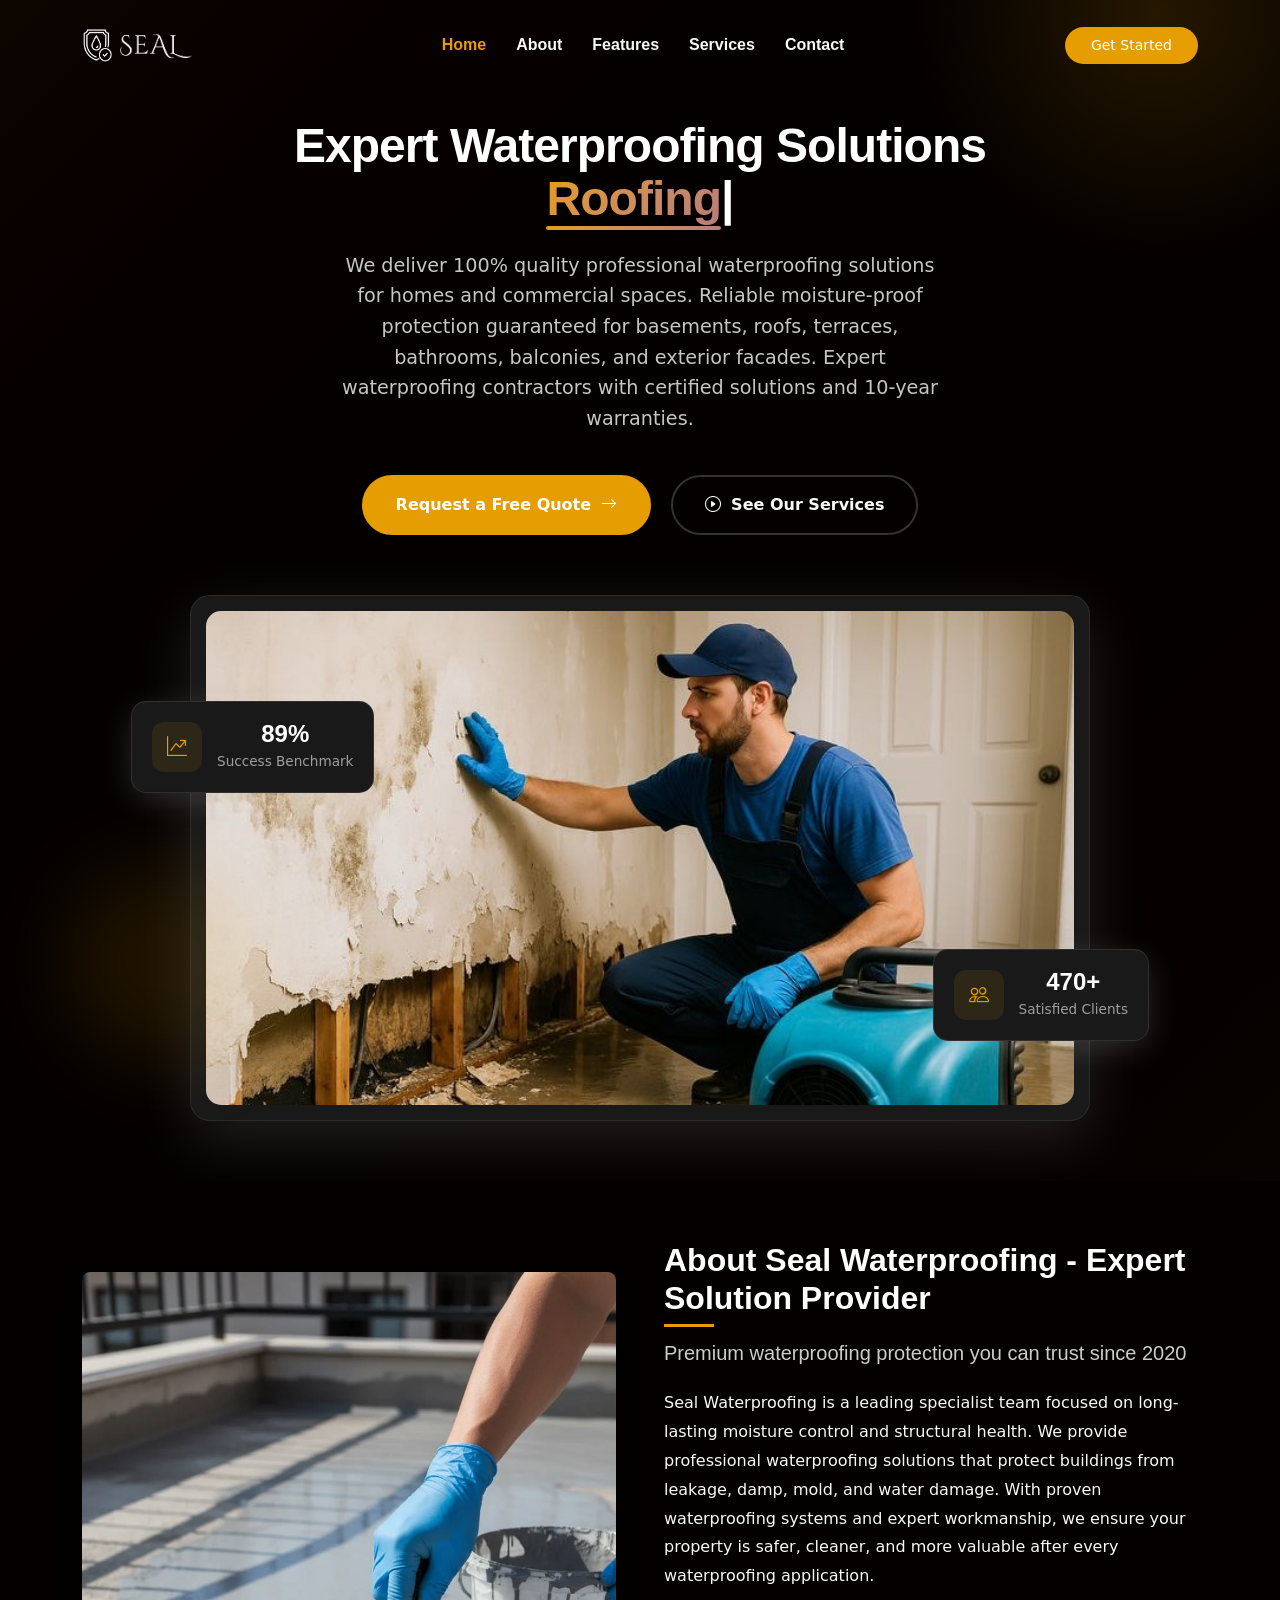
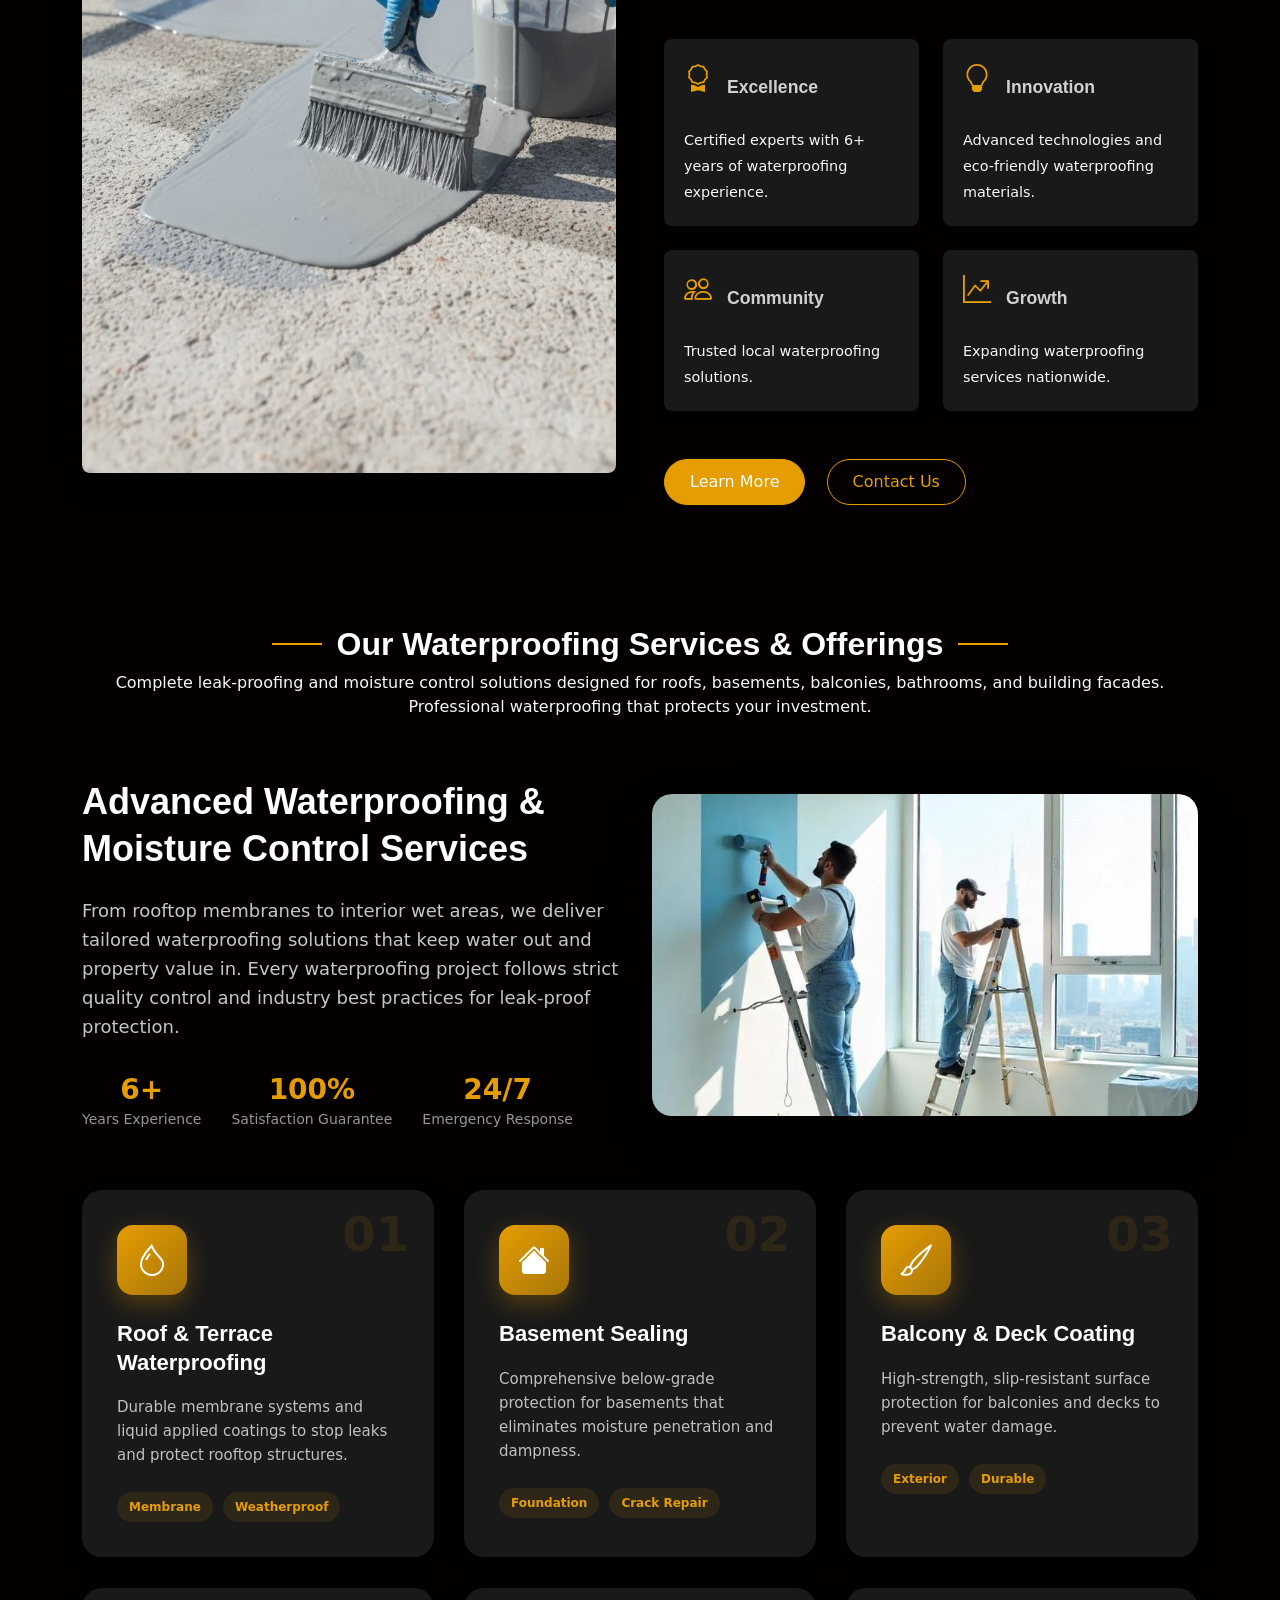
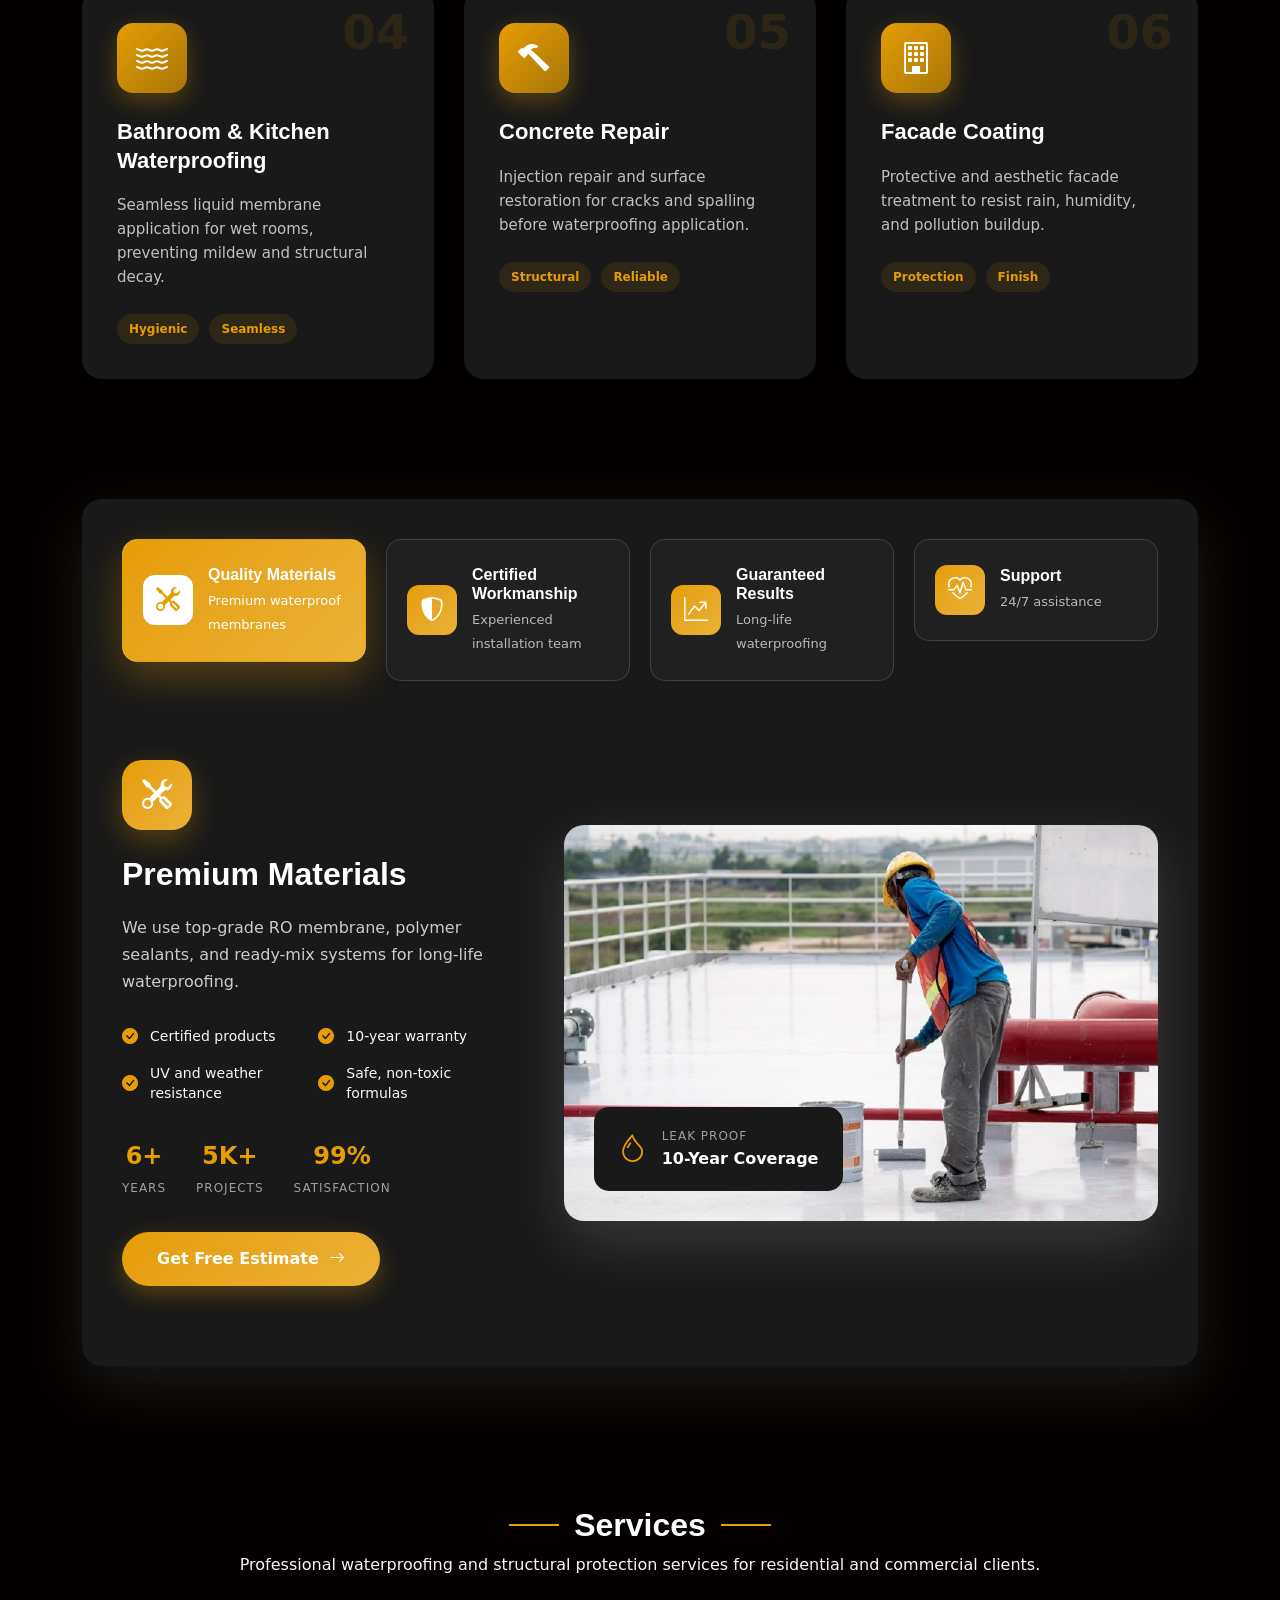
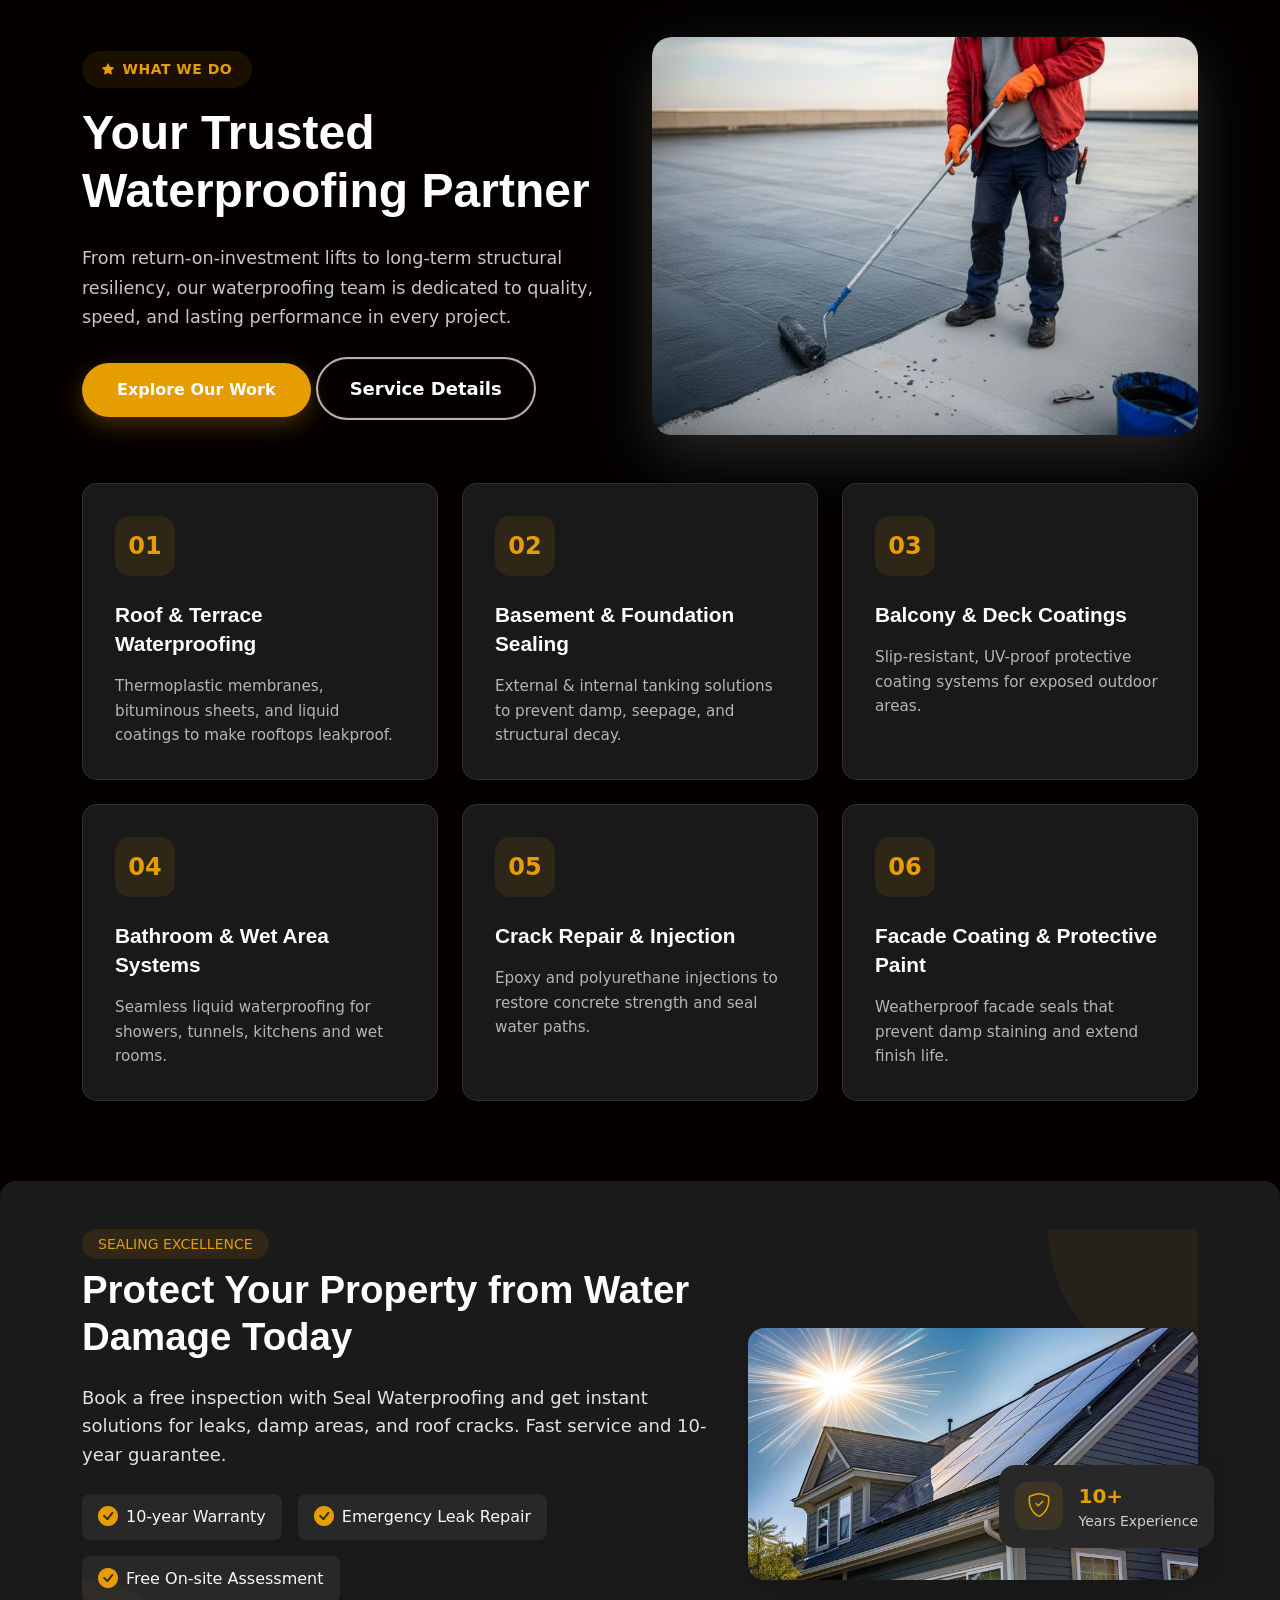
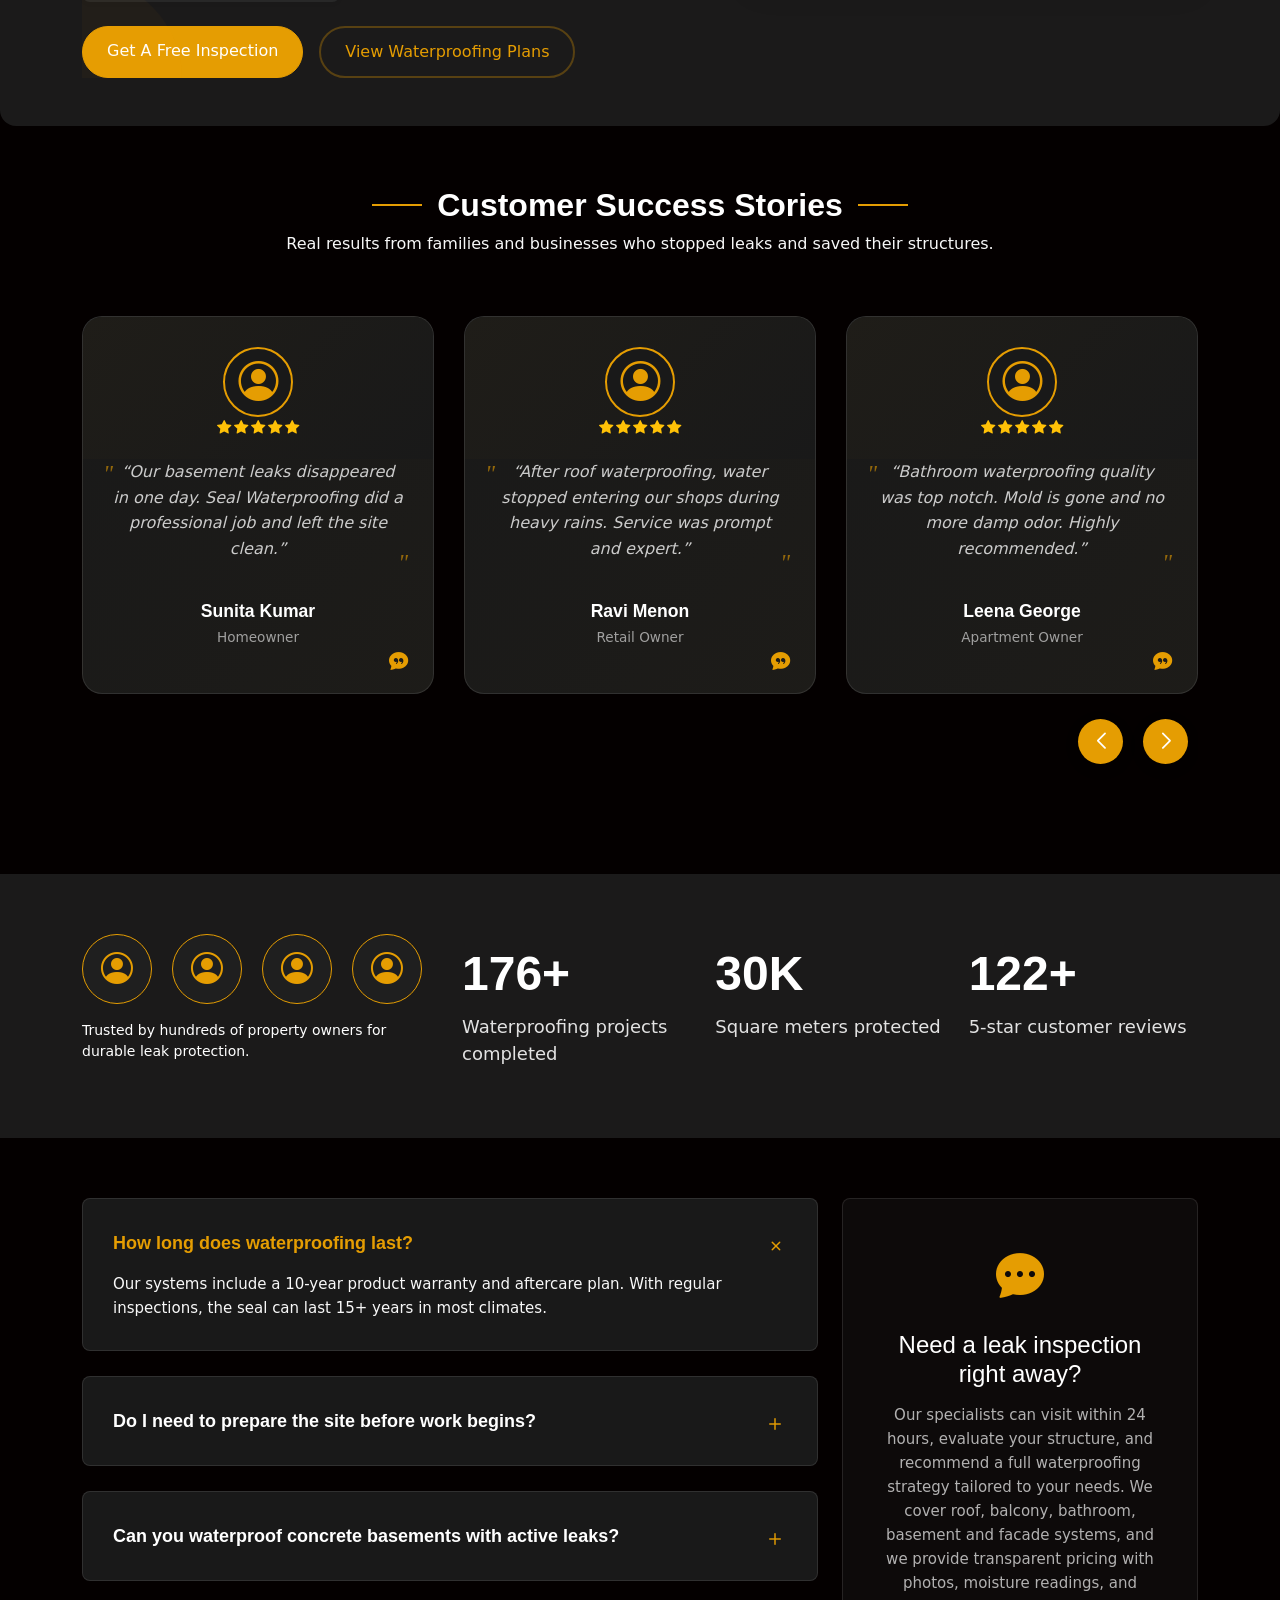
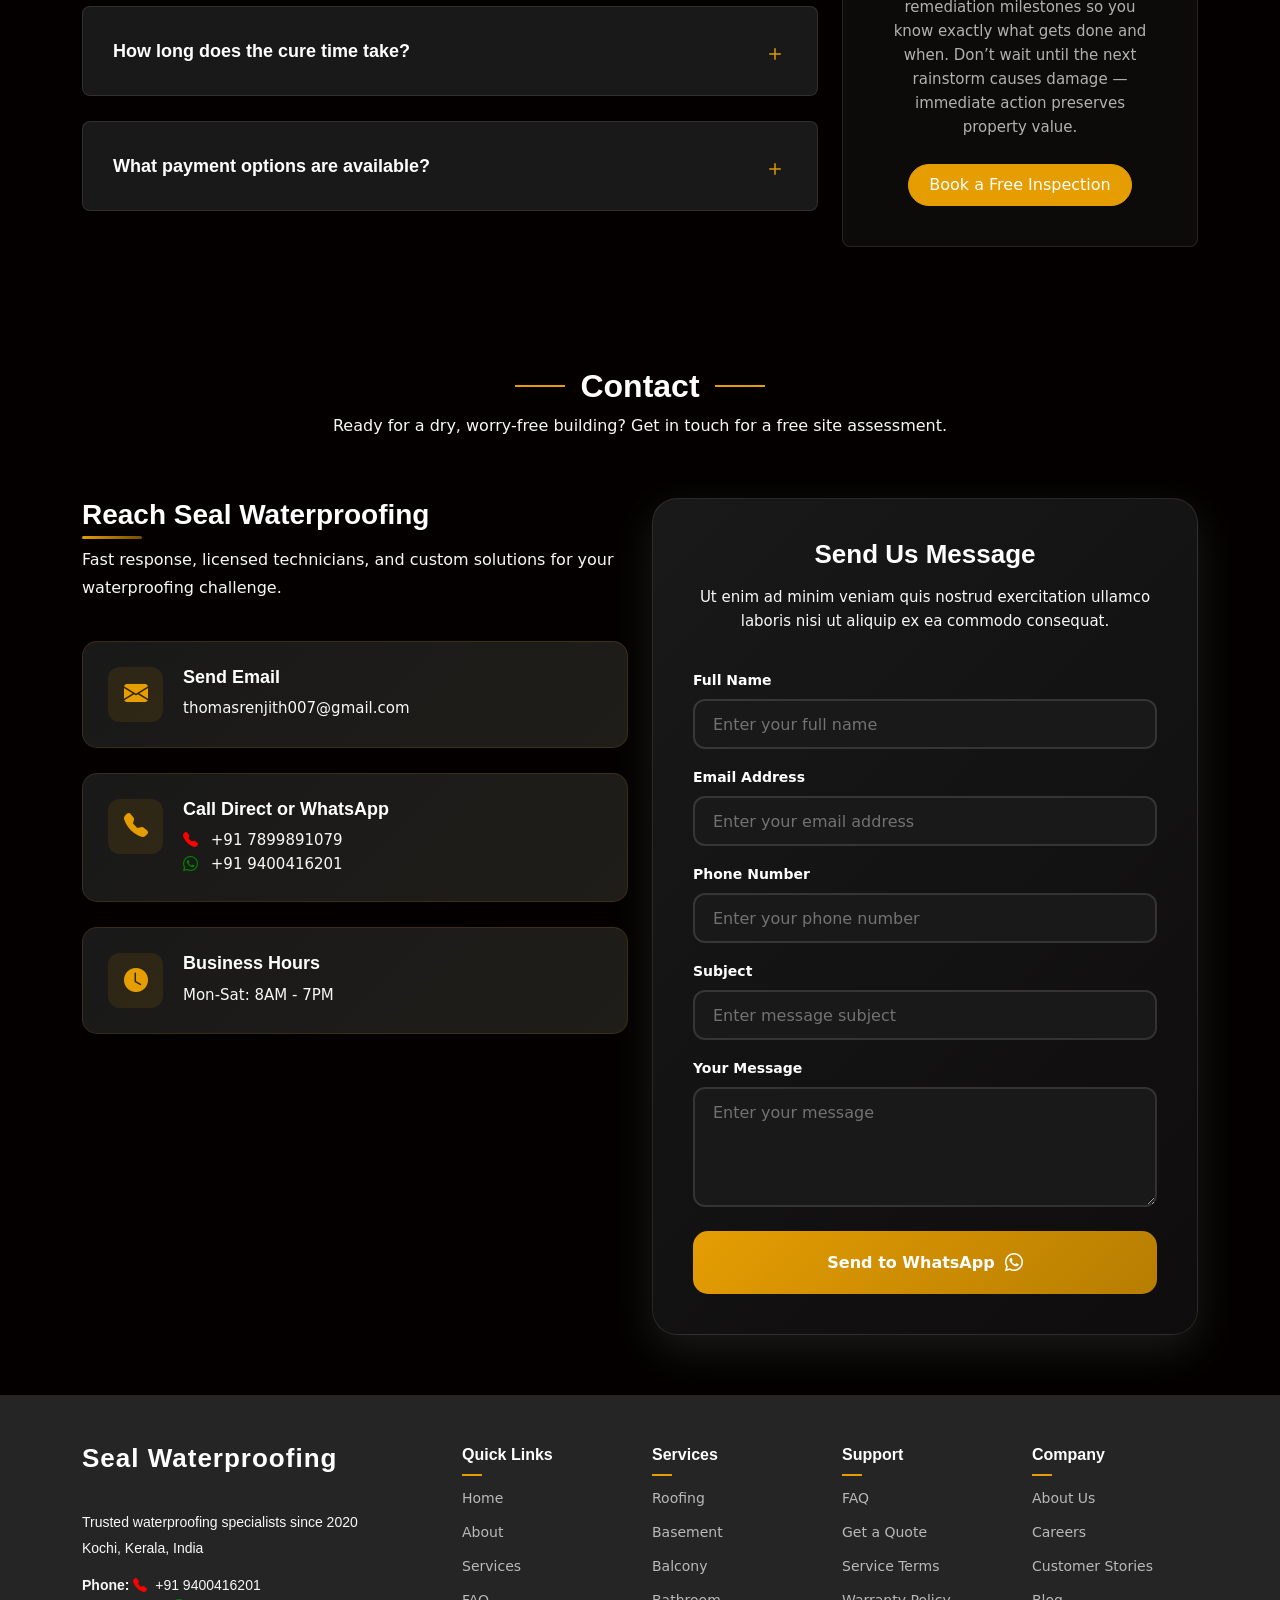
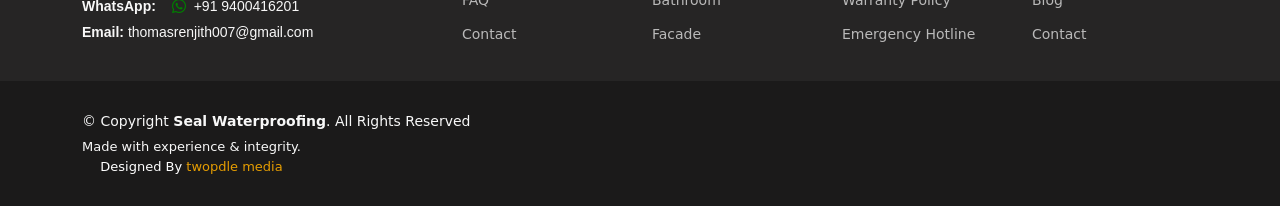
<file: index.html>
<!DOCTYPE html>
<html lang="en">

<head>
  <meta charset="utf-8">
  <meta name="viewport" content="width=device-width, initial-scale=1">

  <title>Seal Waterproofing Solution | Roof, Terrace, Bathroom & Wall Waterproofing in Kerala</title>

  <meta name="description"
    content="Seal Waterproofing Solution offers expert roof waterproofing, terrace waterproofing, bathroom waterproofing, wall leakage repair, basement sealing and facade coating services in Kerala. Contact us for inspection, quote and long-lasting protection.">

  <meta name="keywords"
    content="Seal Waterproofing Solution, Seal Waterproofing, waterproofing services Kerala, roof waterproofing Kerala, terrace waterproofing Kerala, bathroom waterproofing Kerala, wall leakage repair Kerala, basement waterproofing Kerala, facade coating Kerala, waterproofing contractor Kochi">

  <meta name="author" content="Seal Waterproofing Solution">
  <meta name="robots" content="index, follow, max-image-preview:large, max-snippet:-1, max-video-preview:-1">
  <meta name="theme-color" content="#0d6efd">
  <meta name="format-detection" content="telephone=yes">

  <link rel="canonical" href="https://www.sealwaterproofingsolution.com/">

  <!-- Open Graph -->
  <meta property="og:type" content="website">
  <meta property="og:locale" content="en_IN">
  <meta property="og:url" content="https://www.sealwaterproofingsolution.com/">
  <meta property="og:site_name" content="Seal Waterproofing Solution">
  <meta property="og:title" content="Seal Waterproofing Solution | Expert Waterproofing Services in Kerala">
  <meta property="og:description"
    content="Professional waterproofing for roofs, terraces, bathrooms, balconies, basements and walls in Kerala. Call or WhatsApp for a free inspection.">
  <meta property="og:image" content="https://www.sealwaterproofingsolution.com/assets/img/og-image.jpg">
  <meta property="og:image:alt" content="Seal Waterproofing Solution waterproofing services in Kerala">

  <!-- Twitter / X -->
  <meta name="twitter:card" content="summary_large_image">
  <meta name="twitter:title" content="Seal Waterproofing Solution | Waterproofing Services in Kerala">
  <meta name="twitter:description"
    content="Roof, terrace, bathroom, balcony and basement waterproofing services with expert leakage repair in Kerala.">
  <meta name="twitter:image" content="https://www.sealwaterproofingsolution.com/assets/img/og-image.jpg">

  <!-- Geo -->
  <meta name="geo.region" content="IN-KL">
  <meta name="geo.placename" content="Kochi, Kerala">
  <meta name="language" content="English">

  <!-- Favicons -->
  <link rel="icon" href="/assets/img/favicon.png">
  <link rel="apple-touch-icon" href="/assets/img/apple-touch-icon.png">

  <!-- Performance -->
  <link rel="preconnect" href="https://fonts.googleapis.com">
  <link rel="preconnect" href="https://fonts.gstatic.com" crossorigin>

  <!-- Main CSS -->
  <link href="assets/vendor/bootstrap/css/bootstrap.min.css" rel="stylesheet">
  <link href="assets/vendor/bootstrap-icons/bootstrap-icons.css" rel="stylesheet">
  <link href="assets/vendor/aos/aos.css" rel="stylesheet">
  <link href="assets/vendor/glightbox/css/glightbox.min.css" rel="stylesheet">
  <link href="assets/vendor/swiper/swiper-bundle.min.css" rel="stylesheet">
  <link href="assets/css/main.css" rel="stylesheet">

  <!-- Structured Data: Professional Service -->
  <script type="application/ld+json">
  {
    "@context": "https://schema.org",
    "@type": "ProfessionalService",
    "@id": "https://www.sealwaterproofingsolution.com/#business",
    "name": "Seal Waterproofing Solution",
    "alternateName": "Seal Waterproofing",
    "url": "https://www.sealwaterproofingsolution.com/",
    "logo": "https://www.sealwaterproofingsolution.com/assets/img/logo1.png",
    "image": "https://www.sealwaterproofingsolution.com/assets/img/logo1.png",
    "description": "Seal Waterproofing Solution provides roof waterproofing, terrace waterproofing, basement sealing, bathroom waterproofing, wall leakage repair and facade coating services in Kerala.",
    "telephone": "+91-9400416201",
    "email": "thomasrenjith007@gmail.com",
    "address": {
      "@type": "PostalAddress",
      "addressLocality": "Kochi",
      "addressRegion": "Kerala",
      "addressCountry": "IN"
    },
    "areaServed": [
      {
        "@type": "City",
        "name": "Kochi"
      },
      {
        "@type": "State",
        "name": "Kerala"
      }
    ],
    "contactPoint": [
      {
        "@type": "ContactPoint",
        "telephone": "+91-9400416201",
        "contactType": "customer service",
        "areaServed": "IN",
        "availableLanguage": ["English", "Malayalam"]
      }
    ],
    "sameAs": [
      "https://www.facebook.com/sealwaterproofingsolution",
      "https://www.instagram.com/sealwaterproofingsolution",
      "https://www.linkedin.com/company/sealwaterproofingsolution"
    ]
  }
  </script>

  <!-- Structured Data: Website -->
  <script type="application/ld+json">
  {
    "@context": "https://schema.org",
    "@type": "WebSite",
    "@id": "https://www.sealwaterproofingsolution.com/#website",
    "url": "https://www.sealwaterproofingsolution.com/",
    "name": "Seal Waterproofing Solution",
    "publisher": {
      "@id": "https://www.sealwaterproofingsolution.com/#business"
    },
    "potentialAction": {
      "@type": "SearchAction",
      "target": "https://www.sealwaterproofingsolution.com/?s={search_term_string}",
      "query-input": "required name=search_term_string"
    }
  }
  </script>

  <!-- Structured Data: FAQ -->
  <script type="application/ld+json">
  {
    "@context": "https://schema.org",
    "@type": "FAQPage",
    "mainEntity": [
      {
        "@type": "Question",
        "name": "How long does waterproofing last?",
        "acceptedAnswer": {
          "@type": "Answer",
          "text": "The life of waterproofing depends on the surface, system used and maintenance. Regular inspection helps improve long-term performance."
        }
      },
      {
        "@type": "Question",
        "name": "Which areas do you waterproof?",
        "acceptedAnswer": {
          "@type": "Answer",
          "text": "We provide waterproofing for roofs, terraces, bathrooms, balconies, basements, walls and exterior surfaces."
        }
      },
      {
        "@type": "Question",
        "name": "Do you offer site inspection in Kerala?",
        "acceptedAnswer": {
          "@type": "Answer",
          "text": "Yes. Site inspection and assessment can be arranged based on project location and requirements."
        }
      }
    ]
  }
  </script>
</head>

<body class="index-page">

  <header id="header" class="header d-flex align-items-center fixed-top">
    <div class="container position-relative d-flex align-items-center justify-content-between">

      <a href="index.html" class="logo d-flex align-items-center me-auto me-xl-0">
        <!-- Uncomment the line below if you also wish to use an image logo -->
        <img src="assets/img/logo1.png" alt="Seal Waterproofing logo - professional waterproofing services">
        <img src="assets/img/logo2.png" alt="Seal Waterproofing company branding">
      </a>

      <nav id="navmenu" class="navmenu">
        <ul>
          <li><a href="#hero" class="active">Home</a></li>
          <li><a href="#about">About</a></li>
          <li><a href="#features">Features</a></li>
          <li><a href="#services">Services</a></li>

          <li><a href="#contact">Contact</a></li>
        </ul>
        <i class="mobile-nav-toggle d-xl-none bi bi-list"></i>
      </nav>

      <a class="btn-getstarted" href="index.html#about">Get Started</a>

    </div>
  </header>

  <main class="main">

    <!-- Hero Section -->
    <section id="hero" class="hero section">
      <div class="container">
        <div class="hero-wrapper">

          <div class="hero-main-content text-center">
            <h1 class="hero-title" data-aos="zoom-in" data-aos-delay="200">
              Expert Waterproofing Solutions<br>
              <span class="typed" data-typed-items="Roofing,Basement,Balconies,Facade"></span>
            </h1>

            <p class="hero-description" data-aos="fade-up" data-aos-delay="300">
              We deliver 100% quality professional waterproofing solutions for homes and commercial spaces. Reliable
              moisture-proof protection guaranteed for basements, roofs, terraces, bathrooms, balconies, and exterior
              facades. Expert waterproofing contractors with certified solutions and 10-year warranties.
            </p>

            <div class="hero-actions" data-aos="fade-up" data-aos-delay="400">
              <a href="#contact" class="action-btn primary">
                <span>Request a Free Quote</span>
                <i class="bi bi-arrow-right"></i>
              </a>
              <a href="#services" class="action-btn secondary">
                <i class="bi bi-play-circle"></i>
                <span>See Our Services</span>
              </a>
            </div>

            <div class="hero-image-showcase" data-aos="fade-up" data-aos-delay="500">
              <div class="image-wrapper">
                <img src="assets/img/2.jpg" class="img-fluid"
                  alt="Professional waterproofing services and solutions for residential and commercial buildings">
                <div class="floating-card card-1" data-aos="fade-right" data-aos-delay="600">
                  <div class="card-content">
                    <div class="card-icon">
                      <i class="bi bi-graph-up-arrow"></i>
                    </div>
                    <div class="card-info">
                      <h4><span data-purecounter-start="0" data-purecounter-end="89" class="purecounter"></span>%</h4>
                      <p>Success Benchmark</p>
                    </div>
                  </div>
                </div>
                <div class="floating-card card-2" data-aos="fade-left" data-aos-delay="700">
                  <div class="card-content">
                    <div class="card-icon">
                      <i class="bi bi-people"></i>
                    </div>
                    <div class="card-info">
                      <h4><span data-purecounter-start="0" data-purecounter-end="500" class="purecounter"></span>+</h4>
                      <p>Satisfied Clients</p>
                    </div>
                  </div>
                </div>
              </div>
            </div>

          </div>

        </div>
      </div>
    </section><!-- /Hero Section -->

    <!-- About Section -->
    <section id="about" class="about section">

      <div class="container" data-aos="fade-up" data-aos-delay="100">

        <div class="row align-items-center justify-content-between g-lg-5">
          <div class="col-lg-6" data-aos="fade-right" data-aos-delay="200">
            <div class="image-wrapper">
              <img src="assets/img/8.jpg" class="img-fluid rounded"
                alt="Seal Waterproofing team with certified waterproofing experts providing moisture control solutions">
            </div>
          </div>

          <div class="col-lg-6" data-aos="fade-left" data-aos-delay="300">
            <div class="content">
              <h2 class="mb-4">About Seal Waterproofing - Expert Solution Provider</h2>
              <h5 class="mb-4">Premium waterproofing protection you can trust since 2020</h5>

              <p>Seal Waterproofing is a leading specialist team focused on long-lasting moisture control and structural
                health. We provide professional waterproofing solutions that protect buildings from leakage, damp, mold,
                and water damage. With proven waterproofing systems and expert workmanship, we ensure your property is
                safer, cleaner, and more valuable after every waterproofing application.</p>

              <div class="features-list mt-5" data-aos="fade-up" data-aos-delay="400">
                <div class="row g-4">
                  <div class="col-md-6">
                    <div class="feature-item">
                      <div style="display: flex; align-items: center; gap: 15px; margin-bottom: 12px;">
                        <i class="bi bi-award" style="font-size: 28px;"></i>
                        <h5 style="margin: 0;">Excellence</h5>
                      </div>
                      <p>Certified experts with 6+ years of waterproofing experience.</p>
                    </div>
                  </div>
                  <div class="col-md-6">
                    <div class="feature-item">
                      <div style="display: flex; align-items: center; gap: 15px; margin-bottom: 12px;">
                        <i class="bi bi-lightbulb" style="font-size: 28px;"></i>
                        <h5 style="margin: 0;">Innovation</h5>
                      </div>
                      <p>Advanced technologies and eco-friendly waterproofing materials.</p>
                    </div>
                  </div>
                  <div class="col-md-6">
                    <div class="feature-item">
                      <div style="display: flex; align-items: center; gap: 15px; margin-bottom: 12px;">
                        <i class="bi bi-people" style="font-size: 28px;"></i>
                        <h5 style="margin: 0;">Community</h5>
                      </div>
                      <p>Trusted local waterproofing solutions.</p>
                    </div>
                  </div>
                  <div class="col-md-6">
                    <div class="feature-item">
                      <div style="display: flex; align-items: center; gap: 15px; margin-bottom: 12px;">
                        <i class="bi bi-graph-up-arrow" style="font-size: 28px;"></i>
                        <h5 style="margin: 0;">Growth</h5>
                      </div>
                      <p>Expanding waterproofing services nationwide.</p>
                    </div>
                  </div>
                </div>
              </div>

              <div class="mt-5" data-aos="fade-up" data-aos-delay="600">
                <a href="about.html" class="btn btn-primary me-3">Learn More</a>
                <a href="#contact" class="btn btn-outline-primary">Contact Us</a>
              </div>
            </div>
          </div>
        </div>

      </div>

    </section><!-- /About Section -->

    <!-- Features Section -->
    <section id="features" class="features section">

      <!-- Section Title -->
      <div class="container section-title" data-aos="fade-up">
        <h2>Our Waterproofing Services & Offerings</h2>
        <p>Complete leak-proofing and moisture control solutions designed for roofs, basements, balconies, bathrooms,
          and building facades. Professional waterproofing that protects your investment.
        </p>
      </div><!-- End Section Title -->

      <div class="container" data-aos="fade-up" data-aos-delay="100">

        <div class="row align-items-center mb-5">
          <div class="col-lg-6" data-aos="fade-right" data-aos-delay="150">
            <div class="intro-content">
              <h2>Advanced Waterproofing & Moisture Control Services</h2>
              <p>From rooftop membranes to interior wet areas, we deliver tailored waterproofing solutions that keep
                water out and property value in. Every waterproofing project follows strict quality control and industry
                best practices for leak-proof protection.</p>
              <div class="feature-stats">
                <div class="stat-item">
                  <span class="stat-number">6+</span>
                  <span class="stat-label">Years Experience</span>
                </div>
                <div class="stat-item">
                  <span class="stat-number">100%</span>
                  <span class="stat-label">Satisfaction Guarantee</span>
                </div>
                <div class="stat-item">
                  <span class="stat-number">24/7</span>
                  <span class="stat-label">Emergency Response</span>
                </div>
              </div>
            </div>
          </div>
          <div class="col-lg-6" data-aos="fade-left" data-aos-delay="200">
            <div class="intro-image">
              <img src="assets/img/6.jpg"
                alt="Advanced waterproofing solutions for roofs, basements and building protection" class="img-fluid">
            </div>
          </div>
        </div>

        <div class="features-grid">
          <div class="feature-item" data-aos="flip-up" data-aos-delay="250">
            <div class="feature-number">01</div>
            <div class="feature-content">
              <div class="feature-icon">
                <i class="bi bi-droplet"></i>
              </div>
              <h4>Roof & Terrace Waterproofing</h4>
              <p>Durable membrane systems and liquid applied coatings to stop leaks and protect rooftop structures.
              </p>
              <div class="feature-tags">
                <span class="tag">Membrane</span>
                <span class="tag">Weatherproof</span>
              </div>
            </div>
          </div>

          <div class="feature-item" data-aos="flip-up" data-aos-delay="300">
            <div class="feature-number">02</div>
            <div class="feature-content">
              <div class="feature-icon">
                <i class="bi bi-house-fill"></i>
              </div>
              <h4>Basement Sealing</h4>
              <p>Comprehensive below-grade protection for basements that eliminates moisture penetration and dampness.
              </p>
              <div class="feature-tags">
                <span class="tag">Foundation</span>
                <span class="tag">Crack Repair</span>
              </div>
            </div>
          </div>

          <div class="feature-item" data-aos="flip-up" data-aos-delay="350">
            <div class="feature-number">03</div>
            <div class="feature-content">
              <div class="feature-icon">
                <i class="bi bi-brush"></i>
              </div>
              <h4>Balcony & Deck Coating</h4>
              <p>High-strength, slip-resistant surface protection for balconies and decks to prevent water damage.
              </p>
              <div class="feature-tags">
                <span class="tag">Exterior</span>
                <span class="tag">Durable</span>
              </div>
            </div>
          </div>

          <div class="feature-item" data-aos="flip-up" data-aos-delay="400">
            <div class="feature-number">04</div>
            <div class="feature-content">
              <div class="feature-icon">
                <i class="bi bi-water"></i>
              </div>
              <h4>Bathroom & Kitchen Waterproofing</h4>
              <p>Seamless liquid membrane application for wet rooms, preventing mildew and structural decay.
              </p>
              <div class="feature-tags">
                <span class="tag">Hygienic</span>
                <span class="tag">Seamless</span>
              </div>
            </div>
          </div>

          <div class="feature-item" data-aos="flip-up" data-aos-delay="450">
            <div class="feature-number">05</div>
            <div class="feature-content">
              <div class="feature-icon">
                <i class="bi bi-hammer"></i>
              </div>
              <h4>Concrete Repair</h4>
              <p>Injection repair and surface restoration for cracks and spalling before waterproofing application.
              </p>
              <div class="feature-tags">
                <span class="tag">Structural</span>
                <span class="tag">Reliable</span>
              </div>
            </div>
          </div>

          <div class="feature-item" data-aos="flip-up" data-aos-delay="500">
            <div class="feature-number">06</div>
            <div class="feature-content">
              <div class="feature-icon">
                <i class="bi bi-building"></i>
              </div>
              <h4>Facade Coating</h4>
              <p>Protective and aesthetic facade treatment to resist rain, humidity, and pollution buildup.
              </p>
              <div class="feature-tags">
                <span class="tag">Protection</span>
                <span class="tag">Finish</span>
              </div>
            </div>
          </div>
        </div>

      </div>

    </section><!-- /Features Section -->

    <!-- Features Tabs Section -->
    <section id="features-tabs" class="features-tabs section">

      <div class="container" data-aos="fade-up" data-aos-delay="100">

        <div class="tabs-wrapper">
          <ul class="nav nav-tabs" data-aos="fade-up" data-aos-delay="100">

            <li class="nav-item">
              <a class="nav-link active show" data-bs-toggle="tab" data-bs-target="#features-tabs-tab-1">
                <div class="tab-icon">
                  <i class="bi bi-tools"></i>
                </div>
                <div class="tab-content">
                  <h5>Quality Materials</h5>
                  <span>Premium waterproof membranes</span>
                </div>
              </a>
            </li><!-- End tab nav item -->

            <li class="nav-item">
              <a class="nav-link" data-bs-toggle="tab" data-bs-target="#features-tabs-tab-2">
                <div class="tab-icon">
                  <i class="bi bi-shield-shaded"></i>
                </div>
                <div class="tab-content">
                  <h5>Certified Workmanship</h5>
                  <span>Experienced installation team</span>
                </div>
              </a>
            </li><!-- End tab nav item -->

            <li class="nav-item">
              <a class="nav-link" data-bs-toggle="tab" data-bs-target="#features-tabs-tab-3">
                <div class="tab-icon">
                  <i class="bi bi-graph-up-arrow"></i>
                </div>
                <div class="tab-content">
                  <h5>Guaranteed Results</h5>
                  <span>Long-life waterproofing</span>
                </div>
              </a>
            </li><!-- End tab nav item -->

            <li class="nav-item">
              <a class="nav-link" data-bs-toggle="tab" data-bs-target="#features-tabs-tab-4">
                <div class="tab-icon">
                  <i class="bi bi-heart-pulse"></i>
                </div>
                <div class="tab-content">
                  <h5>Support</h5>
                  <span>24/7 assistance</span>
                </div>
              </a>
            </li><!-- End tab nav item -->

          </ul>

          <div class="tab-content" data-aos="fade-up" data-aos-delay="200">

            <div class="tab-pane fade active show" id="features-tabs-tab-1">
              <div class="row align-items-center">

                <div class="col-lg-5">
                  <div class="content-wrapper">
                    <div class="icon-badge">
                      <i class="bi bi-tools"></i>
                    </div>
                    <h3>Premium Materials</h3>
                    <p>We use top-grade RO membrane, polymer sealants, and ready-mix systems for long-life
                      waterproofing.</p>

                    <div class="feature-grid">
                      <div class="feature-item">
                        <i class="bi bi-check-circle-fill"></i>
                        <span>Certified products</span>
                      </div>
                      <div class="feature-item">
                        <i class="bi bi-check-circle-fill"></i>
                        <span>10-year warranty</span>
                      </div>
                      <div class="feature-item">
                        <i class="bi bi-check-circle-fill"></i>
                        <span>UV and weather resistance</span>
                      </div>
                      <div class="feature-item">
                        <i class="bi bi-check-circle-fill"></i>
                        <span>Safe, non-toxic formulas</span>
                      </div>
                    </div>

                    <div class="stats-row">
                      <div class="stat-item">
                        <div class="stat-number">6+</div>
                        <div class="stat-label">Years</div>
                      </div>
                      <div class="stat-item">
                        <div class="stat-number">5K+</div>
                        <div class="stat-label">Projects</div>
                      </div>
                      <div class="stat-item">
                        <div class="stat-number">99%</div>
                        <div class="stat-label">Satisfaction</div>
                      </div>
                    </div>

                    <a href="#contact" class="btn-primary">Get Free Estimate <i class="bi bi-arrow-right"></i></a>
                  </div>
                </div>

                <div class="col-lg-7">
                  <div class="visual-content">
                    <div class="main-image">
                      <img src="assets/img/9.jpg" alt="Expert waterproofing inspection and moisture detection services"
                        class="img-fluid">
                      <div class="floating-card">
                        <i class="bi bi-droplet"></i>
                        <div class="card-content">
                          <span>Leak Proof</span>
                          <strong>10-Year Coverage</strong>
                        </div>
                      </div>
                    </div>
                  </div>
                </div>

              </div>
            </div><!-- End tab content item -->

            <div class="tab-pane fade" id="features-tabs-tab-2">
              <div class="row align-items-center">

                <div class="col-lg-5">
                  <div class="content-wrapper">
                    <div class="icon-badge">
                      <i class="bi bi-shield-shaded"></i>
                    </div>
                    <h3>Certified Workmanship</h3>
                    <p>Our team is trained and certified for all major waterproofing brands and methods for safe,
                      durable application.</p>

                    <div class="feature-grid">
                      <div class="feature-item">
                        <i class="bi bi-check-circle-fill"></i>
                        <span>Trained technicians</span>
                      </div>
                      <div class="feature-item">
                        <i class="bi bi-check-circle-fill"></i>
                        <span>Site-verified process</span>
                      </div>
                      <div class="feature-item">
                        <i class="bi bi-check-circle-fill"></i>
                        <span>Quality inspections</span>
                      </div>
                      <div class="feature-item">
                        <i class="bi bi-check-circle-fill"></i>
                        <span>Warranty documentation</span>
                      </div>
                    </div>

                    <div class="stats-row">
                      <div class="stat-item">
                        <div class="stat-number">100%</div>
                        <div class="stat-label">Approval</div>
                      </div>
                      <div class="stat-item">
                        <div class="stat-number">ISO</div>
                        <div class="stat-label">Certified</div>
                      </div>
                      <div class="stat-item">
                        <div class="stat-number">A+ </div>
                        <div class="stat-label">Safety</div>
                      </div>
                    </div>

                    <a href="#contact" class="btn-primary">Book Site Survey <i class="bi bi-arrow-right"></i></a>
                  </div>
                </div>

                <div class="col-lg-7">
                  <div class="visual-content">
                    <div class="main-image">
                      <img src="assets/img/features/features-2.webp"
                        alt="Basement waterproofing solutions protecting against leaks and moisture damage"
                        class="img-fluid">
                      <div class="floating-card">
                        <i class="bi bi-check-circle"></i>
                        <div class="card-content">
                          <span>Quality</span>
                          <strong>Assured</strong>
                        </div>
                      </div>
                    </div>
                  </div>
                </div>

              </div>
            </div><!-- End tab content item -->

            <div class="tab-pane fade" id="features-tabs-tab-3">
              <div class="row align-items-center">

                <div class="col-lg-5">
                  <div class="content-wrapper">
                    <div class="icon-badge">
                      <i class="bi bi-graph-up-arrow"></i>
                    </div>
                    <h3>Swift Execution</h3>
                    <p>Fast turnaround with minimal disruption using mobile crews, current schedules, and proven
                      implementations.</p>

                    <div class="feature-grid">
                      <div class="feature-item">
                        <i class="bi bi-check-circle-fill"></i>
                        <span>Rapid preparation</span>
                      </div>
                      <div class="feature-item">
                        <i class="bi bi-check-circle-fill"></i>
                        <span>24-72h cure times</span>
                      </div>
                      <div class="feature-item">
                        <i class="bi bi-check-circle-fill"></i>
                        <span>Minimal downtime</span>
                      </div>
                      <div class="feature-item">
                        <i class="bi bi-check-circle-fill"></i>
                        <span>On-time delivery</span>
                      </div>
                    </div>

                    <div class="stats-row">
                      <div class="stat-item">
                        <div class="stat-number">100%</div>
                        <div class="stat-label">On schedule</div>
                      </div>
                      <div class="stat-item">
                        <div class="stat-number">99%</div>
                        <div class="stat-label">Completion</div>
                      </div>
                      <div class="stat-item">
                        <div class="stat-number">96%</div>
                        <div class="stat-label">Referral</div>
                      </div>
                    </div>

                    <a href="#contact" class="btn-primary">Schedule Work <i class="bi bi-arrow-right"></i></a>
                  </div>
                </div>

                <div class="col-lg-7">
                  <div class="visual-content">
                    <div class="main-image">
                      <img src="assets/img/features/features-6.webp"
                        alt="Roof waterproofing and terrace protection systems" class="img-fluid">
                      <div class="floating-card">
                        <i class="bi bi-clock-history"></i>
                        <div class="card-content">
                          <span>Fast</span>
                          <strong>Efficient</strong>
                        </div>
                      </div>
                    </div>
                  </div>
                </div>

              </div>
            </div><!-- End tab content item -->

            <div class="tab-pane fade" id="features-tabs-tab-4">
              <div class="row align-items-center">

                <div class="col-lg-5">
                  <div class="content-wrapper">
                    <div class="icon-badge">
                      <i class="bi bi-heart-pulse"></i>
                    </div>
                    <h3>Dedicated Support</h3>
                    <p>Customer support, maintenance visits, and emergency leak response around the clock for total
                      peace of mind.</p>

                    <div class="feature-grid">
                      <div class="feature-item">
                        <i class="bi bi-check-circle-fill"></i>
                        <span>24/7 hotline</span>
                      </div>
                      <div class="feature-item">
                        <i class="bi bi-check-circle-fill"></i>
                        <span>Annual inspections</span>
                      </div>
                      <div class="feature-item">
                        <i class="bi bi-check-circle-fill"></i>
                        <span>Repair support</span>
                      </div>
                      <div class="feature-item">
                        <i class="bi bi-check-circle-fill"></i>
                        <span>Client guidance</span>
                      </div>
                    </div>

                    <div class="stats-row">
                      <div class="stat-item">
                        <div class="stat-number">24/7</div>
                        <div class="stat-label">Support</div>
                      </div>
                      <div class="stat-item">
                        <div class="stat-number">2h</div>
                        <div class="stat-label">Response</div>
                      </div>
                      <div class="stat-item">
                        <div class="stat-number">100%</div>
                        <div class="stat-label">Assistance</div>
                      </div>
                    </div>

                    <a href="#contact" class="btn-primary">Request Service <i class="bi bi-arrow-right"></i></a>
                  </div>
                </div>

                <div class="col-lg-7">
                  <div class="visual-content">
                    <div class="main-image">
                      <img src="assets/img/features/features-1.webp" alt="Balcony waterproofing and facade protection"
                        class="img-fluid">
                      <div class="floating-card">
                        <i class="bi bi-headset"></i>
                        <div class="card-content">
                          <span>Support</span>
                          <strong>Always Here</strong>
                        </div>
                      </div>
                    </div>
                  </div>
                </div>

              </div>
            </div><!-- End tab content item -->

          </div>
        </div>

      </div>

    </section><!-- /Features Tabs Section -->

    <!-- Services Section -->
    <section id="services" class="services section">

      <!-- Section Title -->
      <div class="container section-title" data-aos="fade-up">
        <h2>Services</h2>
        <p>Professional waterproofing and structural protection services for residential and commercial clients.</p>
      </div><!-- End Section Title -->

      <div class="container" data-aos="fade-up" data-aos-delay="100">

        <div class="row align-items-center">
          <div class="col-lg-6">
            <div class="intro-content" data-aos="fade-right" data-aos-delay="100">
              <div class="section-badge mb-3" data-aos="zoom-in" data-aos-delay="50">
                <i class="bi bi-star-fill"></i>
                <span>WHAT WE DO</span>
              </div>
              <h2 class="section-heading mb-4">Your Trusted Waterproofing Partner</h2>
              <p class="section-description mb-4">From return-on-investment lifts to long-term structural resiliency,
                our waterproofing team is dedicated to quality, speed, and lasting performance in every project.</p>
              <a href="#" class="cta-button" data-aos="fade-right" data-aos-delay="200">
                Explore Our Work
              </a>

              <a href="service-details.html" class="cta-secondary"
                style="display: inline-flex; align-items: center; gap: 14px; padding: 16px 32px; border: 2px solid rgba(255,255,255,0.7); border-radius: 999px; color: white; text-decoration: none; font-size: 18px; font-weight: 600; background: transparent; box-shadow: 0 0 0 1px rgba(255,255,255,0.08) inset;"
                target="_blank" rel="noopener noreferrer">
                <span style="color: white;">Service Details</span>
              </a>
            </div>
          </div>
          <div class="col-lg-6">
            <div class="hero-visual" data-aos="fade-left" data-aos-delay="150">
              <img src="assets/img/10.jpg"
                alt="Professional waterproofing services including sealing and coating applications" class="img-fluid">
            </div>
          </div>
        </div>

        <div class="services-grid mt-5">
          <div class="row g-4">
            <div class="col-lg-4 col-md-6" data-aos="fade-up" data-aos-delay="100">
              <div class="service-card">
                <div class="card-number">
                  <span>01</span>
                </div>
                <div class="card-content">
                  <h5 class="service-title">
                    <a href="#">Roof & Terrace Waterproofing</a>
                  </h5>
                  <p class="service-description">Thermoplastic membranes, bituminous sheets, and liquid coatings to make
                    rooftops leakproof.</p>
                </div>
              </div>
            </div><!-- End Service Card -->

            <div class="col-lg-4 col-md-6" data-aos="fade-up" data-aos-delay="200">
              <div class="service-card">
                <div class="card-number">
                  <span>02</span>
                </div>
                <div class="card-content">
                  <h5 class="service-title">
                    <a href="#">Basement & Foundation Sealing</a>
                  </h5>
                  <p class="service-description">External & internal tanking solutions to prevent damp, seepage, and
                    structural decay.</p>
                </div>
              </div>
            </div><!-- End Service Card -->

            <div class="col-lg-4 col-md-6" data-aos="fade-up" data-aos-delay="300">
              <div class="service-card">
                <div class="card-number">
                  <span>03</span>
                </div>
                <div class="card-content">
                  <h5 class="service-title">
                    <a href="#">Balcony & Deck Coatings</a>
                  </h5>
                  <p class="service-description">Slip-resistant, UV-proof protective coating systems for exposed outdoor
                    areas.</p>
                </div>
              </div>
            </div><!-- End Service Card -->

            <div class="col-lg-4 col-md-6" data-aos="fade-up" data-aos-delay="100">
              <div class="service-card">
                <div class="card-number">
                  <span>04</span>
                </div>
                <div class="card-content">
                  <h5 class="service-title">
                    <a href="#">Bathroom & Wet Area Systems</a>
                  </h5>
                  <p class="service-description">Seamless liquid waterproofing for showers, tunnels, kitchens and wet
                    rooms.</p>
                </div>
              </div>
            </div><!-- End Service Card -->

            <div class="col-lg-4 col-md-6" data-aos="fade-up" data-aos-delay="200">
              <div class="service-card">
                <div class="card-number">
                  <span>05</span>
                </div>
                <div class="card-content">
                  <h5 class="service-title">
                    <a href="#">Crack Repair & Injection</a>
                  </h5>
                  <p class="service-description">Epoxy and polyurethane injections to restore concrete strength and seal
                    water paths.</p>
                </div>
              </div>
            </div><!-- End Service Card -->

            <div class="col-lg-4 col-md-6" data-aos="fade-up" data-aos-delay="300">
              <div class="service-card">
                <div class="card-number">
                  <span>06</span>
                </div>
                <div class="card-content">
                  <h5 class="service-title">
                    <a href="#">Facade Coating & Protective Paint</a>
                  </h5>
                  <p class="service-description">Weatherproof facade seals that prevent damp staining and extend finish
                    life.</p>
                </div>
              </div>
            </div><!-- End Service Card -->

            <!-- End Service Card -->

          </div>
        </div>

      </div>

    </section><!-- /Services Section -->

    <!-- Call To Action Section -->
    <section id="call-to-action" class="call-to-action section light-background">

      <div class="container" data-aos="fade-up" data-aos-delay="100">

        <div class="advertise-1 d-flex flex-column flex-lg-row gap-4 align-items-center position-relative">

          <div class="content-left flex-grow-1" data-aos="fade-right" data-aos-delay="200">
            <span class="badge text-uppercase mb-2">Sealing Excellence</span>
            <h2>Protect Your Property from Water Damage Today</h2>
            <p class="my-4">Book a free inspection with Seal Waterproofing and get instant solutions for leaks, damp
              areas, and roof cracks. Fast service and 10-year guarantee.</p>

            <div class="features d-flex flex-wrap gap-3 mb-4">
              <div class="feature-item">
                <i class="bi bi-check-circle-fill"></i>
                <span>10-year Warranty</span>
              </div>
              <div class="feature-item">
                <i class="bi bi-check-circle-fill"></i>
                <span>Emergency Leak Repair</span>
              </div>
              <div class="feature-item">
                <i class="bi bi-check-circle-fill"></i>
                <span>Free On-site Assessment</span>
              </div>
            </div>

            <div class="cta-buttons d-flex flex-wrap gap-3">
              <a href="#contact" class="btn btn-primary">Get A Free Inspection</a>
              <a href="#services" class="btn btn-outline">View Waterproofing Plans</a>
            </div>
          </div>

          <div class="content-right position-relative" data-aos="fade-left" data-aos-delay="300">
            <img src="assets/img/11.jpg" alt="Waterproofing Work" class="img-fluid rounded-4">
            <div class="floating-card">
              <div class="card-icon">
                <i class="bi bi-shield-check"></i>
              </div>
              <div class="card-content">
                <span class="stats-number">10+</span>
                <span class="stats-text">Years Experience</span>
              </div>
            </div>
          </div>

          <div class="decoration">
            <div class="circle-1"></div>
            <div class="circle-2"></div>
          </div>

        </div>

      </div>

    </section><!-- /Call To Action Section -->

    <!-- Testimonials Section -->
    <section id="testimonials" class="testimonials section">

      <!-- Section Title -->
      <div class="container section-title" data-aos="fade-up">
        <h2>Customer Success Stories</h2>
        <p>Real results from families and businesses who stopped leaks and saved their structures.</p>
      </div><!-- End Section Title -->

      <div class="container" data-aos="fade-up" data-aos-delay="100">

        <div class="testimonial-slider swiper init-swiper">
          <script type="application/json" class="swiper-config">
            {
              "loop": true,
              "speed": 600,
              "autoplay": {
                "delay": 4500
              },
              "slidesPerView": 1,
              "spaceBetween": 30,
              "navigation": {
                "nextEl": ".swiper-button-next",
                "prevEl": ".swiper-button-prev"
              },
              "breakpoints": {
                "768": {
                  "slidesPerView": 2
                },
                "1200": {
                  "slidesPerView": 3
                }
              }
            }
          </script>

          <div class="swiper-wrapper">

            <!-- Testimonial Slide 1 -->
            <div class="swiper-slide">
              <div class="testimonial-item" data-aos="zoom-in" data-aos-delay="200">
                <div class="testimonial-header">
                  <div class="testimonial-avatar"><i class="bi bi-person-circle"></i></div>
                  <div class="rating">
                    <i class="bi bi-star-fill"></i>
                    <i class="bi bi-star-fill"></i>
                    <i class="bi bi-star-fill"></i>
                    <i class="bi bi-star-fill"></i>
                    <i class="bi bi-star-fill"></i>
                  </div>
                </div>
                <div class="testimonial-body">
                  <p>“Our basement leaks disappeared in one day. Seal Waterproofing did a professional job and left the
                    site clean.”</p>
                </div>
                <div class="testimonial-footer">
                  <h5>Sunita Kumar</h5>
                  <span>Homeowner</span>
                  <div class="quote-icon">
                    <i class="bi bi-chat-quote-fill"></i>
                  </div>
                </div>
              </div>
            </div><!-- End Testimonial Slide -->

            <!-- Testimonial Slide 2 -->
            <div class="swiper-slide">
              <div class="testimonial-item" data-aos="zoom-in" data-aos-delay="300">
                <div class="testimonial-header">
                  <div class="testimonial-avatar"><i class="bi bi-person-circle"></i></div>
                  <div class="rating">
                    <i class="bi bi-star-fill"></i>
                    <i class="bi bi-star-fill"></i>
                    <i class="bi bi-star-fill"></i>
                    <i class="bi bi-star-fill"></i>
                    <i class="bi bi-star-fill"></i>
                  </div>
                </div>
                <div class="testimonial-body">
                  <p>“After roof waterproofing, water stopped entering our shops during heavy rains. Service was prompt
                    and expert.”</p>
                </div>
                <div class="testimonial-footer">
                  <h5>Ravi Menon</h5>
                  <span>Retail Owner</span>
                  <div class="quote-icon">
                    <i class="bi bi-chat-quote-fill"></i>
                  </div>
                </div>
              </div>
            </div><!-- End Testimonial Slide -->

            <!-- Testimonial Slide 3 -->
            <div class="swiper-slide">
              <div class="testimonial-item" data-aos="zoom-in" data-aos-delay="400">
                <div class="testimonial-header">
                  <div class="testimonial-avatar"><i class="bi bi-person-circle"></i></div>
                  <div class="rating">
                    <i class="bi bi-star-fill"></i>
                    <i class="bi bi-star-fill"></i>
                    <i class="bi bi-star-fill"></i>
                    <i class="bi bi-star-fill"></i>
                    <i class="bi bi-star-fill"></i>
                  </div>
                </div>
                <div class="testimonial-body">
                  <p>“Bathroom waterproofing quality was top notch. Mold is gone and no more damp odor. Highly
                    recommended.”</p>
                </div>
                <div class="testimonial-footer">
                  <h5>Leena George</h5>
                  <span>Apartment Owner</span>
                  <div class="quote-icon">
                    <i class="bi bi-chat-quote-fill"></i>
                  </div>
                </div>
              </div>
            </div><!-- End Testimonial Slide -->

            <!-- Testimonial Slide 4 -->
            <div class="swiper-slide">
              <div class="testimonial-item" data-aos="zoom-in" data-aos-delay="500">
                <div class="testimonial-header">
                  <div class="testimonial-avatar"><i class="bi bi-person-circle"></i></div>
                  <div class="rating">
                    <i class="bi bi-star-fill"></i>
                    <i class="bi bi-star-fill"></i>
                    <i class="bi bi-star-fill"></i>
                    <i class="bi bi-star-fill"></i>
                    <i class="bi bi-star-fill"></i>
                  </div>
                </div>
                <div class="testimonial-body">
                  <p>“Installed facade coating has held up for two years with zero peeling. The team is responsive and
                    reliable.”</p>
                </div>
                <div class="testimonial-footer">
                  <h5>Arun Nair</h5>
                  <span>Building Manager</span>
                  <div class="quote-icon">
                    <i class="bi bi-chat-quote-fill"></i>
                  </div>
                </div>
              </div>
            </div><!-- End Testimonial Slide -->

            <!-- Testimonial Slide 5 -->
            <div class="swiper-slide">
              <div class="testimonial-item" data-aos="zoom-in" data-aos-delay="600">
                <div class="testimonial-header">
                  <div class="testimonial-avatar"><i class="bi bi-person-circle"></i></div>
                  <div class="rating">
                    <i class="bi bi-star-fill"></i>
                    <i class="bi bi-star-fill"></i>
                    <i class="bi bi-star-fill"></i>
                    <i class="bi bi-star-fill"></i>
                    <i class="bi bi-star-fill"></i>
                  </div>
                </div>
                <div class="testimonial-body">
                  <p>“The moisture report and step-by-step repair plan gave me confidence. Work was completed on time
                    and on budget.”</p>
                </div>
                <div class="testimonial-footer">
                  <h5>Sahana Das</h5>
                  <span>Home Renovator</span>
                  <div class="quote-icon">
                    <i class="bi bi-chat-quote-fill"></i>
                  </div>
                </div>
              </div>
            </div><!-- End Testimonial Slide -->

          </div>

          <div class="swiper-navigation">
            <div class="swiper-button-prev"></div>
            <div class="swiper-button-next"></div>
          </div>

        </div>

      </div>

    </section><!-- /Testimonials Section -->

    <!-- Stats Section -->
    <section id="stats" class="stats section light-background">

      <div class="container" data-aos="fade-up" data-aos-delay="100">

        <div class="row align-items-center">
          <div class="col-lg-4" data-aos="fade-up" data-aos-delay="200">
            <div class="avatars d-flex align-items-center gap-2">
              <div class="avatar-icon rounded-circle"><i class="bi bi-person-circle"></i></div>
              <div class="avatar-icon rounded-circle"><i class="bi bi-person-circle"></i></div>
              <div class="avatar-icon rounded-circle"><i class="bi bi-person-circle"></i></div>
              <div class="avatar-icon rounded-circle"><i class="bi bi-person-circle"></i></div>
            </div>
            <p class="small text-white mt-3">Trusted by hundreds of property owners for durable leak protection.</p>
          </div>

          <div class="col-lg-8">
            <div class="row counters">
              <div class="col-md-4" data-aos="fade-up" data-aos-delay="300">
                <h2><span data-purecounter-start="0" data-purecounter-end="185" data-purecounter-duration="1"
                    class="purecounter"></span>+</h2>
                <p>Waterproofing projects completed</p>
              </div>

              <div class="col-md-4" data-aos="fade-up" data-aos-delay="400">
                <h2><span data-purecounter-start="0" data-purecounter-end="32" data-purecounter-duration="1"
                    class="purecounter"></span>K</h2>
                <p>Square meters protected</p>
              </div>

              <div class="col-md-4" data-aos="fade-up" data-aos-delay="500">
                <h2><span data-purecounter-start="0" data-purecounter-end="128" data-purecounter-duration="1"
                    class="purecounter"></span>+</h2>
                <p>5-star customer reviews</p>
              </div>
            </div>
          </div>
        </div>
      </div>

    </section><!-- /Stats Section -->

    <!-- Faq Section -->
    <section id="faq" class="faq section">

      <div class="container" data-aos="fade-up" data-aos-delay="100">

        <div class="row gy-4 justify-content-between">
          <div class="col-lg-8">

            <div class="faq-list">
              <div class="faq-item faq-active" data-aos="fade-up" data-aos-delay="100">
                <h3>How long does waterproofing last?</h3>
                <div class="faq-content">
                  <p>
                    Our systems include a 10-year product warranty and aftercare plan. With regular inspections, the
                    seal can last 15+ years in most climates.
                  </p>
                </div>
                <i class="bi bi-plus faq-toggle"></i>
              </div><!-- End FAQ Item-->

              <div class="faq-item" data-aos="fade-up" data-aos-delay="200">
                <h3>Do I need to prepare the site before work begins?</h3>
                <div class="faq-content">
                  <p>
                    We perform entire pre-construction prep: cleaning, crack stitching, and substrate repairs. Your only
                    task is to clear furniture and valuables from the area to be sealed.
                  </p>
                </div>
                <i class="bi bi-plus faq-toggle"></i>
              </div><!-- End FAQ Item-->

              <div class="faq-item" data-aos="fade-up" data-aos-delay="300">
                <h3>Can you waterproof concrete basements with active leaks?</h3>
                <div class="faq-content">
                  <p>
                    Totally. We use a combination of injection grouting and external tanking to stop active seepage,
                    followed by an internal waterproof membrane for redundant protection.
                  </p>
                </div>
                <i class="bi bi-plus faq-toggle"></i>
              </div><!-- End FAQ Item-->

              <div class="faq-item" data-aos="fade-up" data-aos-delay="400">
                <h3>How long does the cure time take?</h3>
                <div class="faq-content">
                  <p>
                    Typical cure is 24-48 hours for fast-dry polyurethane top coats; 5-7 days for cementitious and
                    crystalline systems before full service exposure. We provide exact timelines in your project quote.
                  </p>
                </div>
                <i class="bi bi-plus faq-toggle"></i>
              </div><!-- End FAQ Item-->

              <div class="faq-item" data-aos="fade-up" data-aos-delay="500">
                <h3>What payment options are available?</h3>
                <div class="faq-content">
                  <p>
                    We accept bank transfers, UPI/QR, and major cards. A 30% booking advance secures materials and
                    scheduling, with the remainder after completion and handover.
                  </p>
                </div>
                <i class="bi bi-plus faq-toggle"></i>
              </div><!-- End FAQ Item-->

            </div>

          </div>

          <div class="col-lg-4" data-aos="fade-up" data-aos-delay="200">
            <div class="faq-card">
              <i class="bi bi-chat-dots-fill"></i>
              <h3>Need a leak inspection right away?</h3>
              <p>Our specialists can visit within 24 hours, evaluate your structure, and recommend a full waterproofing
                strategy tailored to your needs. We cover roof, balcony, bathroom, basement and facade systems, and we
                provide transparent pricing with photos, moisture readings, and remediation milestones so you know
                exactly what gets done and when. Don’t wait until the next rainstorm causes damage — immediate action
                preserves property value.</p>
              <a href="#contact" class="btn btn-primary">Book a Free Inspection</a>
            </div>
          </div>
        </div>

      </div>

    </section><!-- /Faq Section -->

    <!-- Contact Section -->
    <section id="contact" class="contact section">
      <!-- Section Title -->
      <div class="container section-title" data-aos="fade-up">
        <h2>Contact</h2>
        <p>Ready for a dry, worry-free building? Get in touch for a free site assessment.</p>
      </div><!-- End Section Title -->

      <div class="container" data-aos="fade-up" data-aos-delay="100">
        <div class="row">
          <div class="col-lg-6 mb-5" data-aos="fade-right" data-aos-delay="200">
            <div class="contact-info-section h-100">
              <div class="info-header">
                <h3>Reach Seal Waterproofing</h3>
                <p>Fast response, licensed technicians, and custom solutions for your waterproofing challenge.</p>
              </div>

              <div class="contact-info-grid">
                <div class="info-item" data-aos="zoom-in" data-aos-delay="300">
                  <div class="info-icon">
                    <i class="bi bi-envelope-fill"></i>
                  </div>
                  <div class="info-content">
                    <h5>Send Email</h5>
                    <p>thomasrenjith007@gmail.com</p>
                  </div>
                </div>

                <div class="info-item" data-aos="zoom-in" data-aos-delay="350">
                  <div class="info-icon">
                    <i class="bi bi-telephone-fill"></i>
                  </div>
                  <div class="info-content">
                    <h5>Call Direct or WhatsApp</h5>

                    <p>
                      <i class="bi bi-telephone-fill me-2" style="color: red;"></i>
                      <a href="tel:+917899891079" style="text-decoration: none; color: inherit;">
                        +91 7899891079
                      </a>
                    </p>

                    <p>
                      <i class="bi bi-whatsapp me-2" style="color: green;"></i>
                      <a href="https://wa.me/919400416201?text=Hello%2C%20I%20would%20like%20to%20know%20more%20about%20your%20services%20and%20available%20solutions%20for%20my%20requirements."
                        target="_blank" style="text-decoration: none; color: inherit;">
                        +91 9400416201
                      </a>
                    </p>
                  </div>
                </div>

                <div class="info-item" data-aos="zoom-in" data-aos-delay="400">
                  <div class="info-icon">
                    <i class="bi bi-clock-fill"></i>
                  </div>
                  <div class="info-content">
                    <h5>Business Hours</h5>
                    <p>Mon-Sat: 8AM - 7PM</p>
                  </div>
                </div>
              </div>
            </div>
          </div>

          <div class="col-lg-6" data-aos="fade-left" data-aos-delay="200">
            <div class="contact-form-wrapper h-100">
              <div class="form-header">
                <h3>Send Us Message</h3>
                <p>Ut enim ad minim veniam quis nostrud exercitation ullamco laboris nisi ut aliquip ex ea commodo
                  consequat.</p>
              </div>

              <form action="forms/contact.php" method="post" class="php-email-form">
                <div class="mb-3">
                  <label for="contactName" class="form-label">Full Name</label>
                  <input type="text" name="name" class="form-control" id="contactName"
                    placeholder="Enter your full name" required="">
                </div>

                <div class="mb-3">
                  <label for="contactEmail" class="form-label">Email Address</label>
                  <input type="email" class="form-control" name="email" id="contactEmail"
                    placeholder="Enter your email address" required="">
                </div>

                <div class="mb-3">
                  <label for="contactPhone" class="form-label">Phone Number</label>
                  <input type="tel" class="form-control" name="phone" id="contactPhone"
                    placeholder="Enter your phone number">
                </div>

                <div class="mb-3">
                  <label for="contactSubject" class="form-label">Subject</label>
                  <input type="text" class="form-control" name="subject" id="contactSubject"
                    placeholder="Enter message subject" required="">
                </div>

                <div class="mb-4">
                  <label for="contactMessage" class="form-label">Your Message</label>
                  <textarea class="form-control message-textarea" name="message" id="contactMessage" rows="5"
                    placeholder="Enter your message" required=""></textarea>
                </div>

                <div class="my-3">
                  <div class="loading">Loading</div>
                  <div class="error-message"></div>
                  <div class="sent-message">Your message has been sent. Thank you!</div>
                </div>

                <button type="submit" class="submit-btn">
                  <span>Send to WhatsApp</span>
                  <i class="bi bi-whatsapp"></i>
                </button>
              </form>
            </div>
          </div>
        </div>
      </div>
    </section><!-- /Contact Section -->

  </main>

  <footer id="footer" class="footer light-background">

    <div class="footer-top">
      <div class="container">
        <div class="row gy-4">
          <div class="col-lg-4 col-md-6 footer-about">
            <a href="index.html" class="logo d-flex align-items-center">
              <span class="sitename">Seal Waterproofing</span>
            </a>
            <div class="footer-contact pt-3">
              <p>Trusted waterproofing specialists since 2020</p>
              <p>Kochi, Kerala, India</p>
              <p class="mt-3">
                <strong>Phone:</strong>
                <span>
                  <a href="tel:+919400416201" style="text-decoration: none; color: inherit; margin-right: 12px;">
                    <i class="bi bi-telephone-fill me-1" style="color: red;"></i> +91 9400416201
                  </a>
                  <br>
                  <strong>WhatsApp:</strong>
                  <a href="https://wa.me/919400416201?text=Hello%2C%20I%20would%20like%20to%20know%20more%20about%20your%20services%20and%20available%20solutions%20for%20my%20requirements."
                    target="_blank" style="text-decoration: none; color: inherit; margin-left: 12px;">
                    <i class="bi bi-whatsapp me-1" style="color: green;"></i> +91 9400416201
                  </a>
                </span>
              </p>
              <p><strong>Email:</strong> <span>thomasrenjith007@gmail.com</span></p>
            </div>
          </div>

          <div class="col-lg-2 col-md-3 footer-links">
            <h4>Quick Links</h4>
            <ul>
              <li><a href="#hero">Home</a></li>
              <li><a href="#about">About</a></li>
              <li><a href="#services">Services</a></li>
              <li><a href="#faq">FAQ</a></li>
              <li><a href="#contact">Contact</a></li>
            </ul>
          </div>

          <div class="col-lg-2 col-md-3 footer-links">
            <h4>Services</h4>
            <ul>
              <li><a href="#services">Roofing</a></li>
              <li><a href="#services">Basement</a></li>
              <li><a href="#services">Balcony</a></li>
              <li><a href="#services">Bathroom</a></li>
              <li><a href="#services">Facade</a></li>
            </ul>
          </div>

          <div class="col-lg-2 col-md-3 footer-links">
            <h4>Support</h4>
            <ul>
              <li><a href="#faq">FAQ</a></li>
              <li><a href="#contact">Get a Quote</a></li>
              <li><a href="#services">Service Terms</a></li>
              <li><a href="#">Warranty Policy</a></li>
              <li><a href="#">Emergency Hotline</a></li>
            </ul>
          </div>

          <div class="col-lg-2 col-md-3 footer-links">
            <h4>Company</h4>
            <ul>
              <li><a href="#about">About Us</a></li>
              <li><a href="#">Careers</a></li>
              <li><a href="#">Customer Stories</a></li>
              <li><a href="#">Blog</a></li>
              <li><a href="#contact">Contact</a></li>
            </ul>
          </div>

        </div>
      </div>
    </div>

    <div class="copyright text-center">
      <div
        class="container d-flex flex-column flex-lg-row justify-content-center justify-content-lg-between align-items-center">

        <div class="d-flex flex-column align-items-center align-items-lg-start">
          <div>
            © Copyright <strong><span>Seal Waterproofing</span></strong>. All Rights Reserved
          </div>
          <div class="credits">
            <span>Made with experience &amp; integrity.</span>
            <br>
            <a href="https://itsmathewtj.github.io/TWODLE_MEDIA/" style="text-decoration: none;">
              <span style="color: white;">Designed By</span>
              <span>twopdle media</span>
            </a>
          </div>
        </div>


        <!-- Scroll Top -->
        <a href="#" id="scroll-top" class="scroll-top d-flex align-items-center justify-content-center"><i
            class="bi bi-arrow-up-short"></i></a>

        <!-- Vendor JS Files -->
        <script src="assets/vendor/bootstrap/js/bootstrap.bundle.min.js"></script>
        <script src="assets/vendor/php-email-form/validate.js"></script>
        <script src="assets/vendor/aos/aos.js"></script>
        <script src="assets/vendor/glightbox/js/glightbox.min.js"></script>
        <script src="assets/vendor/purecounter/purecounter_vanilla.js"></script>
        <script src="assets/vendor/typed.js/typed.umd.js"></script>
        <script src="assets/vendor/swiper/swiper-bundle.min.js"></script>

        <!-- Main JS File -->
        <script src="assets/js/main.js"></script>

        <script>
          document.addEventListener("DOMContentLoaded", function () {
            const form = document.querySelector(".php-email-form");

            form.addEventListener("submit", function (e) {
              e.preventDefault();

              const name = document.getElementById("contactName").value.trim();
              const email = document.getElementById("contactEmail").value.trim();
              const phone = document.getElementById("contactPhone").value.trim();
              const subject = document.getElementById("contactSubject").value.trim();
              const message = document.getElementById("contactMessage").value.trim();

              const whatsappNumber = "918891007306";

              const text =
                `Hello, My name is ${name}, and I would like to know more about your services. Please find my details below and connect with me on WhatsApp.\n\n` + `Full Name: ${name}\n` +
                `Email Address: ${email}\n` +
                `Phone Number: ${phone}\n` +
                `Subject: ${subject}\n` +
                `Your Message: ${message}`;

              const whatsappURL = `https://wa.me/${9400416201}?text=${encodeURIComponent(text)}`;

              window.open(whatsappURL, "_blank");
            });
          });
        </script>

</body>

</html>
</file>
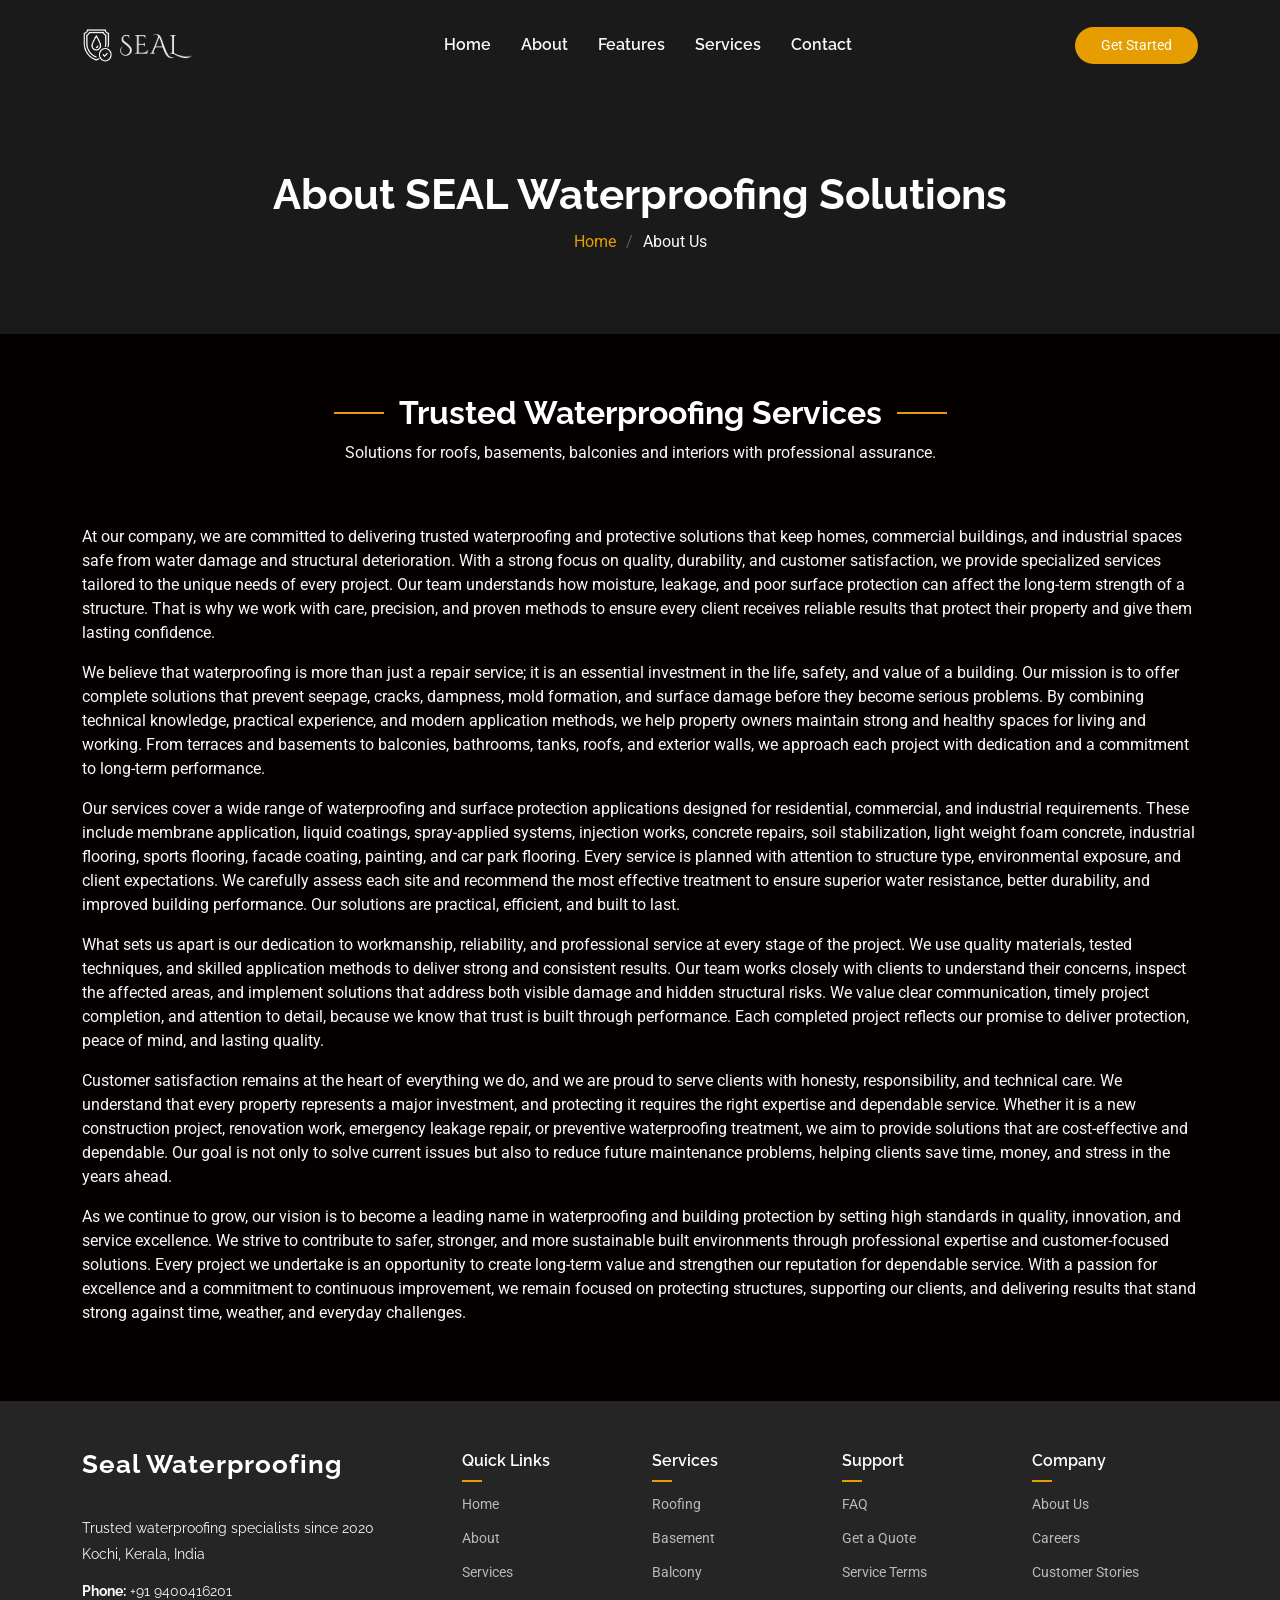
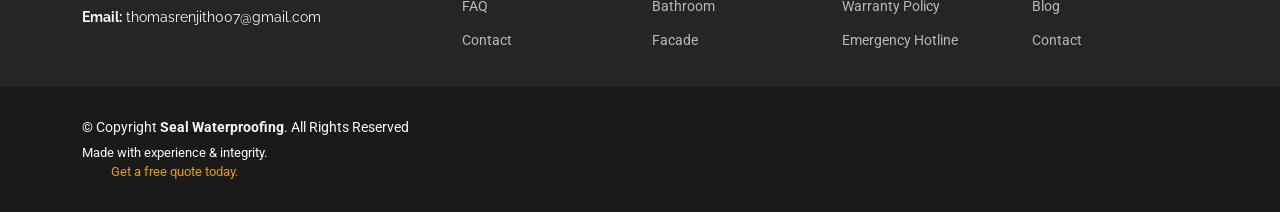
<file: about.html>
<!DOCTYPE html>
<html lang="en">

<head>
  <meta charset="utf-8">
  <meta content="width=device-width, initial-scale=1.0" name="viewport">
  <title>SEAL WATERPROOFING SOLUTIONS</title>
  <meta name="description" content="">
  <meta name="keywords" content="">

  <!-- Favicons -->
  <link href="assets/img/favicon.png" rel="icon">
  <link href="assets/img/apple-touch-icon.png" rel="apple-touch-icon">

  <!-- Fonts -->
  <link href="https://fonts.googleapis.com" rel="preconnect">
  <link href="https://fonts.gstatic.com" rel="preconnect" crossorigin>
  <link
    href="https://fonts.googleapis.com/css2?family=Roboto:ital,wght@0,100;0,300;0,400;0,500;0,700;0,900;1,100;1,300;1,400;1,500;1,700;1,900&family=Raleway:ital,wght@0,100;0,200;0,300;0,400;0,500;0,600;0,700;0,800;0,900;1,100;1,200;1,300;1,400;1,500;1,600;1,700;1,800;1,900&display=swap"
    rel="stylesheet">

  <!-- Vendor CSS Files -->
  <link href="assets/vendor/bootstrap/css/bootstrap.min.css" rel="stylesheet">
  <link href="assets/vendor/bootstrap-icons/bootstrap-icons.css" rel="stylesheet">
  <link href="assets/vendor/aos/aos.css" rel="stylesheet">
  <link href="assets/vendor/glightbox/css/glightbox.min.css" rel="stylesheet">
  <link href="assets/vendor/swiper/swiper-bundle.min.css" rel="stylesheet">

  <!-- Main CSS File -->
  <link href="assets/css/main.css" rel="stylesheet">

</head>

<body class="service-details-page">

  <header id="header" class="header d-flex align-items-center fixed-top">
    <div class="container position-relative d-flex align-items-center justify-content-between">

      <a href="index.html" class="logo d-flex align-items-center me-auto me-xl-0">
        <!-- Uncomment the line below if you also wish to use an image logo -->
        <img src="assets/img/logo1.png" alt="">
        <img src="assets/img/logo2.png" alt="">
      </a>

      <nav id="navmenu" class="navmenu">
        <ul>
          <li><a href="#hero">Home</a></li>
          <li><a href="#about">About</a></li>
          <li><a href="#features">Features</a></li>
          <li><a href="#services">Services</a></li>

          <li><a href="#contact">Contact</a></li>
        </ul>
        <i class="mobile-nav-toggle d-xl-none bi bi-list"></i>
      </nav>

      <a class="btn-getstarted" href="index.html#about">Get Started</a>

    </div>
  </header>

  <main class="main">

    <!-- Page Title -->
    <div class="page-title light-background">
      <div class="container">
        <h1>About SEAL Waterproofing Solutions</h1>
        <nav class="breadcrumbs">
          <ol>
            <li><a href="index.html">Home</a></li>
            <li class="current">About Us</li>
          </ol>
        </nav>
      </div>
    </div><!-- End Page Title -->


     <!-- Starter Section Section -->
    <section id="starter-section" class="starter-section section">

      <!-- Section Title -->
      <div class="container section-title" data-aos="fade-up">
        <h2>Trusted Waterproofing Services</h2>
        <p>Solutions for roofs, basements, balconies and interiors with professional assurance.</p>
      </div><!-- End Section Title -->

      <div class="container" data-aos="fade-up">
        <p>At our company, we are committed to delivering trusted waterproofing and protective solutions that keep homes, commercial buildings, and industrial spaces safe from water damage and structural deterioration. With a strong focus on quality, durability, and customer satisfaction, we provide specialized services tailored to the unique needs of every project. Our team understands how moisture, leakage, and poor surface protection can affect the long-term strength of a structure. That is why we work with care, precision, and proven methods to ensure every client receives reliable results that protect their property and give them lasting confidence.</p>
      </div>
      <div class="container" data-aos="fade-up">
        <p>We believe that waterproofing is more than just a repair service; it is an essential investment in the life, safety, and value of a building. Our mission is to offer complete solutions that prevent seepage, cracks, dampness, mold formation, and surface damage before they become serious problems. By combining technical knowledge, practical experience, and modern application methods, we help property owners maintain strong and healthy spaces for living and working. From terraces and basements to balconies, bathrooms, tanks, roofs, and exterior walls, we approach each project with dedication and a commitment to long-term performance.</p>
      </div>
      <div class="container" data-aos="fade-up">
        <p>Our services cover a wide range of waterproofing and surface protection applications designed for residential, commercial, and industrial requirements. These include membrane application, liquid coatings, spray-applied systems, injection works, concrete repairs, soil stabilization, light weight foam concrete, industrial flooring, sports flooring, facade coating, painting, and car park flooring. Every service is planned with attention to structure type, environmental exposure, and client expectations. We carefully assess each site and recommend the most effective treatment to ensure superior water resistance, better durability, and improved building performance. Our solutions are practical, efficient, and built to last.</p>
      </div>
      <div class="container" data-aos="fade-up">
        <p>What sets us apart is our dedication to workmanship, reliability, and professional service at every stage of the project. We use quality materials, tested techniques, and skilled application methods to deliver strong and consistent results. Our team works closely with clients to understand their concerns, inspect the affected areas, and implement solutions that address both visible damage and hidden structural risks. We value clear communication, timely project completion, and attention to detail, because we know that trust is built through performance. Each completed project reflects our promise to deliver protection, peace of mind, and lasting quality.</p>
      </div>
      <div class="container" data-aos="fade-up">
        <p>Customer satisfaction remains at the heart of everything we do, and we are proud to serve clients with honesty, responsibility, and technical care. We understand that every property represents a major investment, and protecting it requires the right expertise and dependable service. Whether it is a new construction project, renovation work, emergency leakage repair, or preventive waterproofing treatment, we aim to provide solutions that are cost-effective and dependable. Our goal is not only to solve current issues but also to reduce future maintenance problems, helping clients save time, money, and stress in the years ahead.</p>
      </div>
      <div class="container" data-aos="fade-up">
        <p>As we continue to grow, our vision is to become a leading name in waterproofing and building protection by setting high standards in quality, innovation, and service excellence. We strive to contribute to safer, stronger, and more sustainable built environments through professional expertise and customer-focused solutions. Every project we undertake is an opportunity to create long-term value and strengthen our reputation for dependable service. With a passion for excellence and a commitment to continuous improvement, we remain focused on protecting structures, supporting our clients, and delivering results that stand strong against time, weather, and everyday challenges.</p>
      </div>

    </section><!-- /Starter Section Section -->

  </main>

  <footer id="footer" class="footer light-background">

    <div class="footer-top">
      <div class="container">
        <div class="row gy-4">
          <div class="col-lg-4 col-md-6 footer-about">
            <a href="index.html" class="logo d-flex align-items-center">
              <span class="sitename">Seal Waterproofing</span>
            </a>
            <div class="footer-contact pt-3">
              <p>Trusted waterproofing specialists since 2020</p>
              <p>Kochi, Kerala, India</p>
              <p class="mt-3"><strong>Phone:</strong> <span>+91 9400416201</span></p>
              <p><strong>Email:</strong> <span>thomasrenjith007@gmail.com</span></p>
            </div>
          </div>

          <div class="col-lg-2 col-md-3 footer-links">
            <h4>Quick Links</h4>
            <ul>
              <li><a href="#hero">Home</a></li>
              <li><a href="#about">About</a></li>
              <li><a href="#services">Services</a></li>
              <li><a href="#faq">FAQ</a></li>
              <li><a href="#contact">Contact</a></li>
            </ul>
          </div>

          <div class="col-lg-2 col-md-3 footer-links">
            <h4>Services</h4>
            <ul>
              <li><a href="#services">Roofing</a></li>
              <li><a href="#services">Basement</a></li>
              <li><a href="#services">Balcony</a></li>
              <li><a href="#services">Bathroom</a></li>
              <li><a href="#services">Facade</a></li>
            </ul>
          </div>

          <div class="col-lg-2 col-md-3 footer-links">
            <h4>Support</h4>
            <ul>
              <li><a href="#faq">FAQ</a></li>
              <li><a href="#contact">Get a Quote</a></li>
              <li><a href="#services">Service Terms</a></li>
              <li><a href="#">Warranty Policy</a></li>
              <li><a href="#">Emergency Hotline</a></li>
            </ul>
          </div>

          <div class="col-lg-2 col-md-3 footer-links">
            <h4>Company</h4>
            <ul>
              <li><a href="#about">About Us</a></li>
              <li><a href="#">Careers</a></li>
              <li><a href="#">Customer Stories</a></li>
              <li><a href="#">Blog</a></li>
              <li><a href="#contact">Contact</a></li>
            </ul>
          </div>

        </div>
      </div>
    </div>

    <div class="copyright text-center">
      <div
        class="container d-flex flex-column flex-lg-row justify-content-center justify-content-lg-between align-items-center">

        <div class="d-flex flex-column align-items-center align-items-lg-start">
          <div>
            © Copyright <strong><span>Seal Waterproofing</span></strong>. All Rights Reserved
          </div>
          <div class="credits">
            <span>Made with experience &amp; integrity.</span>
            <br>
            <a href="#contact">Get a free quote today.</a>
          </div>
        </div>

        <!-- Scroll Top -->
        <a href="#" id="scroll-top" class="scroll-top d-flex align-items-center justify-content-center"><i
            class="bi bi-arrow-up-short"></i></a>

        <!-- Vendor JS Files -->
        <script src="assets/vendor/bootstrap/js/bootstrap.bundle.min.js"></script>
        <script src="assets/vendor/php-email-form/validate.js"></script>
        <script src="assets/vendor/aos/aos.js"></script>
        <script src="assets/vendor/glightbox/js/glightbox.min.js"></script>
        <script src="assets/vendor/purecounter/purecounter_vanilla.js"></script>
        <script src="assets/vendor/typed.js/typed.umd.js"></script>
        <script src="assets/vendor/swiper/swiper-bundle.min.js"></script>

        <!-- Main JS File -->
        <script src="assets/js/main.js"></script>

</body>

</html>
</file>
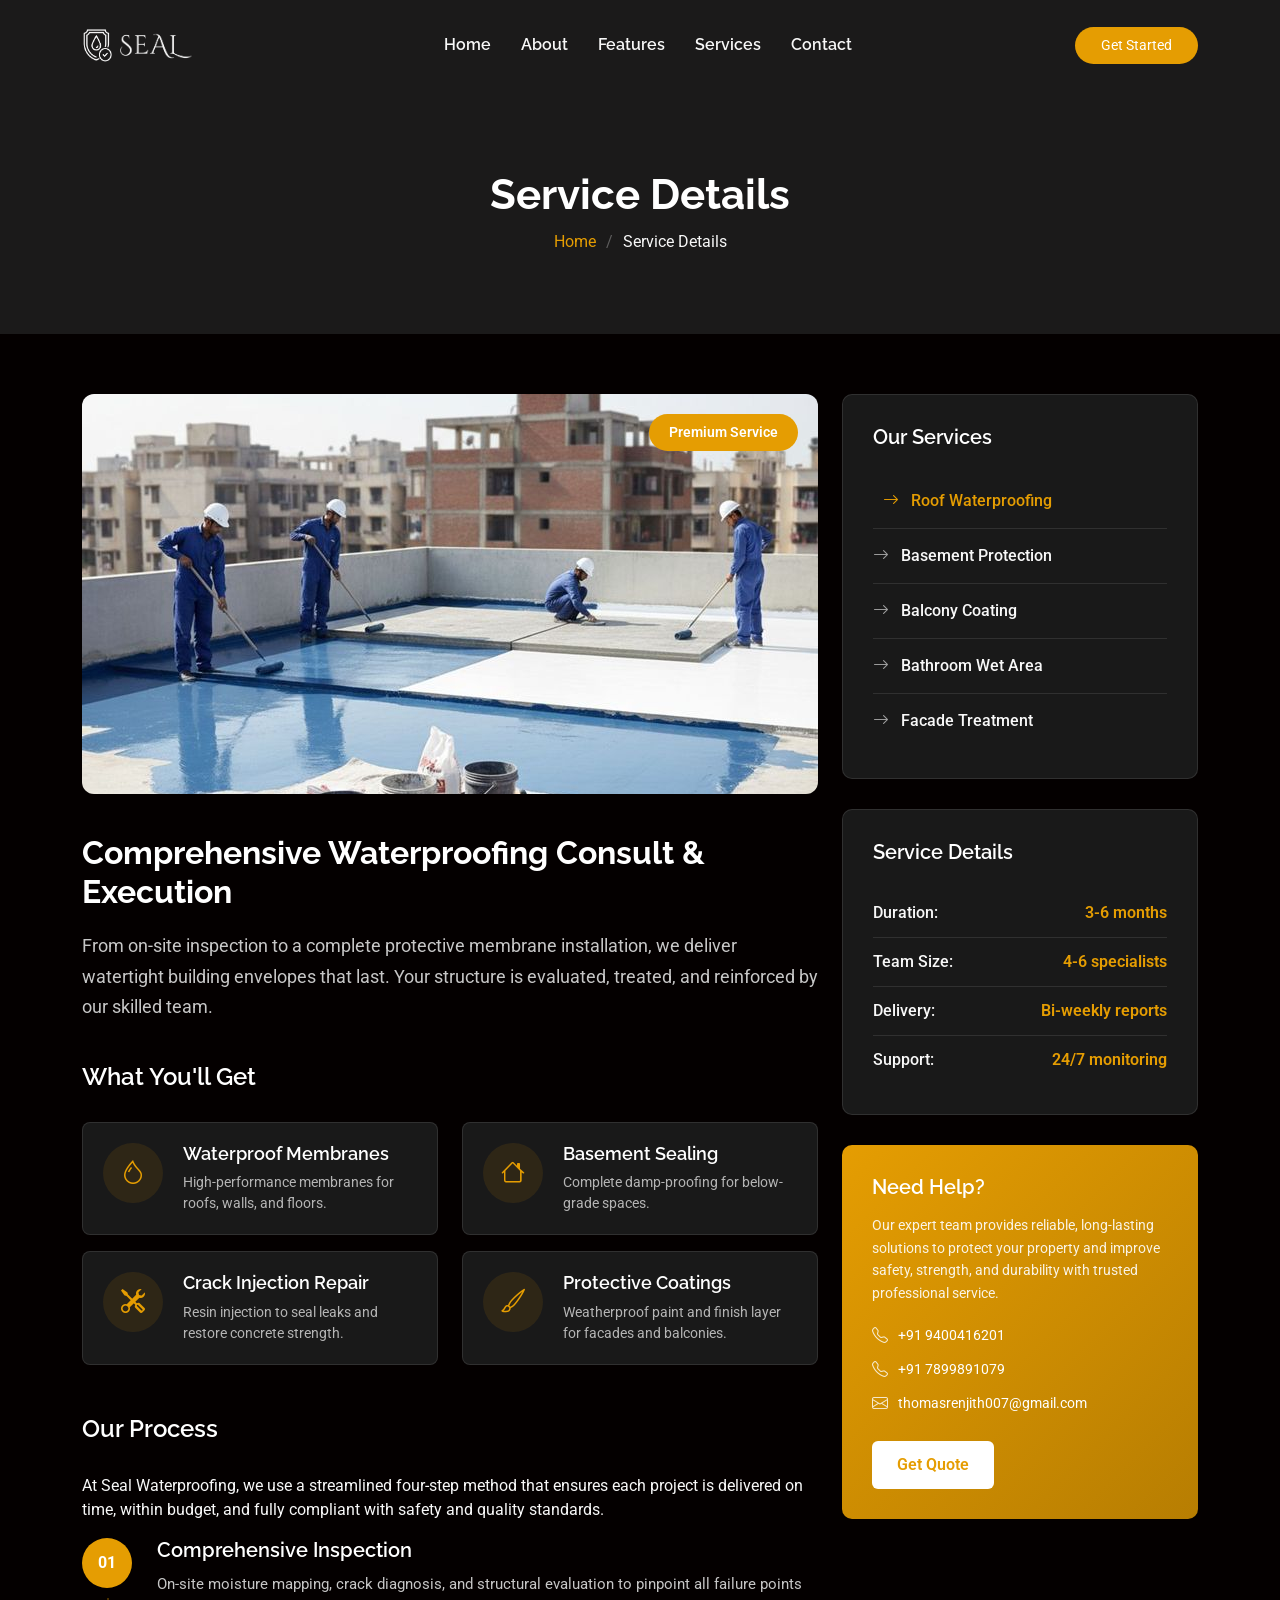
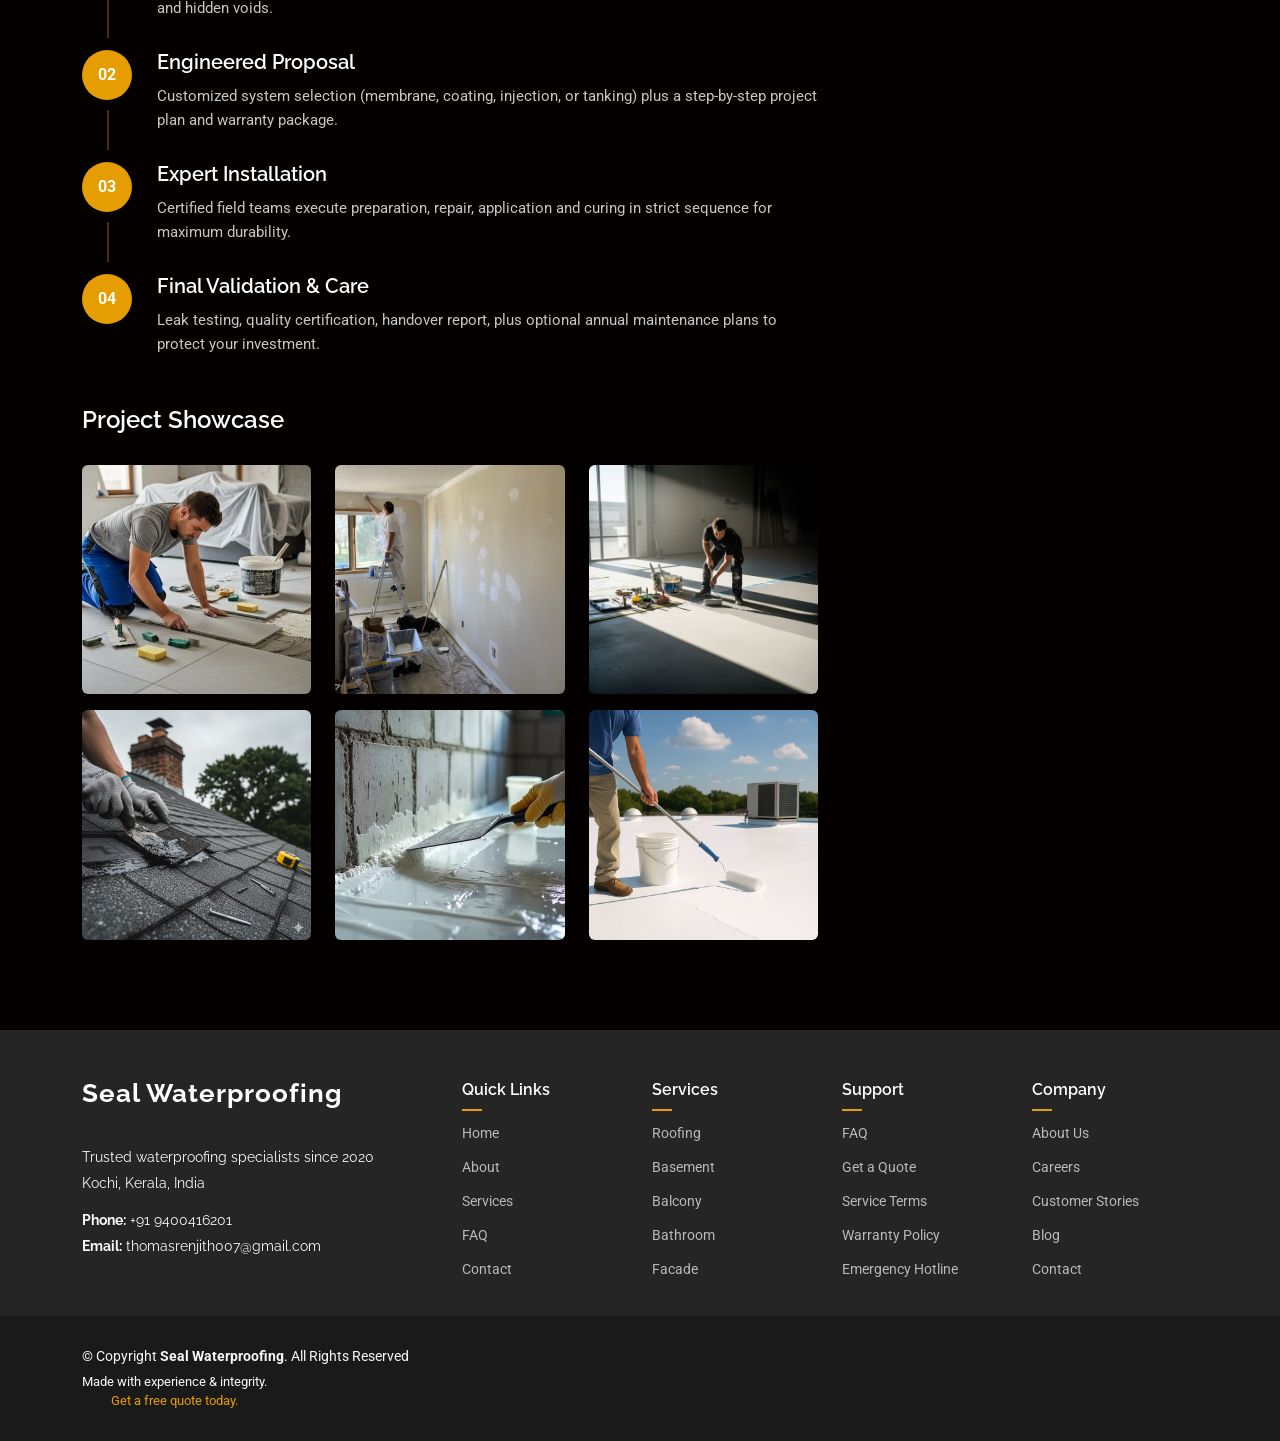
<file: service-details.html>
<!DOCTYPE html>
<html lang="en">

<head>
  <meta charset="utf-8">
  <meta content="width=device-width, initial-scale=1.0" name="viewport">
  <title>Advanced Waterproofing Services & Solutions | Seal Waterproofing</title>
  <meta name="description" content="Discover our comprehensive waterproofing services: basement waterproofing, roof protection, balcony sealing, facade waterproofing. Expert methodology & 100% guarantee.">
  <meta name="keywords" content="waterproofing services, basement waterproofing, roof waterproofing, balcony waterproofing, facade waterproofing, waterproofing contractor, professional waterproofing, advanced waterproofing solutions">
  <meta name="author" content="Seal Waterproofing">
  <meta name="robots" content="index, follow">
  <meta name="language" content="English">
  <canonical href="https://sealwaterproofing.com/service-details.html">
  
  <!-- Open Graph / Social Media Tags -->
  <meta property="og:type" content="website">
  <meta property="og:url" content="https://sealwaterproofing.com/service-details.html">
  <meta property="og:title" content="Advanced Waterproofing Services & Solutions | Seal Waterproofing">
  <meta property="og:description" content="Professional waterproofing services with expert methodology and 100% quality guarantee.">
  <meta property="og:image" content="https://sealwaterproofing.com/assets/img/og-image.jpg">
  
  <!-- Twitter/X Tags -->
  <meta property="twitter:card" content="summary_large_image">
  <meta property="twitter:title" content="Advanced Waterproofing Services & Solutions | Seal Waterproofing">
  <meta property="twitter:description" content="Professional waterproofing services with 100% quality guarantee.">
  <meta property="twitter:image" content="https://sealwaterproofing.com/assets/img/og-image.jpg">
  
  <!-- Additional SEO Tags -->
  <meta name="viewport" content="width=device-width, initial-scale=1, maximum-scale=5">
  <meta name="theme-color" content="#0d6efd">

  <!-- Favicons -->
  <link href="assets/img/favicon.png" rel="icon">
  <link href="assets/img/apple-touch-icon.png" rel="apple-touch-icon">

  <!-- Fonts -->
  <link href="https://fonts.googleapis.com" rel="preconnect">
  <link href="https://fonts.gstatic.com" rel="preconnect" crossorigin>
  <link
    href="https://fonts.googleapis.com/css2?family=Roboto:ital,wght@0,100;0,300;0,400;0,500;0,700;0,900;1,100;1,300;1,400;1,500;1,700;1,900&family=Raleway:ital,wght@0,100;0,200;0,300;0,400;0,500;0,600;0,700;0,800;0,900;1,100;1,200;1,300;1,400;1,500;1,600;1,700;1,800;1,900&display=swap"
    rel="stylesheet">

  <!-- Vendor CSS Files -->
  <link href="assets/vendor/bootstrap/css/bootstrap.min.css" rel="stylesheet">
  <link href="assets/vendor/bootstrap-icons/bootstrap-icons.css" rel="stylesheet">
  <link href="assets/vendor/aos/aos.css" rel="stylesheet">
  <link href="assets/vendor/glightbox/css/glightbox.min.css" rel="stylesheet">
  <link href="assets/vendor/swiper/swiper-bundle.min.css" rel="stylesheet">

  <!-- Main CSS File -->
  <link href="assets/css/main.css" rel="stylesheet">

  <!-- Schema.org Structured Data -->
  <script type="application/ld+json">
  {
    "@context": "https://schema.org",
    "@type": "ServiceCollection",
    "name": "Professional Waterproofing Services",
    "description": "Complete waterproofing solutions for residential and commercial properties",
    "provider": {
      "@type": "LocalBusiness",
      "name": "Seal Waterproofing",
      "url": "https://sealwaterproofing.com"
    },
    "hasOfferCatalog": {
      "@type": "OfferCatalog",
      "name": "Waterproofing Services",
      "itemListElement": [
        {
          "@type": "Offer",
          "itemOffered": {
            "@type": "Service",
            "name": "Basement Waterproofing"
          }
        },
        {
          "@type": "Offer",
          "itemOffered": {
            "@type": "Service",
            "name": "Roof Waterproofing"
          }
        },
        {
          "@type": "Offer",
          "itemOffered": {
            "@type": "Service",
            "name": "Balcony Waterproofing"
          }
        },
        {
          "@type": "Offer",
          "itemOffered": {
            "@type": "Service",
            "name": "Facade Waterproofing"
          }
        }
      ]
    }
  }
  </script>

</head>

<body class="service-details-page">

  <header id="header" class="header d-flex align-items-center fixed-top">
    <div class="container position-relative d-flex align-items-center justify-content-between">

      <a href="index.html" class="logo d-flex align-items-center me-auto me-xl-0">
        <!-- Uncomment the line below if you also wish to use an image logo -->
        <img src="assets/img/logo1.png" alt="Seal Waterproofing logo - professional waterproofing contractor">
        <img src="assets/img/logo2.png" alt="Seal Waterproofing company branding">
      </a>

      <nav id="navmenu" class="navmenu">
        <ul>
          <li><a href="#hero">Home</a></li>
          <li><a href="#about">About</a></li>
          <li><a href="#features">Features</a></li>
          <li><a href="#services">Services</a></li>

          <li><a href="#contact">Contact</a></li>
        </ul>
        <i class="mobile-nav-toggle d-xl-none bi bi-list"></i>
      </nav>

      <a class="btn-getstarted" href="index.html#about">Get Started</a>

    </div>
  </header>

  <main class="main">

    <!-- Page Title -->
    <div class="page-title light-background">
      <div class="container">
        <h1>Service Details</h1>
        <nav class="breadcrumbs">
          <ol>
            <li><a href="index.html">Home</a></li>
            <li class="current">Service Details</li>
          </ol>
        </nav>
      </div>
    </div><!-- End Page Title -->

    <!-- Service Details Section -->
    <section id="service-details" class="service-details section">

      <div class="container" data-aos="fade-up" data-aos-delay="100">

        <div class="row gy-5">

          <div class="col-lg-8" data-aos="fade-up" data-aos-delay="200">
            <div class="service-hero">
              <img src="assets/img/12.jpg" alt="Professional waterproofing service process and methodology" class="img-fluid">
              <div class="service-badge">
                <span>Premium Service</span>
              </div>
            </div>

            <div class="service-content">
              <div class="service-header">
                <h2>Comprehensive Waterproofing Consult & Execution</h2>
                <p class="service-intro">From on-site inspection to a complete protective membrane installation, we
                  deliver watertight building envelopes that last. Your structure is evaluated, treated, and reinforced
                  by our skilled team.</p>
              </div>

              <div class="service-features">
                <h4>What You'll Get</h4>
                <div class="row gy-3">
                  <div class="col-md-6">
                    <div class="feature-item">
                      <div class="feature-icon">
                        <i class="bi bi-droplet"></i>
                      </div>
                      <div class="feature-content">
                        <h5>Waterproof Membranes</h5>
                        <p>High-performance membranes for roofs, walls, and floors.</p>
                      </div>
                    </div>
                  </div>
                  <div class="col-md-6">
                    <div class="feature-item">
                      <div class="feature-icon">
                        <i class="bi bi-house"></i>
                      </div>
                      <div class="feature-content">
                        <h5>Basement Sealing</h5>
                        <p>Complete damp-proofing for below-grade spaces.</p>
                      </div>
                    </div>
                  </div>
                  <div class="col-md-6">
                    <div class="feature-item">
                      <div class="feature-icon">
                        <i class="bi bi-tools"></i>
                      </div>
                      <div class="feature-content">
                        <h5>Crack Injection Repair</h5>
                        <p>Resin injection to seal leaks and restore concrete strength.</p>
                      </div>
                    </div>
                  </div>
                  <div class="col-md-6">
                    <div class="feature-item">
                      <div class="feature-icon">
                        <i class="bi bi-brush"></i>
                      </div>
                      <div class="feature-content">
                        <h5>Protective Coatings</h5>
                        <p>Weatherproof paint and finish layer for facades and balconies.</p>
                      </div>
                    </div>
                  </div>
                </div>
              </div>

              <div class="service-process">
                <h4>Our Process</h4>
                <p>At Seal Waterproofing, we use a streamlined four-step method that ensures each project is delivered
                  on time, within budget, and fully compliant with safety and quality standards.</p>
                <div class="process-steps">
                  <div class="process-step">
                    <div class="step-number">01</div>
                    <div class="step-content">
                      <h5>Comprehensive Inspection</h5>
                      <p>On-site moisture mapping, crack diagnosis, and structural evaluation to pinpoint all failure
                        points and hidden voids.</p>
                    </div>
                  </div>
                  <div class="process-step">
                    <div class="step-number">02</div>
                    <div class="step-content">
                      <h5>Engineered Proposal</h5>
                      <p>Customized system selection (membrane, coating, injection, or tanking) plus a step-by-step
                        project plan and warranty package.</p>
                    </div>
                  </div>
                  <div class="process-step">
                    <div class="step-number">03</div>
                    <div class="step-content">
                      <h5>Expert Installation</h5>
                      <p>Certified field teams execute preparation, repair, application and curing in strict sequence
                        for maximum durability.</p>
                    </div>
                  </div>
                  <div class="process-step">
                    <div class="step-number">04</div>
                    <div class="step-content">
                      <h5>Final Validation & Care</h5>
                      <p>Leak testing, quality certification, handover report, plus optional annual maintenance plans to
                        protect your investment.</p>
                    </div>
                  </div>
                </div>
              </div>

              <div class="service-gallery" data-aos="fade-up" data-aos-delay="300">
                <h4>Project Showcase</h4>
                <div class="row gy-3">
                  <div class="col-md-4">
                    <img src="assets/img/13.jpg" alt="Expert waterproofing inspection and damage assessment" class="img-fluid rounded">
                  </div>
                  <div class="col-md-4">
                    <img src="assets/img/14.jpg" alt="Waterproofing proposal and planning stage" class="img-fluid rounded">
                  </div>
                  <div class="col-md-4">
                    <img src="assets/img/15.jpg" alt="Professional waterproofing installation and application" class="img-fluid rounded">
                  </div>
                  <div class="col-md-4">
                    <img src="assets/img/16.jpg" alt="Waterproofing system validation and quality testing" class="img-fluid rounded">
                  </div>
                  <div class="col-md-4">
                    <img src="assets/img/17.jpg" alt="Completed waterproofing project with protective coating" class="img-fluid rounded">
                  </div>
                  <div class="col-md-4">
                    <img src="assets/img/18.jpg" alt="Final waterproofing result showing moisture protection" class="img-fluid rounded">
                  </div>
                </div>
              </div>
            </div>
          </div>

          <div class="col-lg-4" data-aos="fade-up" data-aos-delay="400">
            <div class="service-sidebar">

              <div class="service-menu">
                <h4>Our Services</h4>
                <div class="menu-list">
                  <a href="#" class="menu-item active">
                    <i class="bi bi-arrow-right"></i>
                    <span>Roof Waterproofing</span>
                  </a>
                  <a href="#" class="menu-item">
                    <i class="bi bi-arrow-right"></i>
                    <span>Basement Protection</span>
                  </a>
                  <a href="#" class="menu-item">
                    <i class="bi bi-arrow-right"></i>
                    <span>Balcony Coating</span>
                  </a>
                  <a href="#" class="menu-item">
                    <i class="bi bi-arrow-right"></i>
                    <span>Bathroom Wet Area</span>
                  </a>
                  <a href="#" class="menu-item">
                    <i class="bi bi-arrow-right"></i>
                    <span>Facade Treatment</span>
                  </a>
                </div>
              </div>

              <div class="service-info">
                <h4>Service Details</h4>
                <div class="info-list">
                  <div class="info-item">
                    <span class="info-label">Duration:</span>
                    <span class="info-value">3-6 months</span>
                  </div>
                  <div class="info-item">
                    <span class="info-label">Team Size:</span>
                    <span class="info-value">4-6 specialists</span>
                  </div>
                  <div class="info-item">
                    <span class="info-label">Delivery:</span>
                    <span class="info-value">Bi-weekly reports</span>
                  </div>
                  <div class="info-item">
                    <span class="info-label">Support:</span>
                    <span class="info-value">24/7 monitoring</span>
                  </div>
                </div>
              </div>

              <div class="contact-card">
                <div class="contact-content">
                  <h4>Need Help?</h4>
                  <p>Our expert team provides reliable, long-lasting solutions to protect your property and improve
                    safety, strength, and durability with trusted professional service.</p>
                  <div class="contact-info">
                    <div class="contact-item">
                      <i class="bi bi-telephone"></i>
                      <span>+91 9400416201</span>
                    </div>
                    <div class="contact-item">
                      <i class="bi bi-telephone"></i>
                      <span>+91 7899891079</span>
                    </div>
                    <div class="contact-item">
                      <i class="bi bi-envelope"></i>
                      <span>thomasrenjith007@gmail.com</span>
                    </div>
                  </div>
                  <a href="#" class="btn btn-primary">Get Quote</a>
                </div>
              </div>

            </div>
          </div>

        </div>

      </div>

    </section><!-- /Service Details Section -->

  </main>

  <footer id="footer" class="footer light-background">

    <div class="footer-top">
      <div class="container">
        <div class="row gy-4">
          <div class="col-lg-4 col-md-6 footer-about">
            <a href="index.html" class="logo d-flex align-items-center">
              <span class="sitename">Seal Waterproofing</span>
            </a>
            <div class="footer-contact pt-3">
              <p>Trusted waterproofing specialists since 2020</p>
              <p>Kochi, Kerala, India</p>
              <p class="mt-3"><strong>Phone:</strong> <span>+91 9400416201</span></p>
              <p><strong>Email:</strong> <span>thomasrenjith007@gmail.com</span></p>
            </div>
          </div>

          <div class="col-lg-2 col-md-3 footer-links">
            <h4>Quick Links</h4>
            <ul>
              <li><a href="#hero">Home</a></li>
              <li><a href="#about">About</a></li>
              <li><a href="#services">Services</a></li>
              <li><a href="#faq">FAQ</a></li>
              <li><a href="#contact">Contact</a></li>
            </ul>
          </div>

          <div class="col-lg-2 col-md-3 footer-links">
            <h4>Services</h4>
            <ul>
              <li><a href="#services">Roofing</a></li>
              <li><a href="#services">Basement</a></li>
              <li><a href="#services">Balcony</a></li>
              <li><a href="#services">Bathroom</a></li>
              <li><a href="#services">Facade</a></li>
            </ul>
          </div>

          <div class="col-lg-2 col-md-3 footer-links">
            <h4>Support</h4>
            <ul>
              <li><a href="#faq">FAQ</a></li>
              <li><a href="#contact">Get a Quote</a></li>
              <li><a href="#services">Service Terms</a></li>
              <li><a href="#">Warranty Policy</a></li>
              <li><a href="#">Emergency Hotline</a></li>
            </ul>
          </div>

          <div class="col-lg-2 col-md-3 footer-links">
            <h4>Company</h4>
            <ul>
              <li><a href="#about">About Us</a></li>
              <li><a href="#">Careers</a></li>
              <li><a href="#">Customer Stories</a></li>
              <li><a href="#">Blog</a></li>
              <li><a href="#contact">Contact</a></li>
            </ul>
          </div>

        </div>
      </div>
    </div>

    <div class="copyright text-center">
      <div
        class="container d-flex flex-column flex-lg-row justify-content-center justify-content-lg-between align-items-center">

        <div class="d-flex flex-column align-items-center align-items-lg-start">
          <div>
            © Copyright <strong><span>Seal Waterproofing</span></strong>. All Rights Reserved
          </div>
          <div class="credits">
            <span>Made with experience &amp; integrity.</span>
            <br>
            <a href="#contact">Get a free quote today.</a>
          </div>
        </div>

        <!-- Scroll Top -->
        <a href="#" id="scroll-top" class="scroll-top d-flex align-items-center justify-content-center"><i
            class="bi bi-arrow-up-short"></i></a>

        <!-- Vendor JS Files -->
        <script src="assets/vendor/bootstrap/js/bootstrap.bundle.min.js"></script>
        <script src="assets/vendor/php-email-form/validate.js"></script>
        <script src="assets/vendor/aos/aos.js"></script>
        <script src="assets/vendor/glightbox/js/glightbox.min.js"></script>
        <script src="assets/vendor/purecounter/purecounter_vanilla.js"></script>
        <script src="assets/vendor/typed.js/typed.umd.js"></script>
        <script src="assets/vendor/swiper/swiper-bundle.min.js"></script>

        <!-- Main JS File -->
        <script src="assets/js/main.js"></script>

</body>

</html>
</file>
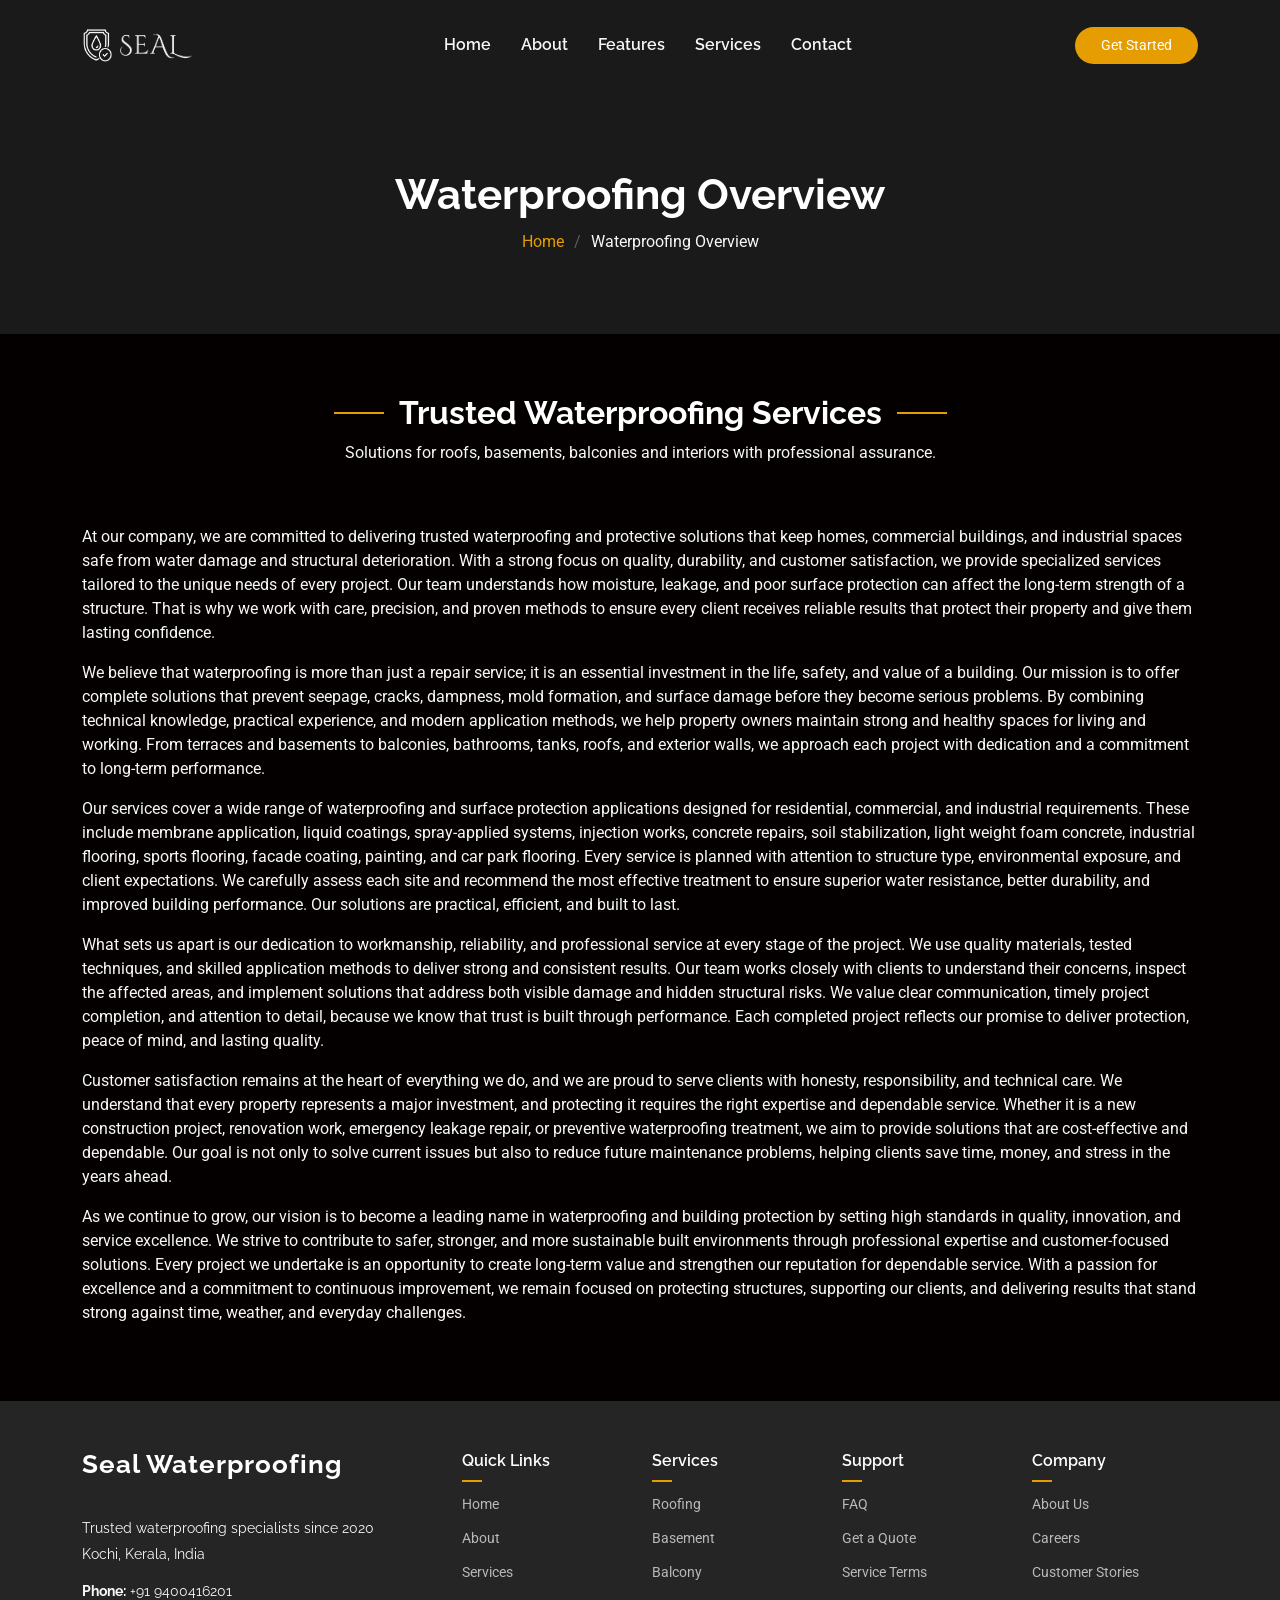
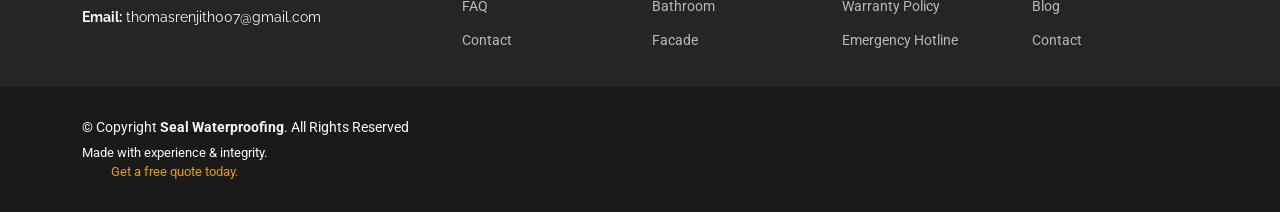
<file: starter-page.html>
<!DOCTYPE html>
<html lang="en">

<head>
  <meta charset="utf-8">
  <meta content="width=device-width, initial-scale=1.0" name="viewport">
  <title>Get Started with Professional Waterproofing | Seal Waterproofing</title>
  <meta name="description" content="Start your waterproofing journey with Seal Waterproofing. Free consultation & quote for basement, roof, balcony waterproofing. Award-winning certified solutions.">
  <meta name="keywords" content="waterproofing services, get waterproofing, waterproofing consultation, free waterproofing quote, professional waterproofing, certified waterproofing contractor">
  <meta name="author" content="Seal Waterproofing">
  <meta name="robots" content="index, follow">
  <meta name="language" content="English">
  <canonical href="https://sealwaterproofing.com/starter-page.html">
  
  <!-- Open Graph / Social Media Tags -->
  <meta property="og:type" content="website">
  <meta property="og:url" content="https://sealwaterproofing.com/starter-page.html">
  <meta property="og:title" content="Get Started with Professional Waterproofing | Seal Waterproofing">
  <meta property="og:description" content="Free consultation & quote for professional waterproofing services. Award-winning solutions.">
  <meta property="og:image" content="https://sealwaterproofing.com/assets/img/og-image.jpg">
  
  <!-- Twitter/X Tags -->
  <meta property="twitter:card" content="summary_large_image">
  <meta property="twitter:title" content="Get Started with Professional Waterproofing | Seal Waterproofing">
  <meta property="twitter:description" content="Free consultation & quote for professional waterproofing services.">
  <meta property="twitter:image" content="https://sealwaterproofing.com/assets/img/og-image.jpg">
  
  <!-- Additional SEO Tags -->
  <meta name="viewport" content="width=device-width, initial-scale=1, maximum-scale=5">
  <meta name="theme-color" content="#0d6efd">

  <!-- Favicons -->
  <link href="assets/img/favicon.png" rel="icon">
  <link href="assets/img/apple-touch-icon.png" rel="apple-touch-icon">

  <!-- Fonts -->
  <link href="https://fonts.googleapis.com" rel="preconnect">
  <link href="https://fonts.gstatic.com" rel="preconnect" crossorigin>
  <link href="https://fonts.googleapis.com/css2?family=Roboto:ital,wght@0,100;0,300;0,400;0,500;0,700;0,900;1,100;1,300;1,400;1,500;1,700;1,900&family=Raleway:ital,wght@0,100;0,200;0,300;0,400;0,500;0,600;0,700;0,800;0,900;1,100;1,200;1,300;1,400;1,500;1,600;1,700;1,800;1,900&display=swap" rel="stylesheet">

  <!-- Vendor CSS Files -->
  <link href="assets/vendor/bootstrap/css/bootstrap.min.css" rel="stylesheet">
  <link href="assets/vendor/bootstrap-icons/bootstrap-icons.css" rel="stylesheet">
  <link href="assets/vendor/aos/aos.css" rel="stylesheet">
  <link href="assets/vendor/glightbox/css/glightbox.min.css" rel="stylesheet">
  <link href="assets/vendor/swiper/swiper-bundle.min.css" rel="stylesheet">

  <!-- Main CSS File -->
  <link href="assets/css/main.css" rel="stylesheet">

  <!-- Schema.org Structured Data -->
  <script type="application/ld+json">
  {
    "@context": "https://schema.org",
    "@type": "Service",
    "name": "Professional Waterproofing Services",
    "description": "Expert waterproofing solutions for residential and commercial properties",
    "serviceType": "Waterproofing",
    "provider": {
      "@type": "LocalBusiness",
      "name": "Seal Waterproofing",
      "url": "https://sealwaterproofing.com"
    },
    "areaServed": "Nationwide",
    "aggregateRating": {
      "@type": "AggregateRating",
      "ratingValue": "4.8",
      "ratingCount": "128"
    }
  }
  </script>

</head>

<body class="starter-page-page">

  <header id="header" class="header d-flex align-items-center fixed-top">
    <div class="container position-relative d-flex align-items-center justify-content-between">

       <a href="index.html" class="logo d-flex align-items-center me-auto me-xl-0">
        <!-- Uncomment the line below if you also wish to use an image logo -->
        <img src="assets/img/logo1.png" alt="Seal Waterproofing logo - professional waterproofing services">
        <img src="assets/img/logo2.png" alt="Seal Waterproofing company branding and identity">
      </a>

      <nav id="navmenu" class="navmenu">
        <ul>
          <li><a href="#hero">Home</a></li>
          <li><a href="#about">About</a></li>
          <li><a href="#features">Features</a></li>
          <li><a href="#services">Services</a></li>
          
          <li><a href="#contact">Contact</a></li>
        </ul>
        <i class="mobile-nav-toggle d-xl-none bi bi-list"></i>
      </nav>

      <a class="btn-getstarted" href="index.html#about">Get Started</a>

    </div>
  </header>

  <main class="main">

    <!-- Page Title -->
    <div class="page-title light-background">
      <div class="container">
        <h1>Waterproofing Overview</h1>
        <nav class="breadcrumbs">
          <ol>
            <li><a href="index.html">Home</a></li>
            <li class="current">Waterproofing Overview</li>
          </ol>
        </nav>
      </div>
    </div><!-- End Page Title -->

    <!-- Starter Section Section -->
    <section id="starter-section" class="starter-section section">

      <!-- Section Title -->
      <div class="container section-title" data-aos="fade-up">
        <h2>Trusted Waterproofing Services</h2>
        <p>Solutions for roofs, basements, balconies and interiors with professional assurance.</p>
      </div><!-- End Section Title -->

      <div class="container" data-aos="fade-up">
        <p>At our company, we are committed to delivering trusted waterproofing and protective solutions that keep homes, commercial buildings, and industrial spaces safe from water damage and structural deterioration. With a strong focus on quality, durability, and customer satisfaction, we provide specialized services tailored to the unique needs of every project. Our team understands how moisture, leakage, and poor surface protection can affect the long-term strength of a structure. That is why we work with care, precision, and proven methods to ensure every client receives reliable results that protect their property and give them lasting confidence.</p>
      </div>
      <div class="container" data-aos="fade-up">
        <p>We believe that waterproofing is more than just a repair service; it is an essential investment in the life, safety, and value of a building. Our mission is to offer complete solutions that prevent seepage, cracks, dampness, mold formation, and surface damage before they become serious problems. By combining technical knowledge, practical experience, and modern application methods, we help property owners maintain strong and healthy spaces for living and working. From terraces and basements to balconies, bathrooms, tanks, roofs, and exterior walls, we approach each project with dedication and a commitment to long-term performance.</p>
      </div>
      <div class="container" data-aos="fade-up">
        <p>Our services cover a wide range of waterproofing and surface protection applications designed for residential, commercial, and industrial requirements. These include membrane application, liquid coatings, spray-applied systems, injection works, concrete repairs, soil stabilization, light weight foam concrete, industrial flooring, sports flooring, facade coating, painting, and car park flooring. Every service is planned with attention to structure type, environmental exposure, and client expectations. We carefully assess each site and recommend the most effective treatment to ensure superior water resistance, better durability, and improved building performance. Our solutions are practical, efficient, and built to last.</p>
      </div>
      <div class="container" data-aos="fade-up">
        <p>What sets us apart is our dedication to workmanship, reliability, and professional service at every stage of the project. We use quality materials, tested techniques, and skilled application methods to deliver strong and consistent results. Our team works closely with clients to understand their concerns, inspect the affected areas, and implement solutions that address both visible damage and hidden structural risks. We value clear communication, timely project completion, and attention to detail, because we know that trust is built through performance. Each completed project reflects our promise to deliver protection, peace of mind, and lasting quality.</p>
      </div>
      <div class="container" data-aos="fade-up">
        <p>Customer satisfaction remains at the heart of everything we do, and we are proud to serve clients with honesty, responsibility, and technical care. We understand that every property represents a major investment, and protecting it requires the right expertise and dependable service. Whether it is a new construction project, renovation work, emergency leakage repair, or preventive waterproofing treatment, we aim to provide solutions that are cost-effective and dependable. Our goal is not only to solve current issues but also to reduce future maintenance problems, helping clients save time, money, and stress in the years ahead.</p>
      </div>
      <div class="container" data-aos="fade-up">
        <p>As we continue to grow, our vision is to become a leading name in waterproofing and building protection by setting high standards in quality, innovation, and service excellence. We strive to contribute to safer, stronger, and more sustainable built environments through professional expertise and customer-focused solutions. Every project we undertake is an opportunity to create long-term value and strengthen our reputation for dependable service. With a passion for excellence and a commitment to continuous improvement, we remain focused on protecting structures, supporting our clients, and delivering results that stand strong against time, weather, and everyday challenges.</p>
      </div>

    </section><!-- /Starter Section Section -->

  </main>

<footer id="footer" class="footer light-background">

    <div class="footer-top">
      <div class="container">
        <div class="row gy-4">
          <div class="col-lg-4 col-md-6 footer-about">
            <a href="index.html" class="logo d-flex align-items-center">
              <span class="sitename">Seal Waterproofing</span>
            </a>
            <div class="footer-contact pt-3">
              <p>Trusted waterproofing specialists since 2020</p>
              <p>Kochi, Kerala, India</p>
              <p class="mt-3"><strong>Phone:</strong> <span>+91 9400416201</span></p>
              <p><strong>Email:</strong> <span>thomasrenjith007@gmail.com</span></p>
            </div>
          </div>

          <div class="col-lg-2 col-md-3 footer-links">
            <h4>Quick Links</h4>
            <ul>
              <li><a href="#hero">Home</a></li>
              <li><a href="#about">About</a></li>
              <li><a href="#services">Services</a></li>
              <li><a href="#faq">FAQ</a></li>
              <li><a href="#contact">Contact</a></li>
            </ul>
          </div>

          <div class="col-lg-2 col-md-3 footer-links">
            <h4>Services</h4>
            <ul>
              <li><a href="#services">Roofing</a></li>
              <li><a href="#services">Basement</a></li>
              <li><a href="#services">Balcony</a></li>
              <li><a href="#services">Bathroom</a></li>
              <li><a href="#services">Facade</a></li>
            </ul>
          </div>

          <div class="col-lg-2 col-md-3 footer-links">
            <h4>Support</h4>
            <ul>
              <li><a href="#faq">FAQ</a></li>
              <li><a href="#contact">Get a Quote</a></li>
              <li><a href="#services">Service Terms</a></li>
              <li><a href="#">Warranty Policy</a></li>
              <li><a href="#">Emergency Hotline</a></li>
            </ul>
          </div>

          <div class="col-lg-2 col-md-3 footer-links">
            <h4>Company</h4>
            <ul>
              <li><a href="#about">About Us</a></li>
              <li><a href="#">Careers</a></li>
              <li><a href="#">Customer Stories</a></li>
              <li><a href="#">Blog</a></li>
              <li><a href="#contact">Contact</a></li>
            </ul>
          </div>

        </div>
      </div>
    </div>

    <div class="copyright text-center">
      <div
        class="container d-flex flex-column flex-lg-row justify-content-center justify-content-lg-between align-items-center">

        <div class="d-flex flex-column align-items-center align-items-lg-start">
          <div>
            © Copyright <strong><span>Seal Waterproofing</span></strong>. All Rights Reserved
          </div>
          <div class="credits">
            <span>Made with experience &amp; integrity.</span>
            <br>
            <a href="#contact">Get a free quote today.</a>
          </div>
        </div>


  <!-- Scroll Top -->
  <a href="#" id="scroll-top" class="scroll-top d-flex align-items-center justify-content-center"><i class="bi bi-arrow-up-short"></i></a>

  <!-- Vendor JS Files -->
  <script src="assets/vendor/bootstrap/js/bootstrap.bundle.min.js"></script>
  <script src="assets/vendor/php-email-form/validate.js"></script>
  <script src="assets/vendor/aos/aos.js"></script>
  <script src="assets/vendor/glightbox/js/glightbox.min.js"></script>
  <script src="assets/vendor/purecounter/purecounter_vanilla.js"></script>
  <script src="assets/vendor/typed.js/typed.umd.js"></script>
  <script src="assets/vendor/swiper/swiper-bundle.min.js"></script>

  <!-- Main JS File -->
  <script src="assets/js/main.js"></script>

</body>

</html>
</file>
<file: assets/css/main.css>
/**
* Template Name: Instant
* Template URL: https://bootstrapmade.com/newtemplate-bootstrap-website-template/
* Updated: Jul 07 2025 with Bootstrap v5.3.7
* Author: BootstrapMade.com
* License: https://bootstrapmade.com/license/
*/

/*--------------------------------------------------------------
# Font & Color Variables
# Help: https://bootstrapmade.com/color-system/
--------------------------------------------------------------*/
/* Fonts */
:root {
  --default-font: "Roboto",  system-ui, -apple-system, "Segoe UI", Roboto, "Helvetica Neue", Arial, "Noto Sans", "Liberation Sans", sans-serif, "Apple Color Emoji", "Segoe UI Emoji", "Segoe UI Symbol", "Noto Color Emoji";
  --heading-font: "Raleway",  sans-serif;
  --nav-font: "Raleway",  sans-serif;
}

/* Global Colors - The following color variables are used throughout the website. Updating them here will change the color scheme of the entire website */
:root { 
  --background-color: #040000; /* Background color for the entire website, including individual sections */
  --default-color: #f8f8f8; /* Default color used for the majority of the text content across the entire website */
  --heading-color: #ffffff; /* Color for headings, subheadings and title throughout the website */
  --accent-color: #e59d02; /* Accent color that represents your brand on the website. It's used for buttons, links, and other elements that need to stand out */
  --surface-color: #191919; /* The surface color is used as a background of boxed elements within sections, such as cards, icon boxes, or other elements that require a visual separation from the global background. */
  --contrast-color: #ffffff; /* Contrast color for text, ensuring readability against backgrounds of accent, heading, or default colors. */
}

/* Nav Menu Colors - The following color variables are used specifically for the navigation menu. They are separate from the global colors to allow for more customization options */
:root {
  --nav-color: #f8f8f8;  /* The default color of the main navmenu links */
  --nav-hover-color: #e59d02; /* Applied to main navmenu links when they are hovered over or active */
  --nav-mobile-background-color: #1b1a1a; /* Used as the background color for mobile navigation menu */
  --nav-dropdown-background-color: #1b1a1a; /* Used as the background color for dropdown items that appear when hovering over primary navigation items */
  --nav-dropdown-color: #f8f8f8; /* Used for navigation links of the dropdown items in the navigation menu. */
  --nav-dropdown-hover-color: #e59d02; /* Similar to --nav-hover-color, this color is applied to dropdown navigation links when they are hovered over. */
}

/* Color Presets - These classes override global colors when applied to any section or element, providing reuse of the sam color scheme. */

.light-background {
  --background-color: #1b1a1a;
  --surface-color: #282828;
}

.dark-background {
  --background-color: #000000;
  --default-color: #ffffff;
  --heading-color: #ffffff;
  --surface-color: #1b1b1b;
  --contrast-color: #ffffff;
}

/* Smooth scroll */
:root {
  scroll-behavior: smooth;
}

/*--------------------------------------------------------------
# General Styling & Shared Classes
--------------------------------------------------------------*/
body {
  color: var(--default-color);
  background-color: var(--background-color);
  font-family: var(--default-font);
}

a {
  color: var(--accent-color);
  text-decoration: none;
  transition: 0.3s;
}

a:hover {
  color: color-mix(in srgb, var(--accent-color), transparent 25%);
  text-decoration: none;
}

h1,
h2,
h3,
h4,
h5,
h6 {
  color: var(--heading-color);
  font-family: var(--heading-font);
}

/* PHP Email Form Messages
------------------------------*/
.php-email-form .error-message {
  display: none;
  background: #df1529;
  color: #ffffff;
  text-align: left;
  padding: 15px;
  margin-bottom: 24px;
  font-weight: 600;
}

.php-email-form .sent-message {
  display: none;
  color: #ffffff;
  background: #059652;
  text-align: center;
  padding: 15px;
  margin-bottom: 24px;
  font-weight: 600;
}

.php-email-form .loading {
  display: none;
  background: var(--surface-color);
  text-align: center;
  padding: 15px;
  margin-bottom: 24px;
}

.php-email-form .loading:before {
  content: "";
  display: inline-block;
  border-radius: 50%;
  width: 24px;
  height: 24px;
  margin: 0 10px -6px 0;
  border: 3px solid var(--accent-color);
  border-top-color: var(--surface-color);
  animation: php-email-form-loading 1s linear infinite;
}

@keyframes php-email-form-loading {
  0% {
    transform: rotate(0deg);
  }

  100% {
    transform: rotate(360deg);
  }
}

/*--------------------------------------------------------------
# Global Header
--------------------------------------------------------------*/
.header {
  --background-color: rgba(255, 255, 255, 0);
  color: var(--default-color);
  background-color: var(--background-color);
  padding: 15px 0;
  transition: all 0.5s;
  z-index: 997;
}

.header .logo {
  line-height: 1;
}

.header .logo img {
  max-height: 36px;
  margin-right: 8px;
}

.header .logo h1 {
  font-size: 30px;
  margin: 0;
  font-weight: 700;
  color: var(--heading-color);
}

.header .btn-getstarted,
.header .btn-getstarted:focus {
  color: var(--contrast-color);
  background: var(--accent-color);
  font-size: 14px;
  padding: 8px 26px;
  margin: 0;
  border-radius: 50px;
  transition: 0.3s;
}

.header .btn-getstarted:hover,
.header .btn-getstarted:focus:hover {
  color: var(--contrast-color);
  background: color-mix(in srgb, var(--accent-color), transparent 15%);
}

@media (max-width: 1200px) {
  .header .logo {
    order: 1;
  }

  .header .btn-getstarted {
    order: 2;
    margin: 0 15px 0 0;
    padding: 6px 20px;
  }

  .header .navmenu {
    order: 3;
  }
}

.scrolled .header::before {
  content: "";
  position: absolute;
  inset: 0;
  background: rgba(0, 0, 0, 0.6);
  backdrop-filter: blur(10px);
  -webkit-backdrop-filter: blur(10px);
  z-index: -1;
  pointer-events: none;
  border-bottom: 1px solid rgba(255, 255, 255, 0.1);
  /* optional border */
}

/*--------------------------------------------------------------
# Navigation Menu
--------------------------------------------------------------*/
/* Navmenu - Desktop */
@media (min-width: 1200px) {
  .navmenu {
    padding: 0;
  }

  .navmenu ul {
    margin: 0;
    padding: 0;
    display: flex;
    list-style: none;
    align-items: center;
  }

  .navmenu li {
    position: relative;
  }

  .navmenu a,
  .navmenu a:focus {
    color: var(--nav-color);
    padding: 18px 15px;
    font-size: 16px;
    font-family: var(--nav-font);
    font-weight: 600;
    display: flex;
    align-items: center;
    justify-content: space-between;
    white-space: nowrap;
    transition: 0.3s;
  }

  .navmenu a i,
  .navmenu a:focus i {
    font-size: 12px;
    line-height: 0;
    margin-left: 5px;
    transition: 0.3s;
  }

  .navmenu li:last-child a {
    padding-right: 0;
  }

  .navmenu li:hover>a,
  .navmenu .active,
  .navmenu .active:focus {
    color: var(--nav-hover-color);
  }

  .navmenu .dropdown ul {
    margin: 0;
    padding: 10px 0;
    background: var(--nav-dropdown-background-color);
    display: block;
    position: absolute;
    visibility: hidden;
    left: 14px;
    top: 130%;
    opacity: 0;
    transition: 0.3s;
    border-radius: 4px;
    z-index: 99;
    box-shadow: 0px 0px 30px rgba(0, 0, 0, 0.1);
  }

  .navmenu .dropdown ul li {
    min-width: 200px;
  }

  .navmenu .dropdown ul a {
    padding: 10px 20px;
    font-size: 15px;
    text-transform: none;
    color: var(--nav-dropdown-color);
  }

  .navmenu .dropdown ul a i {
    font-size: 12px;
  }

  .navmenu .dropdown ul a:hover,
  .navmenu .dropdown ul .active:hover,
  .navmenu .dropdown ul li:hover>a {
    color: var(--nav-dropdown-hover-color);
  }

  .navmenu .dropdown:hover>ul {
    opacity: 1;
    top: 100%;
    visibility: visible;
  }

  .navmenu .dropdown .dropdown ul {
    top: 0;
    left: -90%;
    visibility: hidden;
  }

  .navmenu .dropdown .dropdown:hover>ul {
    opacity: 1;
    top: 0;
    left: -100%;
    visibility: visible;
  }
}

/* Navmenu - Mobile */
@media (max-width: 1199px) {
  .mobile-nav-toggle {
    color: var(--nav-color);
    font-size: 28px;
    line-height: 0;
    margin-right: 10px;
    cursor: pointer;
    transition: color 0.3s;
  }

  .navmenu {
    padding: 0;
    z-index: 9997;
  }

  .navmenu ul {
    display: none;
    list-style: none;
    position: absolute;
    inset: 60px 20px 20px 20px;
    padding: 10px 0;
    margin: 0;
    border-radius: 6px;
    background: rgba(18, 18, 18, 0.75);
    backdrop-filter: blur(10px) saturate(140%);
    border: 1px solid rgba(255, 255, 255, 0.08);
    overflow-y: auto;
    transition: 0.3s;
    z-index: 9998;
    box-shadow: 0 12px 40px rgba(0, 0, 0, 0.45), inset 0 1px 0 rgba(255, 255, 255, 0.04);
    max-height: 30vh;
  }

  .navmenu a,
  .navmenu a:focus {
    color: var(--nav-dropdown-color);
    padding: 10px 20px;
    font-family: var(--nav-font);
    font-size: 17px;
    font-weight: 500;
    display: flex;
    align-items: center;
    justify-content: space-between;
    white-space: nowrap;
    transition: 0.3s;
  }

  .navmenu a i,
  .navmenu a:focus i {
    font-size: 12px;
    line-height: 0;
    margin-left: 5px;
    width: 30px;
    height: 30px;
    display: flex;
    align-items: center;
    justify-content: center;
    border-radius: 50%;
    transition: 0.3s;
    background-color: color-mix(in srgb, var(--accent-color), transparent 90%);
  }

  .navmenu a i:hover,
  .navmenu a:focus i:hover {
    background-color: var(--accent-color);
    color: var(--contrast-color);
  }

  .navmenu a:hover,
  .navmenu .active,
  .navmenu .active:focus {
    color: var(--nav-dropdown-hover-color);
  }

  .navmenu .active i,
  .navmenu .active:focus i {
    background-color: var(--accent-color);
    color: var(--contrast-color);
    transform: rotate(180deg);
  }

  .navmenu .dropdown ul {
    position: static;
    display: none;
    z-index: 99;
    padding: 10px 0;
    margin: 10px 20px;
    background-color: var(--nav-dropdown-background-color);
    border: 1px solid color-mix(in srgb, var(--default-color), transparent 90%);
    box-shadow: none;
    transition: all 0.5s ease-in-out;
  }

  .navmenu .dropdown ul ul {
    background-color: rgba(33, 37, 41, 0.1);
  }

  .navmenu .dropdown>.dropdown-active {
    display: block;
    background-color: rgba(33, 37, 41, 0.03);
  }

  .mobile-nav-active {
    overflow: hidden;
  }

  .mobile-nav-active .mobile-nav-toggle {
    color: #fff;
    position: absolute;
    font-size: 32px;
    top: 15px;
    right: 15px;
    margin-right: 0;
    z-index: 9999;
  }

  .mobile-nav-active .navmenu {
    position: fixed;
    overflow: hidden;
    inset: 0;
    background: rgba(33, 37, 41, 0.8);
    transition: 0.3s;
  }

  .mobile-nav-active .navmenu>ul {
    display: block;
  }
}

/*--------------------------------------------------------------
# Global Footer
--------------------------------------------------------------*/
.footer {
  color: var(--default-color);
  background-color: var(--background-color);
  font-size: 14px;
  position: relative;
}

.footer .footer-top {
  background-color: color-mix(in srgb, var(--background-color), white 5%);
  padding-top: 50px;
}

.footer .footer-about .logo {
  line-height: 1;
  margin-bottom: 25px;
}

.footer .footer-about .logo img {
  max-height: 40px;
  margin-right: 6px;
}

.footer .footer-about .logo span {
  color: var(--heading-color);
  font-family: var(--heading-font);
  font-size: 26px;
  font-weight: 700;
  letter-spacing: 1px;
}

.footer .footer-about p {
  font-size: 14px;
  font-family: var(--heading-font);
}

.footer h4 {
  font-size: 16px;
  font-weight: 600;
  position: relative;
  padding-bottom: 12px;
  margin-bottom: 15px;
}

.footer h4::after {
  content: "";
  position: absolute;
  display: block;
  width: 20px;
  height: 2px;
  background: var(--accent-color);
  bottom: 0;
  left: 0;
}

.footer .footer-links {
  margin-bottom: 30px;
}

.footer .footer-links ul {
  list-style: none;
  padding: 0;
  margin: 0;
}

.footer .footer-links ul i {
  padding-right: 2px;
  font-size: 12px;
  line-height: 0;
}

.footer .footer-links ul li {
  padding: 10px 0;
  display: flex;
  align-items: center;
}

.footer .footer-links ul li:first-child {
  padding-top: 0;
}

.footer .footer-links ul a {
  color: color-mix(in srgb, var(--default-color), transparent 30%);
  display: inline-block;
  line-height: 1;
}

.footer .footer-links ul a:hover {
  color: var(--accent-color);
}

.footer .footer-contact p {
  margin-bottom: 5px;
}

.footer .copyright {
  padding: 30px 0;
}

.footer .copyright p {
  margin-bottom: 0;
}

.footer .credits {
  margin-top: 5px;
  font-size: 13px;
}

.footer .social-links a {
  font-size: 18px;
  display: inline-block;
  background: color-mix(in srgb, var(--default-color), transparent 92%);
  color: var(--accent-color);
  line-height: 1;
  padding: 8px 0;
  margin-right: 4px;
  border-radius: 4px;
  text-align: center;
  width: 36px;
  height: 36px;
  transition: 0.3s;
}

.footer .social-links a:hover {
  color: var(--contrast-color);
  background: var(--accent-color);
  text-decoration: none;
}

/*--------------------------------------------------------------
# Scroll Top Button
--------------------------------------------------------------*/
.scroll-top {
  position: fixed;
  visibility: hidden;
  opacity: 0;
  right: 15px;
  bottom: -15px;
  z-index: 99999;
  background-color: var(--accent-color);
  width: 44px;
  height: 44px;
  border-radius: 50px;
  transition: all 0.4s;
}

.scroll-top i {
  font-size: 24px;
  color: var(--contrast-color);
  line-height: 0;
}

.scroll-top:hover {
  background-color: color-mix(in srgb, var(--accent-color), transparent 20%);
  color: var(--contrast-color);
}

.scroll-top.active {
  visibility: visible;
  opacity: 1;
  bottom: 15px;
}

/*--------------------------------------------------------------
# Disable aos animation delay on mobile devices
--------------------------------------------------------------*/
@media screen and (max-width: 768px) {
  [data-aos-delay] {
    transition-delay: 0 !important;
  }
}

/*--------------------------------------------------------------
# Global Page Titles & Breadcrumbs
--------------------------------------------------------------*/
.page-title {
  color: var(--default-color);
  background-color: var(--background-color);
  padding: 170px 0 80px 0;
  text-align: center;
  position: relative;
}

.page-title h1 {
  font-size: 42px;
  font-weight: 700;
  margin-bottom: 10px;
}

.page-title .breadcrumbs ol {
  display: flex;
  flex-wrap: wrap;
  list-style: none;
  justify-content: center;
  padding: 0;
  margin: 0;
  font-size: 16px;
  font-weight: 400;
}

.page-title .breadcrumbs ol li+li {
  padding-left: 10px;
}

.page-title .breadcrumbs ol li+li::before {
  content: "/";
  display: inline-block;
  padding-right: 10px;
  color: color-mix(in srgb, var(--default-color), transparent 70%);
}

/*--------------------------------------------------------------
# Global Sections
--------------------------------------------------------------*/
section,
.section {
  color: var(--default-color);
  background-color: var(--background-color);
  padding: 60px 0;
  scroll-margin-top: 90px;
  overflow: clip;
}

@media (max-width: 1199px) {

  section,
  .section {
    scroll-margin-top: 66px;
  }
}

/*--------------------------------------------------------------
# Global Section Titles
--------------------------------------------------------------*/
.section-title {
  text-align: center;
  padding-bottom: 60px;
  position: relative;
}

.section-title h2 {
  font-size: 32px;
  font-weight: 700;
  position: relative;
}

.section-title h2:before,
.section-title h2:after {
  content: "";
  width: 50px;
  height: 2px;
  background: var(--accent-color);
  display: inline-block;
}

.section-title h2:before {
  margin: 0 15px 10px 0;
}

.section-title h2:after {
  margin: 0 0 10px 15px;
}

.section-title p {
  margin-bottom: 0;
}

/*--------------------------------------------------------------
# Hero Section
--------------------------------------------------------------*/
.hero {
  padding-top: 120px;
  min-height: 100vh;
  display: flex;
  align-items: center;
  position: relative;
  background: linear-gradient(135deg, color-mix(in srgb, var(--accent-color), transparent 96%) 0%, var(--background-color) 40%, color-mix(in srgb, var(--accent-color), transparent 98%) 100%);
  padding-bottom: 60px;
}

.hero::before {
  content: "";
  position: absolute;
  width: 500px;
  height: 500px;
  background: radial-gradient(circle, color-mix(in srgb, var(--accent-color), transparent 85%) 0%, transparent 70%);
  border-radius: 50%;
  top: -20%;
  right: -10%;
  animation: float 6s ease-in-out infinite;
  z-index: 1;
}

.hero::after {
  content: "";
  position: absolute;
  width: 200px;
  height: 200px;
  background: color-mix(in srgb, var(--accent-color), transparent 88%);
  border-radius: 50%;
  bottom: 10%;
  left: 5%;
  filter: blur(40px);
  animation: float 4s ease-in-out infinite reverse;
  z-index: 1;
}

.hero .hero-wrapper {
  width: 100%;
  max-width: 900px;
  margin: 0 auto;
}

.hero .hero-title {
  font-size: 48px;
  font-weight: 900;
  color: var(--heading-color);
  line-height: 1.1;
  margin-bottom: 25px;
  letter-spacing: -0.02em;
}

@media (max-width: 768px) {
  .hero .hero-title {
    font-size: 36px;
  }
}

@media (max-width: 575px) {
  .hero .hero-title {
    font-size: 28px;
  }
}

.hero .hero-title .typed {
  background: linear-gradient(135deg, var(--accent-color) 0%, color-mix(in srgb, var(--accent-color), #8b5cf6 50%) 100%);
  -webkit-background-clip: text;
  -webkit-text-fill-color: transparent;
  background-clip: text;
  position: relative;
}

.hero .hero-title .typed::after {
  content: "";
  position: absolute;
  bottom: -5px;
  left: 0;
  width: 100%;
  height: 4px;
  background: linear-gradient(135deg, var(--accent-color) 0%, color-mix(in srgb, var(--accent-color), #8b5cf6 50%) 100%);
  border-radius: 2px;
}

.hero .hero-description {
  font-size: 1.2rem;
  color: color-mix(in srgb, var(--default-color), transparent 20%);
  line-height: 1.6;
  margin-bottom: 40px;
  max-width: 600px;
  margin-left: auto;
  margin-right: auto;
}

.hero .hero-actions {
  display: flex;
  gap: 20px;
  justify-content: center;
  margin-bottom: 60px;
}

.hero .hero-actions .action-btn {
  display: inline-flex;
  align-items: center;
  gap: 10px;
  padding: 16px 32px;
  border-radius: 50px;
  font-weight: 600;
  font-size: 16px;
  transition: all 0.3s ease;
  text-decoration: none;
  position: relative;
  overflow: hidden;
}

.hero .hero-actions .action-btn.primary {
  background: var(--accent-color);
  color: var(--contrast-color);
  border: 2px solid var(--accent-color);
}

.hero .hero-actions .action-btn.primary::before {
  content: "";
  position: absolute;
  inset: 0;
  background: linear-gradient(135deg, color-mix(in srgb, var(--accent-color), #8b5cf6 30%) 0%, var(--accent-color) 100%);
  opacity: 0;
  transition: opacity 0.3s ease;
}

.hero .hero-actions .action-btn.primary span,
.hero .hero-actions .action-btn.primary i {
  position: relative;
  z-index: 1;
}

.hero .hero-actions .action-btn.primary:hover {
  transform: translateY(-2px);
  box-shadow: 0 10px 30px color-mix(in srgb, var(--accent-color), transparent 60%);
}

.hero .hero-actions .action-btn.primary:hover::before {
  opacity: 1;
}

.hero .hero-actions .action-btn.secondary {
  background: transparent;
  color: var(--default-color);
  border: 2px solid color-mix(in srgb, var(--default-color), transparent 80%);
}

.hero .hero-actions .action-btn.secondary:hover {
  background: var(--surface-color);
  border-color: var(--accent-color);
  color: var(--accent-color);
  transform: translateY(-2px);
  box-shadow: 0 8px 25px color-mix(in srgb, var(--default-color), transparent 90%);
}

.hero .hero-image-showcase {
  position: relative;
}

.hero .hero-image-showcase .image-wrapper {
  position: relative;
  background: var(--surface-color);
  border-radius: 20px;
  padding: 15px;
  box-shadow: 0 20px 60px color-mix(in srgb, var(--default-color), transparent 88%);
  border: 1px solid color-mix(in srgb, var(--default-color), transparent 92%);
}

.hero .hero-image-showcase .image-wrapper img {
  border-radius: 15px;
  width: 100%;
  height: auto;
}

.hero .hero-image-showcase .floating-card {
  position: absolute;
  background: var(--surface-color);
  border: 1px solid color-mix(in srgb, var(--default-color), transparent 90%);
  border-radius: 15px;
  padding: 20px;
  box-shadow: 0 8px 30px color-mix(in srgb, var(--default-color), transparent 85%);
  backdrop-filter: blur(10px);
}

.hero .hero-image-showcase .floating-card.card-1 {
  top: 20%;
  left: -60px;
  animation: float 3s ease-in-out infinite;
}

.hero .hero-image-showcase .floating-card.card-2 {
  bottom: 15%;
  right: -60px;
  animation: float 3s ease-in-out infinite reverse;
}

.hero .hero-image-showcase .floating-card .card-content {
  display: flex;
  align-items: center;
  gap: 15px;
}

.hero .hero-image-showcase .floating-card .card-content .card-icon {
  background: color-mix(in srgb, var(--accent-color), transparent 90%);
  width: 50px;
  height: 50px;
  border-radius: 12px;
  display: flex;
  align-items: center;
  justify-content: center;
}

.hero .hero-image-showcase .floating-card .card-content .card-icon i {
  color: var(--accent-color);
  font-size: 20px;
}

.hero .hero-image-showcase .floating-card .card-content .card-info h4 {
  font-size: 1.5rem;
  font-weight: 700;
  color: var(--heading-color);
  margin: 0;
  line-height: 1;
}

.hero .hero-image-showcase .floating-card .card-content .card-info p {
  margin: 5px 0 0;
  color: color-mix(in srgb, var(--default-color), transparent 40%);
  font-size: 0.85rem;
  white-space: nowrap;
}

@keyframes float {

  0%,
  100% {
    transform: translateY(0px);
  }

  50% {
    transform: translateY(-15px);
  }
}

@keyframes pulse {

  0%,
  100% {
    opacity: 0.4;
  }

  50% {
    opacity: 0.8;
  }
}

@media (max-width: 991px) {
  .hero {
    min-height: auto;
  }

  .hero .floating-card.card-1 {
    left: -30px;
    top: 10%;
  }

  .hero .floating-card.card-2 {
    right: -30px;
    bottom: 10%;
  }

  .hero .hero-actions {
    margin-bottom: 40px;
  }
}

@media (max-width: 768px) {
  .hero .hero-actions {
    flex-direction: column;
    align-items: center;
    gap: 15px;
  }

  .hero .hero-actions .action-btn {
    width: 100%;
    max-width: 280px;
    justify-content: center;
  }

  .hero .floating-card {
    display: none;
  }
}

@media (max-width: 576px) {
  .hero {
    padding: 100px 0 30px;
  }

  .hero .hero-badge {
    margin-bottom: 20px;
  }

  .hero .hero-description {
    font-size: 1.1rem;
    margin-bottom: 30px;
  }

  .hero .hero-actions {
    margin-bottom: 30px;
  }
}

/*--------------------------------------------------------------
# About Section
--------------------------------------------------------------*/
.about .image-wrapper {
  position: relative;
  overflow: hidden;
  border-radius: 8px;
  box-shadow: 0 15px 30px rgba(0, 0, 0, 0.1);
  transition: transform 0.3s ease-in-out;
}

.about .image-wrapper:hover {
  transform: translateY(-5px);
}

.about .content h2 {
  font-weight: 700;
  position: relative;
  display: inline-block;
}

.about .content h2:after {
  content: "";
  position: absolute;
  width: 50px;
  height: 3px;
  background-color: var(--accent-color);
  left: 0;
  bottom: -10px;
}

.about .content h5 {
  font-weight: 500;
  color: color-mix(in srgb, var(--heading-color), transparent 20%);
}

.about .content p {
  font-size: 1rem;
  line-height: 1.8;
  margin-bottom: 1.5rem;
}

.about .features-list {
  margin-top: 2rem;
}

.about .features-list .feature-item {
  padding: 20px;
  background-color: var(--surface-color);
  border-radius: 8px;
  box-shadow: 0 5px 15px rgba(0, 0, 0, 0.05);
  transition: all 0.3s ease;
  height: 100%;
}

.about .features-list .feature-item:hover {
  transform: translateY(-5px);
  box-shadow: 0 10px 25px rgba(0, 0, 0, 0.1);
}

.about .features-list .feature-item i {
  font-size: 2rem;
  color: var(--accent-color);
  margin-bottom: 15px;
  display: block;
}

.about .features-list .feature-item h5 {
  font-size: 1.1rem;
  font-weight: 600;
  margin-bottom: 10px;
}

.about .features-list .feature-item p {
  font-size: 0.9rem;
  margin-bottom: 0;
}

.about .btn {
  padding: 10px 25px;
  border-radius: 50px;
  font-weight: 500;
  transition: all 0.3s ease;
}

.about .btn.btn-primary {
  background-color: var(--accent-color);
  border-color: var(--accent-color);
  color: var(--contrast-color);
}

.about .btn.btn-primary:hover {
  background-color: color-mix(in srgb, var(--accent-color), #000 10%);
  border-color: color-mix(in srgb, var(--accent-color), #000 10%);
}

.about .btn.btn-outline-primary {
  border-color: var(--accent-color);
  color: var(--accent-color);
}

.about .btn.btn-outline-primary:hover {
  background-color: var(--accent-color);
  color: var(--contrast-color);
}

@media (max-width: 992px) {
  .about .image-wrapper {
    margin-bottom: 2rem;
  }

  .about .content {
    text-align: center;
  }

  .about .content h2:after {
    left: 50%;
    transform: translateX(-50%);
  }

  .about .signature-area {
    display: flex;
    flex-direction: column;
    align-items: center;
  }
}

@media (max-width: 768px) {
  .about .features-list .feature-item {
    margin-bottom: 1.5rem;
  }
}

/*--------------------------------------------------------------
# Features Section
--------------------------------------------------------------*/
.features .intro-content h2 {
  font-size: 36px;
  font-weight: 700;
  margin-bottom: 25px;
  color: var(--heading-color);
  line-height: 1.3;
}

.features .intro-content p {
  font-size: 18px;
  color: color-mix(in srgb, var(--default-color), transparent 20%);
  margin-bottom: 35px;
  line-height: 1.6;
}

.features .intro-content .feature-stats {
  display: flex;
  gap: 30px;
}

.features .intro-content .feature-stats .stat-item {
  text-align: center;
}

.features .intro-content .feature-stats .stat-item .stat-number {
  display: block;
  font-size: 28px;
  font-weight: 700;
  color: var(--accent-color);
  line-height: 1;
}

.features .intro-content .feature-stats .stat-item .stat-label {
  font-size: 14px;
  color: color-mix(in srgb, var(--default-color), transparent 40%);
  font-weight: 500;
  margin-top: 5px;
  display: block;
}

.features .intro-image {
  position: relative;
}

.features .intro-image img {
  border-radius: 20px;
  box-shadow: 0 20px 60px rgba(0, 0, 0, 0.1);
}

.features .intro-image::before {
  content: "";
  position: absolute;
  top: -20px;
  left: -20px;
  width: 100px;
  height: 100px;
  background: linear-gradient(135deg, var(--accent-color), color-mix(in srgb, var(--accent-color), transparent 40%));
  border-radius: 50%;
  z-index: -1;
  opacity: 0.7;
}

.features .intro-image::after {
  content: "";
  position: absolute;
  bottom: -30px;
  right: -30px;
  width: 80px;
  height: 80px;
  background: linear-gradient(135deg, var(--heading-color), color-mix(in srgb, var(--heading-color), transparent 40%));
  border-radius: 20px;
  z-index: -1;
  opacity: 0.5;
}

.features .features-grid {
  display: grid;
  grid-template-columns: repeat(auto-fit, minmax(350px, 1fr));
  gap: 30px;
  margin-top: 60px;
}

.features .feature-item {
  position: relative;
  background: var(--surface-color);
  padding: 35px;
  border-radius: 20px;
  box-shadow: 0 5px 25px rgba(0, 0, 0, 0.08);
  transition: all 0.4s ease;
  overflow: hidden;
}

.features .feature-item::before {
  content: "";
  position: absolute;
  top: 0;
  left: -100%;
  width: 100%;
  height: 3px;
  background: linear-gradient(90deg, var(--accent-color), color-mix(in srgb, var(--accent-color), transparent 50%));
  transition: left 0.5s ease;
}

.features .feature-item .feature-number {
  position: absolute;
  top: 20px;
  right: 25px;
  font-size: 48px;
  font-weight: 900;
  color: color-mix(in srgb, var(--accent-color), transparent 90%);
  line-height: 1;
  z-index: 1;
}

.features .feature-item .feature-content {
  position: relative;
  z-index: 2;
}

.features .feature-item .feature-content .feature-icon {
  margin-bottom: 25px;
}

.features .feature-item .feature-content .feature-icon i {
  font-size: 32px;
  color: var(--contrast-color);
  background: linear-gradient(135deg, var(--accent-color), color-mix(in srgb, var(--accent-color), transparent 30%));
  width: 70px;
  height: 70px;
  display: flex;
  align-items: center;
  justify-content: center;
  border-radius: 16px;
  transition: all 0.3s ease;
  box-shadow: 0 8px 25px color-mix(in srgb, var(--accent-color), transparent 70%);
}

.features .feature-item .feature-content h4 {
  font-size: 22px;
  font-weight: 700;
  margin-bottom: 18px;
  color: var(--heading-color);
  line-height: 1.3;
}

.features .feature-item .feature-content p {
  font-size: 15px;
  color: color-mix(in srgb, var(--default-color), transparent 25%);
  margin-bottom: 25px;
  line-height: 1.6;
}

.features .feature-item .feature-content .feature-tags {
  display: flex;
  gap: 10px;
  flex-wrap: wrap;
}

.features .feature-item .feature-content .feature-tags .tag {
  font-size: 12px;
  font-weight: 600;
  padding: 6px 12px;
  background: color-mix(in srgb, var(--accent-color), transparent 90%);
  color: var(--accent-color);
  border-radius: 20px;
  transition: all 0.3s ease;
}

.features .feature-item:hover {
  transform: translateY(-15px);
  box-shadow: 0 20px 60px rgba(0, 0, 0, 0.15);
}

.features .feature-item:hover::before {
  left: 0;
}

.features .feature-item:hover .feature-number {
  color: color-mix(in srgb, var(--accent-color), transparent 80%);
  transform: scale(1.1);
}

.features .feature-item:hover .feature-icon i {
  transform: scale(1.1) rotate(5deg);
  box-shadow: 0 12px 35px color-mix(in srgb, var(--accent-color), transparent 60%);
}

.features .feature-item:hover .feature-tags .tag {
  background: var(--accent-color);
  color: var(--contrast-color);
}

@media (max-width: 991px) {
  .features .intro-content {
    margin-bottom: 40px;
  }

  .features .intro-content h2 {
    font-size: 32px;
  }

  .features .intro-content .feature-stats {
    justify-content: center;
    gap: 25px;
  }

  .features .features-grid {
    grid-template-columns: 1fr;
    margin-top: 40px;
    gap: 25px;
  }
}

@media (max-width: 767px) {
  .features .intro-content .feature-stats {
    flex-direction: column;
    align-items: center;
    gap: 20px;
  }

  .features .intro-content .feature-stats .stat-item {
    display: flex;
    align-items: center;
    gap: 15px;
  }

  .features .intro-content .feature-stats .stat-item .stat-number {
    font-size: 24px;
  }

  .features .intro-content .feature-stats .stat-item .stat-label {
    margin-top: 0;
  }

  .features .feature-item {
    padding: 25px;
  }

  .features .feature-item .feature-number {
    font-size: 36px;
    top: 15px;
    right: 20px;
  }

  .features .feature-item .feature-content h4 {
    font-size: 20px;
  }

  .features .features-grid {
    grid-template-columns: 1fr;
  }
}

@media (max-width: 575px) {
  .features .intro-content h2 {
    font-size: 28px;
  }

  .features .intro-content p {
    font-size: 16px;
  }
}

/*--------------------------------------------------------------
# Features Tabs Section
--------------------------------------------------------------*/
.features-tabs .tabs-wrapper {
  background-color: var(--surface-color);
  border-radius: 20px;
  padding: 40px;
  box-shadow: 0 20px 60px color-mix(in srgb, var(--default-color), transparent 90%);
}

.features-tabs .nav-tabs {
  border: 0;
  gap: 20px;
  margin-bottom: 40px;
  display: flex;
  flex-wrap: wrap;
}

@media (max-width: 992px) {
  .features-tabs .nav-tabs {
    flex-direction: column;
    gap: 15px;
  }
}

.features-tabs .nav-item {
  flex: 1;
  min-width: 0;
}

@media (max-width: 992px) {
  .features-tabs .nav-item {
    flex: none;
  }
}

.features-tabs .nav-link {
  background: color-mix(in srgb, var(--surface-color), var(--default-color) 3%);
  border: 1px solid color-mix(in srgb, var(--default-color), transparent 85%);
  border-radius: 15px;
  padding: 25px 20px;
  display: flex;
  align-items: center;
  gap: 15px;
  transition: all 0.4s cubic-bezier(0.4, 0, 0.2, 1);
  position: relative;
  overflow: hidden;
  height: auto;
  min-height: 80px;
  cursor: pointer;
}

.features-tabs .nav-link::before {
  content: "";
  position: absolute;
  top: 0;
  left: 0;
  right: 0;
  bottom: 0;
  background: linear-gradient(135deg, var(--accent-color), color-mix(in srgb, var(--accent-color), var(--heading-color) 20%));
  opacity: 0;
  transition: all 0.4s cubic-bezier(0.4, 0, 0.2, 1);
  z-index: 1;
}

@media (max-width: 768px) {
  .features-tabs .nav-link {
    padding: 20px 15px;
    min-height: 70px;
  }
}

.features-tabs .nav-link .tab-icon {
  position: relative;
  z-index: 2;
  width: 50px;
  height: 50px;
  background: linear-gradient(135deg, var(--accent-color), color-mix(in srgb, var(--accent-color), var(--heading-color) 20%));
  border-radius: 12px;
  display: flex;
  align-items: center;
  justify-content: center;
  transition: all 0.4s cubic-bezier(0.4, 0, 0.2, 1);
}

.features-tabs .nav-link .tab-icon i {
  font-size: 24px;
  color: var(--contrast-color);
}

@media (max-width: 768px) {
  .features-tabs .nav-link .tab-icon {
    width: 40px;
    height: 40px;
  }

  .features-tabs .nav-link .tab-icon i {
    font-size: 20px;
  }
}

.features-tabs .nav-link .tab-content {
  position: relative;
  z-index: 2;
  flex: 1;
}

.features-tabs .nav-link .tab-content h5 {
  margin: 0 0 4px 0;
  font-size: 16px;
  font-weight: 600;
  color: var(--heading-color);
  transition: color 0.4s ease;
}

@media (max-width: 768px) {
  .features-tabs .nav-link .tab-content h5 {
    font-size: 14px;
  }
}

.features-tabs .nav-link .tab-content span {
  font-size: 13px;
  color: color-mix(in srgb, var(--default-color), transparent 30%);
  transition: color 0.4s ease;
}

@media (max-width: 768px) {
  .features-tabs .nav-link .tab-content span {
    font-size: 12px;
  }
}

.features-tabs .nav-link:hover {
  transform: translateY(-3px);
  border-color: transparent;
  box-shadow: 0 15px 40px color-mix(in srgb, var(--accent-color), transparent 70%);
}

.features-tabs .nav-link:hover::before {
  opacity: 1;
}

.features-tabs .nav-link:hover .tab-icon {
  background: var(--contrast-color);
  box-shadow: 0 8px 25px color-mix(in srgb, var(--default-color), transparent 80%);
}

.features-tabs .nav-link:hover .tab-icon i {
  color: var(--accent-color);
}

.features-tabs .nav-link:hover .tab-content h5,
.features-tabs .nav-link:hover .tab-content span {
  color: var(--contrast-color);
}

.features-tabs .nav-link.active {
  border-color: var(--accent-color);
  box-shadow: 0 15px 40px color-mix(in srgb, var(--accent-color), transparent 70%);
}

.features-tabs .nav-link.active::before {
  opacity: 1;
}

.features-tabs .nav-link.active .tab-icon {
  background: var(--contrast-color);
}

.features-tabs .nav-link.active .tab-icon i {
  color: var(--accent-color);
}

.features-tabs .nav-link.active .tab-content h5,
.features-tabs .nav-link.active .tab-content span {
  color: var(--contrast-color);
}

.features-tabs .tab-content .tab-pane {
  padding: 40px 0;
}

@media (max-width: 768px) {
  .features-tabs .tab-content .tab-pane {
    padding: 20px 0;
  }
}

.features-tabs .content-wrapper {
  padding-right: 40px;
}

@media (max-width: 992px) {
  .features-tabs .content-wrapper {
    padding-right: 0;
    margin-bottom: 40px;
  }
}

.features-tabs .content-wrapper .icon-badge {
  width: 70px;
  height: 70px;
  background: linear-gradient(135deg, var(--accent-color), color-mix(in srgb, var(--accent-color), var(--heading-color) 20%));
  border-radius: 20px;
  display: flex;
  align-items: center;
  justify-content: center;
  margin-bottom: 25px;
  box-shadow: 0 10px 30px color-mix(in srgb, var(--accent-color), transparent 70%);
}

.features-tabs .content-wrapper .icon-badge i {
  font-size: 30px;
  color: var(--contrast-color);
}

.features-tabs .content-wrapper h3 {
  font-size: 32px;
  font-weight: 700;
  color: var(--heading-color);
  margin-bottom: 20px;
  line-height: 1.2;
}

@media (max-width: 768px) {
  .features-tabs .content-wrapper h3 {
    font-size: 24px;
  }
}

.features-tabs .content-wrapper p {
  font-size: 16px;
  line-height: 1.7;
  color: color-mix(in srgb, var(--default-color), transparent 20%);
  margin-bottom: 30px;
}

.features-tabs .content-wrapper .feature-grid {
  display: grid;
  grid-template-columns: 1fr 1fr;
  gap: 15px;
  margin-bottom: 35px;
}

@media (max-width: 576px) {
  .features-tabs .content-wrapper .feature-grid {
    grid-template-columns: 1fr;
    gap: 12px;
  }
}

.features-tabs .content-wrapper .feature-grid .feature-item {
  display: flex;
  align-items: center;
  gap: 12px;
}

.features-tabs .content-wrapper .feature-grid .feature-item i {
  font-size: 16px;
  color: var(--accent-color);
  flex-shrink: 0;
}

.features-tabs .content-wrapper .feature-grid .feature-item span {
  font-size: 14px;
  color: var(--default-color);
  line-height: 1.4;
}

.features-tabs .content-wrapper .stats-row {
  display: flex;
  gap: 30px;
  margin-bottom: 35px;
}

@media (max-width: 576px) {
  .features-tabs .content-wrapper .stats-row {
    gap: 20px;
  }
}

.features-tabs .content-wrapper .stats-row .stat-item {
  text-align: center;
}

.features-tabs .content-wrapper .stats-row .stat-item .stat-number {
  font-size: 24px;
  font-weight: 700;
  color: var(--accent-color);
  margin-bottom: 5px;
}

@media (max-width: 576px) {
  .features-tabs .content-wrapper .stats-row .stat-item .stat-number {
    font-size: 20px;
  }
}

.features-tabs .content-wrapper .stats-row .stat-item .stat-label {
  font-size: 12px;
  color: color-mix(in srgb, var(--default-color), transparent 40%);
  text-transform: uppercase;
  letter-spacing: 1px;
}

.features-tabs .content-wrapper .btn-primary {
  background: linear-gradient(135deg, var(--accent-color), color-mix(in srgb, var(--accent-color), var(--heading-color) 20%));
  color: var(--contrast-color);
  padding: 15px 35px;
  border-radius: 50px;
  font-weight: 600;
  display: inline-flex;
  align-items: center;
  gap: 10px;
  text-decoration: none;
  border: none;
  transition: all 0.4s cubic-bezier(0.4, 0, 0.2, 1);
  box-shadow: 0 8px 25px color-mix(in srgb, var(--accent-color), transparent 70%);
}

.features-tabs .content-wrapper .btn-primary:hover {
  transform: translateY(-2px);
  box-shadow: 0 15px 35px color-mix(in srgb, var(--accent-color), transparent 60%);
  color: var(--contrast-color);
}

.features-tabs .content-wrapper .btn-primary:hover i {
  transform: translateX(5px);
}

.features-tabs .content-wrapper .btn-primary i {
  transition: transform 0.3s ease;
}

.features-tabs .visual-content {
  position: relative;
}

.features-tabs .visual-content .main-image {
  position: relative;
  border-radius: 20px;
  overflow: hidden;
  box-shadow: 0 20px 60px color-mix(in srgb, var(--default-color), transparent 85%);
}

.features-tabs .visual-content .main-image img {
  width: 100%;
  height: auto;
  transition: transform 0.6s ease;
}

.features-tabs .visual-content .main-image:hover img {
  transform: scale(1.05);
}

.features-tabs .visual-content .floating-card {
  position: absolute;
  bottom: 30px;
  left: 30px;
  background: var(--surface-color);
  padding: 20px 25px;
  border-radius: 15px;
  display: flex;
  align-items: center;
  gap: 15px;
  box-shadow: 0 15px 40px color-mix(in srgb, var(--default-color), transparent 80%);
  transform: translateY(20px);
  opacity: 0;
  animation: fadeInUp 0.8s ease 0.6s forwards;
}

@media (max-width: 576px) {
  .features-tabs .visual-content .floating-card {
    bottom: 20px;
    left: 20px;
    padding: 15px 20px;
    gap: 10px;
  }
}

.features-tabs .visual-content .floating-card i {
  font-size: 28px;
  color: var(--accent-color);
}

@media (max-width: 576px) {
  .features-tabs .visual-content .floating-card i {
    font-size: 24px;
  }
}

.features-tabs .visual-content .floating-card .card-content span {
  display: block;
  font-size: 12px;
  color: color-mix(in srgb, var(--default-color), transparent 40%);
  text-transform: uppercase;
  letter-spacing: 1px;
  margin-bottom: 2px;
}

.features-tabs .visual-content .floating-card .card-content strong {
  display: block;
  font-size: 16px;
  font-weight: 600;
  color: var(--heading-color);
}

@media (max-width: 576px) {
  .features-tabs .visual-content .floating-card .card-content strong {
    font-size: 14px;
  }
}

@keyframes fadeInUp {
  to {
    opacity: 1;
    transform: translateY(0);
  }
}

/*--------------------------------------------------------------
# Services Section
--------------------------------------------------------------*/
.services {
  padding: 80px 0;
}

.services .intro-content .section-badge {
  display: inline-flex;
  align-items: center;
  gap: 8px;
  background: color-mix(in srgb, var(--accent-color), transparent 90%);
  color: var(--accent-color);
  padding: 8px 20px;
  border-radius: 50px;
  font-size: 14px;
  font-weight: 600;
  text-transform: uppercase;
  letter-spacing: 0.5px;
}

.services .intro-content .section-badge i {
  font-size: 12px;
}

.services .intro-content .section-heading {
  font-size: 3rem;
  font-weight: 700;
  line-height: 1.2;
  color: var(--heading-color);
  margin-bottom: 1.5rem;
}

@media (max-width: 768px) {
  .services .intro-content .section-heading {
    font-size: 2.2rem;
  }
}

.services .intro-content .section-description {
  font-size: 1.1rem;
  line-height: 1.7;
  color: color-mix(in srgb, var(--default-color), transparent 20%);
  margin-bottom: 2rem;
}

.services .intro-content .cta-button {
  display: inline-block;
  background: var(--accent-color);
  color: var(--contrast-color);
  padding: 15px 35px;
  border-radius: 50px;
  font-weight: 600;
  text-decoration: none;
  transition: all 0.3s ease;
  box-shadow: 0 8px 25px color-mix(in srgb, var(--accent-color), transparent 70%);
}

.services .intro-content .cta-button:hover {
  background: color-mix(in srgb, var(--accent-color), black 10%);
  color: var(--contrast-color);
  transform: translateY(-3px);
  box-shadow: 0 12px 35px color-mix(in srgb, var(--accent-color), transparent 60%);
}

@media (max-width: 576px) {
  .services .intro-content .cta-button,
  .services .intro-content .cta-secondary {
    display: inline-flex;
    justify-content: center;
    width: 50%;
  }

  .services .intro-content .cta-button + .cta-secondary {
    margin-top: 12px;
  }
}

.services .hero-visual {
  position: relative;
}

.services .hero-visual img {
  border-radius: 20px;
  box-shadow: 0 20px 60px color-mix(in srgb, var(--default-color), transparent 85%);
}

@media (max-width: 991px) {
  .services .hero-visual {
    margin-top: 3rem;
  }
}

.services .services-grid .service-card {
  background: var(--surface-color);
  padding: 2rem;
  border-radius: 15px;
  height: 100%;
  transition: all 0.3s ease;
  border: 1px solid color-mix(in srgb, var(--default-color), transparent 90%);
  position: relative;
  overflow: hidden;
}

.services .services-grid .service-card::before {
  content: "";
  position: absolute;
  top: 0;
  left: 0;
  width: 100%;
  height: 4px;
  background: var(--accent-color);
  transform: scaleX(0);
  transform-origin: left;
  transition: transform 0.3s ease;
}

.services .services-grid .service-card:hover {
  transform: translateY(-10px);
  box-shadow: 0 25px 50px color-mix(in srgb, var(--default-color), transparent 80%);
}

.services .services-grid .service-card:hover::before {
  transform: scaleX(1);
}

.services .services-grid .service-card:hover .card-number span {
  background: var(--accent-color);
  color: var(--contrast-color);
}

.services .services-grid .service-card .card-number {
  margin-bottom: 1.5rem;
}

.services .services-grid .service-card .card-number span {
  display: inline-flex;
  align-items: center;
  justify-content: center;
  width: 60px;
  height: 60px;
  background: color-mix(in srgb, var(--accent-color), transparent 90%);
  color: var(--accent-color);
  border-radius: 15px;
  font-size: 1.5rem;
  font-weight: 700;
  transition: all 0.3s ease;
}

.services .services-grid .service-card .card-content .service-title {
  font-size: 1.3rem;
  font-weight: 600;
  margin-bottom: 1rem;
  line-height: 1.4;
}

.services .services-grid .service-card .card-content .service-title a {
  color: var(--heading-color);
  text-decoration: none;
  transition: color 0.3s ease;
}

.services .services-grid .service-card .card-content .service-title a:hover {
  color: var(--accent-color);
}

.services .services-grid .service-card .card-content .service-description {
  font-size: 0.95rem;
  line-height: 1.6;
  color: color-mix(in srgb, var(--default-color), transparent 30%);
  margin-bottom: 0;
}

@media (max-width: 768px) {
  .services {
    padding: 60px 0;
  }

  .services .intro-content {
    text-align: center;
    margin-bottom: 2rem;
  }

  .services .services-grid .service-card {
    padding: 1.5rem;
  }
}

/*--------------------------------------------------------------
# Call To Action Section
--------------------------------------------------------------*/
.call-to-action {
  position: relative;
  padding: 3rem;
  border-radius: 1rem;
  overflow: hidden;
}

.call-to-action .badge {
  background-color: color-mix(in srgb, var(--accent-color), transparent 90%);
  color: var(--accent-color);
  padding: 0.5rem 1rem;
  font-size: 0.875rem;
  font-weight: 500;
  border-radius: 2rem;
}

.call-to-action h2 {
  font-size: clamp(1.75rem, 3vw, 2.5rem);
  font-weight: 700;
  line-height: 1.2;
  margin: 0;
}

.call-to-action p {
  font-size: 1.125rem;
  line-height: 1.6;
  opacity: 0.9;
}

.call-to-action .features .feature-item {
  display: flex;
  align-items: center;
  gap: 0.5rem;
  padding: 0.5rem 1rem;
  background-color: var(--surface-color);
  border-radius: 0.5rem;
  box-shadow: 0 2px 4px rgba(0, 0, 0, 0.05);
  transition: transform 0.3s ease;
}

.call-to-action .features .feature-item:hover {
  transform: translateY(-2px);
}

.call-to-action .features .feature-item i {
  color: var(--accent-color);
  font-size: 1.25rem;
}

.call-to-action .features .feature-item span {
  font-weight: 500;
}

.call-to-action .cta-buttons .btn {
  padding: 0.75rem 1.5rem;
  font-weight: 500;
  border-radius: 0.5rem;
  transition: all 0.3s ease;
  border-radius: 50px;
}

.call-to-action .cta-buttons .btn.btn-primary {
  background-color: var(--accent-color);
  border-color: var(--accent-color);
  color: var(--contrast-color);
}

.call-to-action .cta-buttons .btn.btn-primary:hover {
  background-color: color-mix(in srgb, var(--accent-color), transparent 15%);
  border-color: color-mix(in srgb, var(--accent-color), transparent 15%);
  transform: translateY(-2px);
}

.call-to-action .cta-buttons .btn.btn-outline {
  border: 2px solid color-mix(in srgb, var(--accent-color), transparent 70%);
  color: var(--accent-color);
}

.call-to-action .cta-buttons .btn.btn-outline:hover {
  background-color: var(--accent-color);
  border-color: var(--accent-color);
  color: var(--contrast-color);
  transform: translateY(-2px);
}

.call-to-action .content-right {
  flex-shrink: 0;
  max-width: 100%;
  width: 450px;
}

.call-to-action .content-right img {
  width: 100%;
  height: auto;
  box-shadow: 0 10px 30px rgba(0, 0, 0, 0.1);
}

.call-to-action .content-right .floating-card {
  position: absolute;
  bottom: 2rem;
  right: -1rem;
  background: var(--surface-color);
  padding: 1rem;
  border-radius: 1rem;
  box-shadow: 0 10px 30px rgba(0, 0, 0, 0.1);
  display: flex;
  align-items: center;
  gap: 1rem;
  animation: float 3s ease-in-out infinite;
}

.call-to-action .content-right .floating-card .card-icon {
  width: 3rem;
  height: 3rem;
  background-color: color-mix(in srgb, var(--accent-color), transparent 90%);
  border-radius: 0.75rem;
  display: flex;
  align-items: center;
  justify-content: center;
}

.call-to-action .content-right .floating-card .card-icon i {
  color: var(--accent-color);
  font-size: 1.5rem;
}

.call-to-action .content-right .floating-card .card-content {
  display: flex;
  flex-direction: column;
}

.call-to-action .content-right .floating-card .card-content .stats-number {
  font-size: 1.25rem;
  font-weight: 700;
  color: var(--accent-color);
}

.call-to-action .content-right .floating-card .card-content .stats-text {
  font-size: 0.875rem;
  opacity: 0.8;
}

.call-to-action .decoration {
  position: absolute;
  inset: 0;
  pointer-events: none;
  overflow: hidden;
  z-index: 1;
}

.call-to-action .decoration .circle-1,
.call-to-action .decoration .circle-2 {
  position: absolute;
  border-radius: 50%;
  background-color: color-mix(in srgb, var(--accent-color), transparent 90%);
}

.call-to-action .decoration .circle-1 {
  width: 300px;
  height: 300px;
  top: -150px;
  right: -150px;
  opacity: 0.5;
}

.call-to-action .decoration .circle-2 {
  width: 200px;
  height: 200px;
  bottom: -100px;
  left: -100px;
  opacity: 0.3;
}

@media (max-width: 991.98px) {
  .call-to-action {
    padding: 2rem;
  }

  .call-to-action .content-right {
    width: 100%;
    margin-top: 2rem;
  }

  .call-to-action .content-right .floating-card {
    position: relative;
    bottom: auto;
    right: auto;
    margin-top: -3rem;
    margin-right: 1rem;
    z-index: 1;
  }
}

@keyframes float {

  0%,
  100% {
    transform: translateY(0);
  }

  50% {
    transform: translateY(-10px);
  }
}

/*--------------------------------------------------------------
# Testimonials Section
--------------------------------------------------------------*/
.testimonials {
  position: relative;
  overflow: hidden;
  /* Swiper Navigation */
  /* Swiper Pagination */
  /* Responsive Styles */
}

.testimonials .testimonial-slider {
  position: relative;
  padding-bottom: 50px;
}

.testimonials .testimonial-slider .swiper-wrapper {
  height: auto !important;
}

.testimonials .testimonial-item {
  background: linear-gradient(135deg, var(--surface-color) 0%, color-mix(in srgb, var(--surface-color), var(--accent-color) 2%) 100%);
  border-radius: 20px;
  padding: 0;
  height: 100%;
  border: 1px solid color-mix(in srgb, var(--default-color), transparent 90%);
  transition: all 0.4s ease;
  overflow: hidden;
  position: relative;
}

.testimonials .testimonial-item::before {
  content: "";
  position: absolute;
  top: 0;
  left: 0;
  right: 0;
  height: 4px;
  background: linear-gradient(90deg, var(--accent-color), color-mix(in srgb, var(--accent-color), var(--heading-color) 30%));
  transform: scaleX(0);
  transform-origin: left;
  transition: transform 0.4s ease;
}

.testimonials .testimonial-item:hover {
  border-color: var(--accent-color);
}

.testimonials .testimonial-item:hover::before {
  transform: scaleX(1);
}

.testimonials .testimonial-item:hover .testimonial-header img {
  transform: scale(1.05);
}

.testimonials .testimonial-item:hover .quote-icon {
  color: var(--accent-color);
  transform: scale(1.1);
}

.testimonials .testimonial-header {
  position: relative;
  text-align: center;
  padding: 30px 30px 20px;
  background: linear-gradient(135deg, color-mix(in srgb, var(--surface-color), var(--accent-color) 3%) 0%, var(--surface-color) 100%);
}

.testimonials .testimonial-header img {
  width: 80px;
  height: 80px;
  border-radius: 50%;
  object-fit: cover;
  border: 4px solid color-mix(in srgb, var(--accent-color), transparent 70%);
  margin-bottom: 15px;
  transition: all 0.3s ease;
  box-shadow: 0 5px 15px rgba(0, 0, 0, 0.1);
}

.testimonials .testimonial-header .rating {
  display: flex;
  justify-content: center;
  gap: 3px;
}

.testimonials .testimonial-header .rating i {
  color: #ffc107;
  font-size: 0.9rem;
}

.testimonials .testimonial-body {
  padding: 0 30px 20px;
}

.testimonials .testimonial-body p {
  font-size: 1rem;
  line-height: 1.6;
  color: color-mix(in srgb, var(--default-color), transparent 20%);
  margin: 0;
  font-style: italic;
  text-align: center;
  position: relative;
}

.testimonials .testimonial-body p::before,
.testimonials .testimonial-body p::after {
  content: '"';
  font-size: 1.5rem;
  color: var(--accent-color);
  opacity: 0.6;
  font-family: serif;
  position: absolute;
}

.testimonials .testimonial-body p::before {
  top: -5px;
  left: -10px;
}

.testimonials .testimonial-body p::after {
  bottom: -20px;
  right: -5px;
}

.testimonials .testimonial-footer {
  padding: 20px 30px 30px;
  text-align: center;
  position: relative;
}

.testimonials .testimonial-footer h5 {
  font-size: 1.1rem;
  font-weight: 600;
  color: var(--heading-color);
  margin: 0 0 5px;
}

.testimonials .testimonial-footer span {
  font-size: 0.85rem;
  color: color-mix(in srgb, var(--default-color), transparent 40%);
  display: block;
  margin-bottom: 15px;
}

.testimonials .testimonial-footer .quote-icon {
  position: absolute;
  bottom: 15px;
  right: 25px;
  color: color-mix(in srgb, var(--accent-color), transparent 60%);
  font-size: 1.5rem;
  transition: all 0.3s ease;
}

.testimonials .swiper-navigation {
  position: relative;
  margin-top: 25px;
  display: flex;
  justify-content: flex-end;
}

.testimonials .swiper-button-prev,
.testimonials .swiper-button-next {
  position: static;
  width: 45px;
  height: 45px;
  margin: 0 10px;
  background: var(--accent-color);
  border-radius: 50%;
  color: var(--contrast-color);
  font-size: 16px;
  transition: all 0.3s ease;
  display: inline-flex;
  align-items: center;
  justify-content: center;
  box-shadow: 0 4px 15px rgba(0, 0, 0, 0.1);
}

.testimonials .swiper-button-prev:hover,
.testimonials .swiper-button-next:hover {
  background: color-mix(in srgb, var(--accent-color), var(--heading-color) 20%);
  transform: scale(1.05);
}

.testimonials .swiper-button-prev::after,
.testimonials .swiper-button-next::after {
  font-size: 16px;
  font-weight: 600;
}

.testimonials .swiper-pagination {
  position: static;
  margin-top: 30px;
  text-align: center;
}

.testimonials .swiper-pagination .swiper-pagination-bullet {
  width: 12px;
  height: 12px;
  background: color-mix(in srgb, var(--default-color), transparent 70%);
  opacity: 1;
  margin: 0 6px;
  transition: all 0.3s ease;
}

.testimonials .swiper-pagination .swiper-pagination-bullet.swiper-pagination-bullet-active {
  background: var(--accent-color);
  transform: scale(1.2);
}

@media (max-width: 1199px) {
  .testimonials .testimonial-item .testimonial-header {
    padding: 25px 25px 15px;
  }

  .testimonials .testimonial-item .testimonial-header img {
    width: 70px;
    height: 70px;
  }

  .testimonials .testimonial-item .testimonial-body,
  .testimonials .testimonial-item .testimonial-footer {
    padding-left: 25px;
    padding-right: 25px;
  }
}

@media (max-width: 991px) {
  .testimonials .testimonial-item {
    margin-bottom: 30px;
  }
}

@media (max-width: 767px) {
  .testimonials .testimonial-item .testimonial-header {
    padding: 20px 20px 10px;
  }

  .testimonials .testimonial-item .testimonial-header img {
    width: 60px;
    height: 60px;
  }

  .testimonials .testimonial-item .testimonial-header .rating i {
    font-size: 0.8rem;
  }

  .testimonials .testimonial-item .testimonial-body {
    padding: 0 20px 15px;
  }

  .testimonials .testimonial-item .testimonial-body p {
    font-size: 0.95rem;
  }

  .testimonials .testimonial-item .testimonial-footer {
    padding: 15px 20px 20px;
  }

  .testimonials .testimonial-item .testimonial-footer h5 {
    font-size: 1rem;
  }

  .testimonials .testimonial-item .testimonial-footer span {
    font-size: 0.8rem;
  }

  .testimonials .testimonial-item .testimonial-footer .quote-icon {
    font-size: 1.3rem;
    bottom: 10px;
    right: 15px;
  }

  .testimonials .swiper-button-prev,
  .testimonials .swiper-button-next {
    width: 40px;
    height: 40px;
    font-size: 14px;
  }

  .testimonials .swiper-button-prev::after,
  .testimonials .swiper-button-next::after {
    font-size: 14px;
  }
}

@media (max-width: 575px) {
  .testimonials .testimonial-slider {
    padding-bottom: 30px;
  }

  .testimonials .testimonial-item .testimonial-header {
    padding: 15px 15px 10px;
  }

  .testimonials .testimonial-item .testimonial-header img {
    width: 55px;
    height: 55px;
  }

  .testimonials .testimonial-item .testimonial-body {
    padding: 0 15px 10px;
  }

  .testimonials .testimonial-item .testimonial-body p {
    font-size: 0.9rem;
  }

  .testimonials .testimonial-item .testimonial-footer {
    padding: 10px 15px 15px;
  }

  .testimonials .testimonial-item .testimonial-footer h5 {
    font-size: 0.95rem;
  }

  .testimonials .testimonial-item .testimonial-footer .quote-icon {
    font-size: 1.2rem;
  }

  .testimonials .swiper-navigation {
    margin-top: 10px;
  }
}

/*--------------------------------------------------------------
# Stats Section
--------------------------------------------------------------*/
.stats .avatars {
  position: relative;
}

.stats .avatars img {
  width: 60px;
  height: 60px;
  border: 3px solid var(--accent-color);
  margin-right: -15px;
  transition: transform 0.3s ease;
}

.stats .avatars img:hover {
  transform: translateY(-5px);
  z-index: 2;
}

.stats .counters h2 {
  color: var(--heading-color);
  font-size: 48px;
  font-weight: 700;
  margin-bottom: 10px;
}

.stats .counters h2 span {
  display: inline-block;
}

.stats .counters p {
  color: var(--default-color);
  font-size: 18px;
  margin: 0;
  opacity: 0.9;
}

@media (max-width: 991px) {
  .stats .row {
    text-align: center;
  }

  .stats .avatars {
    justify-content: center;
    margin-bottom: 40px;
  }

  .stats .counters h2 {
    font-size: 36px;
  }

  .stats .counters p {
    font-size: 16px;
  }

  .stats .counters .col-md-4 {
    margin-bottom: 30px;
  }

  .stats .counters .col-md-4:last-child {
    margin-bottom: 0;
  }
}

@media (max-width: 576px) {
  .stats {
    padding: 60px 0;
  }

  .stats .avatars {
    flex-wrap: wrap;
    justify-content: center;
  }

  .stats .avatars img {
    margin: 0 -8px;
  }
}

/*--------------------------------------------------------------
# Pricing Section
--------------------------------------------------------------*/
.pricing {
  --card-border-radius: 20px;
}

.pricing .row {
  justify-content: center;
}

.pricing .pricing-card {
  height: 100%;
  background: var(--surface-color);
  border-radius: var(--card-border-radius);
  box-shadow: 0 10px 30px rgba(0, 0, 0, 0.05);
  overflow: hidden;
  position: relative;
  transition: all 0.4s;
  margin-bottom: 30px;
  display: flex;
  flex-direction: column;
  border: 1px solid color-mix(in srgb, var(--default-color), transparent 90%);
}

.pricing .pricing-card:hover {
  transform: translateY(-10px);
  box-shadow: 0 15px 30px rgba(0, 0, 0, 0.1);
}

.pricing .pricing-card.popular {
  border: 2px solid var(--accent-color);
}

.pricing .pricing-card.popular .plan-cta .btn-plan {
  background-color: var(--accent-color);
  color: var(--contrast-color);
}

.pricing .pricing-card.popular .plan-cta .btn-plan:hover {
  background-color: color-mix(in srgb, var(--accent-color), transparent 20%);
}

.pricing .pricing-card .popular-tag {
  position: absolute;
  top: 20px;
  right: -35px;
  background-color: var(--accent-color);
  color: var(--contrast-color);
  font-size: 13px;
  font-weight: 600;
  padding: 8px 40px;
  transform: rotate(45deg);
}

.pricing .plan-header {
  padding: 30px 30px 20px;
  text-align: center;
}

.pricing .plan-header .plan-icon {
  width: 70px;
  height: 70px;
  margin: 0 auto 20px;
  display: flex;
  align-items: center;
  justify-content: center;
  border-radius: 50%;
  background-color: color-mix(in srgb, var(--accent-color), transparent 90%);
}

.pricing .plan-header .plan-icon i {
  font-size: 28px;
  color: var(--accent-color);
}

.pricing .plan-header h3 {
  font-size: 24px;
  font-weight: 700;
  margin-bottom: 10px;
}

.pricing .plan-header p {
  font-size: 15px;
  color: color-mix(in srgb, var(--default-color), transparent 30%);
}

.pricing .plan-pricing {
  text-align: center;
  padding: 10px 30px 20px;
  position: relative;
}

.pricing .plan-pricing .currency {
  font-size: 24px;
  vertical-align: top;
  line-height: 1;
  color: var(--heading-color);
  font-weight: 600;
}

.pricing .plan-pricing .amount {
  font-size: 60px;
  font-weight: 700;
  color: var(--heading-color);
  line-height: 1;
}

.pricing .plan-pricing .period {
  font-size: 16px;
  color: color-mix(in srgb, var(--default-color), transparent 40%);
}

.pricing .plan-features {
  padding: 20px 30px;
  flex: 1;
}

.pricing .plan-features ul {
  list-style: none;
  padding: 0;
  margin: 0;
}

.pricing .plan-features ul li {
  padding: 12px 0;
  font-size: 15px;
  display: flex;
  align-items: center;
  gap: 10px;
  color: color-mix(in srgb, var(--default-color), transparent 20%);
}

.pricing .plan-features ul li.disabled {
  color: color-mix(in srgb, var(--default-color), transparent 60%);
}

.pricing .plan-features ul li i {
  font-size: 18px;
}

.pricing .plan-features ul li i.bi-check-circle-fill {
  color: var(--accent-color);
}

.pricing .plan-features ul li i.bi-x-circle-fill {
  color: color-mix(in srgb, var(--default-color), transparent 60%);
}

.pricing .plan-cta {
  padding: 10px 30px 30px;
  text-align: center;
}

.pricing .plan-cta .btn-plan {
  display: inline-block;
  width: 100%;
  padding: 14px 32px;
  background-color: color-mix(in srgb, var(--default-color), transparent 95%);
  color: var(--default-color);
  border-radius: 50px;
  font-size: 16px;
  font-weight: 600;
  transition: all 0.3s;
}

.pricing .plan-cta .btn-plan:hover {
  background-color: color-mix(in srgb, var(--default-color), transparent 80%);
}

@media (max-width: 992px) {
  .pricing .pricing-card {
    max-width: 400px;
    margin-left: auto;
    margin-right: auto;
  }
}

@media (max-width: 768px) {
  .pricing .plan-pricing .amount {
    font-size: 48px;
  }

  .pricing .plan-header {
    padding: 25px 20px 15px;
  }

  .pricing .plan-features,
  .pricing .plan-pricing,
  .pricing .plan-cta {
    padding-left: 20px;
    padding-right: 20px;
  }
}

/*--------------------------------------------------------------
# Faq Section
--------------------------------------------------------------*/
.faq .faq-card {
  height: 100%;
  padding: 40px;
  background-color: color-mix(in srgb, var(--default-color), transparent 96%);
  border-radius: 8px;
  border: 1px solid color-mix(in srgb, var(--default-color), transparent 90%);
  text-align: center;
}

.faq .faq-card i {
  font-size: 48px;
  color: var(--accent-color);
  margin-bottom: 20px;
  display: block;
}

.faq .faq-card h3 {
  font-size: 24px;
  margin-bottom: 15px;
}

.faq .faq-card p {
  margin-bottom: 25px;
  font-size: 15px;
  line-height: 24px;
  color: color-mix(in srgb, var(--default-color), transparent 30%);
}

.faq .faq-card .btn-primary {
  padding: 8px 20px;
  font-size: 16px;
  font-weight: 500;
  border-radius: 50px;
  background-color: var(--accent-color);
  border-color: var(--accent-color);
  color: var(--contrast-color);
}

.faq .faq-card .btn-primary:hover {
  background-color: color-mix(in srgb, var(--accent-color), transparent 20%);
  border-color: color-mix(in srgb, var(--accent-color), transparent 20%);
}

.faq .faq-list {
  padding: 0;
}

.faq .faq-list .faq-item {
  position: relative;
  margin-bottom: 25px;
  padding: 30px;
  background-color: var(--surface-color);
  border-radius: 8px;
  border: 1px solid color-mix(in srgb, var(--default-color), transparent 90%);
  cursor: pointer;
}

.faq .faq-list .faq-item:last-child {
  margin-bottom: 0;
}

.faq .faq-list .faq-item h3 {
  font-size: 18px;
  line-height: 28px;
  font-weight: 600;
  padding-right: 40px;
  margin-bottom: 0;
  position: relative;
  cursor: pointer;
}

.faq .faq-list .faq-item .faq-content {
  display: grid;
  grid-template-rows: 0fr;
  transition: 0.3s ease-in-out;
  visibility: hidden;
  opacity: 0;
}

.faq .faq-list .faq-item .faq-content p {
  margin-bottom: 0;
  font-size: 15px;
  line-height: 24px;
  overflow: hidden;
}

.faq .faq-list .faq-item .faq-toggle {
  position: absolute;
  right: 30px;
  top: 30px;
  font-size: 24px;
  color: var(--accent-color);
  transition: transform 0.2s ease;
}

.faq .faq-list .faq-item.faq-active h3 {
  color: var(--accent-color);
}

.faq .faq-list .faq-item.faq-active .faq-content {
  grid-template-rows: 1fr;
  visibility: visible;
  opacity: 1;
  padding-top: 15px;
}

.faq .faq-list .faq-item.faq-active .faq-toggle {
  transform: rotate(45deg);
}

@media (max-width: 768px) {
  .faq .faq-list .faq-item {
    padding: 20px;
  }

  .faq .faq-list .faq-item h3 {
    font-size: 16px;
    line-height: 24px;
  }

  .faq .faq-list .faq-item .faq-toggle {
    right: 20px;
    top: 20px;
    font-size: 20px;
  }
}

/*--------------------------------------------------------------
# Team Section
--------------------------------------------------------------*/
.team .team-header {
  margin-bottom: 50px;
}

.team .team-header h2 {
  position: relative;
  font-size: 36px;
  font-weight: 700;
  margin-bottom: 20px;
  padding-bottom: 20px;
}

.team .team-header h2:before {
  content: "";
  position: absolute;
  width: 70px;
  height: 4px;
  background: var(--accent-color);
  bottom: 0;
  left: 0;
}

.team .team-header p {
  font-size: 17px;
  color: color-mix(in srgb, var(--default-color), transparent 25%);
  max-width: 600px;
}

@media (max-width: 991px) {
  .team .team-header {
    margin-bottom: 30px;
    text-align: center;
  }

  .team .team-header h2:before {
    left: 50%;
    transform: translateX(-50%);
  }

  .team .team-header p {
    margin: 0 auto;
  }

  .team .team-header .team-controls {
    margin-top: 30px;
    justify-content: center;
  }
}

.team .team-controls {
  display: flex;
  gap: 12px;
}

.team .team-controls .team-control-btn {
  width: 46px;
  height: 46px;
  display: flex;
  align-items: center;
  justify-content: center;
  background: transparent;
  border: 2px solid var(--accent-color);
  border-radius: 50%;
  color: var(--accent-color);
  font-size: 18px;
  cursor: pointer;
  transition: all 0.3s ease;
}

.team .team-controls .team-control-btn:hover {
  background: var(--accent-color);
  color: var(--contrast-color);
}

.team .team-slider {
  padding: 10px 5px 40px;
}

.team .team-slider .swiper-wrapper {
  height: auto !important;
}

.team .team-member {
  position: relative;
  border-radius: 10px;
  overflow: hidden;
  background: var(--surface-color);
  box-shadow: 0 5px 25px rgba(0, 0, 0, 0.08);
  transition: all 0.4s ease;
  height: 100%;
}

.team .team-member:hover {
  transform: translateY(-10px);
  box-shadow: 0 15px 35px rgba(0, 0, 0, 0.12);
}

.team .team-member:hover .member-image .member-social {
  opacity: 1;
  bottom: 20px;
}

.team .team-member:hover .member-image:before {
  opacity: 0.8;
}

.team .team-member .member-image {
  position: relative;
  overflow: hidden;
}

.team .team-member .member-image:before {
  content: "";
  position: absolute;
  bottom: 0;
  left: 0;
  width: 100%;
  height: 60%;
  background: linear-gradient(to top, rgba(0, 0, 0, 0.8) 0%, rgba(0, 0, 0, 0) 100%);
  opacity: 0;
  transition: all 0.4s ease;
  z-index: 1;
}

.team .team-member .member-image img {
  width: 100%;
  aspect-ratio: 1/1;
  object-fit: cover;
  transition: transform 0.6s ease;
}

.team .team-member .member-image .member-social {
  position: absolute;
  z-index: 2;
  display: flex;
  gap: 8px;
  justify-content: center;
  width: 100%;
  bottom: -30px;
  opacity: 0;
  transition: all 0.4s ease;
}

.team .team-member .member-image .member-social a {
  display: flex;
  align-items: center;
  justify-content: center;
  width: 36px;
  height: 36px;
  background: var(--contrast-color);
  border-radius: 50%;
  color: var(--accent-color);
  font-size: 15px;
  transition: all 0.3s ease;
}

.team .team-member .member-image .member-social a:hover {
  background: var(--accent-color);
  color: var(--contrast-color);
  transform: translateY(-3px);
}

.team .team-member .member-content {
  padding: 25px;
}

.team .team-member .member-content h3 {
  font-size: 20px;
  font-weight: 700;
  margin-bottom: 5px;
}

.team .team-member .member-content span {
  display: block;
  font-size: 14px;
  font-weight: 600;
  color: var(--accent-color);
  margin-bottom: 15px;
}

.team .team-member .member-content p {
  font-size: 14px;
  line-height: 1.6;
  color: color-mix(in srgb, var(--default-color), transparent 20%);
  margin-bottom: 0;
}

/*--------------------------------------------------------------
# Contact Section
--------------------------------------------------------------*/
.contact .contact-info-section {
  height: 100%;
}

.contact .contact-info-section .info-header {
  margin-bottom: 40px;
}

.contact .contact-info-section .info-header h3 {
  font-size: 28px;
  font-weight: 700;
  margin-bottom: 15px;
  color: var(--heading-color);
  position: relative;
  display: inline-block;
}

.contact .contact-info-section .info-header h3:after {
  content: "";
  position: absolute;
  bottom: -8px;
  left: 0;
  width: 60px;
  height: 3px;
  background: linear-gradient(90deg, var(--accent-color), color-mix(in srgb, var(--accent-color), transparent 50%));
  border-radius: 2px;
}

.contact .contact-info-section .info-header p {
  font-size: 16px;
  line-height: 1.7;
  color: var(--default-color);
  margin-bottom: 0;
}

.contact .contact-info-section .contact-info-grid {
  display: grid;
  grid-template-columns: 1fr;
  gap: 25px;
  margin-bottom: 40px;
}

.contact .contact-info-section .info-item {
  display: flex;
  align-items: flex-start;
  gap: 20px;
  padding: 25px;
  background: linear-gradient(135deg, var(--surface-color), color-mix(in srgb, var(--surface-color), var(--accent-color) 3%));
  border-radius: 15px;
  border: 1px solid color-mix(in srgb, var(--accent-color), transparent 85%);
  transition: all 0.3s ease;
}

.contact .contact-info-section .info-item:hover {
  transform: translateX(10px);
  border-color: color-mix(in srgb, var(--accent-color), transparent 60%);
  box-shadow: 0 8px 25px color-mix(in srgb, var(--accent-color), transparent 85%);
}

.contact .contact-info-section .info-item:hover .info-icon {
  background-color: var(--accent-color);
}

.contact .contact-info-section .info-item:hover .info-icon i {
  color: var(--contrast-color);
}

.contact .contact-info-section .info-item .info-icon {
  width: 55px;
  height: 55px;
  flex-shrink: 0;
  background-color: color-mix(in srgb, var(--accent-color), transparent 90%);
  border-radius: 12px;
  display: flex;
  justify-content: center;
  align-items: center;
  transition: all 0.3s ease;
}

.contact .contact-info-section .info-item .info-icon i {
  font-size: 24px;
  color: var(--accent-color);
  transition: all 0.3s ease;
}

.contact .contact-info-section .info-item .info-content {
  flex: 1;
}

.contact .contact-info-section .info-item .info-content h5 {
  font-size: 18px;
  font-weight: 600;
  margin-bottom: 8px;
  color: var(--heading-color);
}

.contact .contact-info-section .info-item .info-content p {
  font-size: 15px;
  line-height: 1.6;
  color: var(--default-color);
  margin-bottom: 0;
}

.contact .contact-info-section .social-contact {
  padding: 30px;
  background: var(--surface-color);
  border-radius: 20px;
  text-align: center;
}

.contact .contact-info-section .social-contact h5 {
  font-size: 18px;
  font-weight: 600;
  margin-bottom: 20px;
  color: var(--heading-color);
}

.contact .contact-info-section .social-contact .social-icons {
  display: flex;
  justify-content: center;
  gap: 15px;
}

.contact .contact-info-section .social-contact .social-icons .social-icon {
  display: flex;
  align-items: center;
  justify-content: center;
  width: 45px;
  height: 45px;
  border-radius: 50%;
  background-color: var(--surface-color);
  color: var(--accent-color);
  font-size: 18px;
  text-decoration: none;
  transition: all 0.3s ease;
  box-shadow: 0 4px 15px color-mix(in srgb, var(--accent-color), transparent 80%);
}

.contact .contact-info-section .social-contact .social-icons .social-icon:hover {
  background-color: var(--accent-color);
  color: var(--contrast-color);
  transform: translateY(-5px) scale(1.1);
  box-shadow: 0 8px 25px color-mix(in srgb, var(--accent-color), transparent 60%);
}

.contact .contact-form-wrapper {
  background: linear-gradient(135deg, var(--surface-color), color-mix(in srgb, var(--surface-color), var(--background-color) 50%));
  padding: 40px;
  border-radius: 25px;
  box-shadow: 0 15px 40px color-mix(in srgb, var(--default-color), transparent 90%);
  border: 1px solid color-mix(in srgb, var(--default-color), transparent 90%);
}

.contact .contact-form-wrapper .form-header {
  text-align: center;
  margin-bottom: 35px;
}

.contact .contact-form-wrapper .form-header h3 {
  font-size: 26px;
  font-weight: 700;
  margin-bottom: 15px;
  color: var(--heading-color);
}

.contact .contact-form-wrapper .form-header p {
  font-size: 15px;
  line-height: 1.6;
  color: var(--default-color);
  margin-bottom: 0;
}

.contact .contact-form-wrapper .php-email-form .form-label {
  font-weight: 600;
  color: var(--heading-color);
  margin-bottom: 8px;
  font-size: 14px;
}

.contact .contact-form-wrapper .php-email-form .form-control {
  height: 50px;
  padding: 12px 18px;
  border-radius: 12px;
  border: 2px solid color-mix(in srgb, var(--default-color), transparent 85%);
  background-color: var(--surface-color);
  color: var(--default-color);
  font-size: 16px;
  transition: all 0.3s ease;
}

.contact .contact-form-wrapper .php-email-form .form-control:focus {
  border-color: var(--accent-color);
  box-shadow: 0 0 0 3px color-mix(in srgb, var(--accent-color), transparent 85%);
  background-color: var(--surface-color);
  outline: none;
}

.contact .contact-form-wrapper .php-email-form .form-control::placeholder {
  color: color-mix(in srgb, var(--default-color), transparent 60%);
}

.contact .contact-form-wrapper .php-email-form .message-textarea {
  height: 120px;
  resize: vertical;
  font-family: inherit;
}

.contact .contact-form-wrapper .php-email-form .submit-btn {
  width: 100%;
  background: linear-gradient(135deg, var(--accent-color), color-mix(in srgb, var(--accent-color), #000 20%));
  color: var(--contrast-color);
  border: none;
  padding: 18px 30px;
  border-radius: 15px;
  font-weight: 600;
  font-size: 16px;
  display: flex;
  align-items: center;
  justify-content: center;
  gap: 10px;
  transition: all 0.3s ease;
  position: relative;
  overflow: hidden;
}

.contact .contact-form-wrapper .php-email-form .submit-btn:before {
  content: "";
  position: absolute;
  top: 0;
  left: -100%;
  width: 100%;
  height: 100%;
  background: linear-gradient(90deg, transparent, color-mix(in srgb, var(--contrast-color), transparent 80%), transparent);
  transition: left 0.5s ease;
}

.contact .contact-form-wrapper .php-email-form .submit-btn:hover {
  transform: translateY(-3px);
  box-shadow: 0 10px 25px color-mix(in srgb, var(--accent-color), transparent 70%);
}

.contact .contact-form-wrapper .php-email-form .submit-btn:hover:before {
  left: 100%;
}

.contact .contact-form-wrapper .php-email-form .submit-btn:hover i {
  transform: translateX(5px);
}

.contact .contact-form-wrapper .php-email-form .submit-btn span {
  position: relative;
  z-index: 1;
}

.contact .contact-form-wrapper .php-email-form .submit-btn i {
  font-size: 18px;
  transition: transform 0.3s ease;
  position: relative;
  z-index: 1;
}

@media (max-width: 992px) {
  .contact .contact-info-section {
    margin-bottom: 40px;
  }

  .contact .contact-info-section .contact-info-grid {
    grid-template-columns: repeat(2, 1fr);
    gap: 20px;
  }
}

@media (max-width: 768px) {
  .contact .contact-info-section .contact-info-grid {
    grid-template-columns: 1fr;
  }

  .contact .contact-info-section .info-item {
    padding: 20px;
  }

  .contact .contact-info-section .info-item:hover {
    transform: translateY(-5px);
  }

  .contact .contact-form-wrapper {
    padding: 30px 25px;
  }

  .contact .contact-form-wrapper .form-header h3 {
    font-size: 24px;
  }
}

/*--------------------------------------------------------------
# Service Details Section
--------------------------------------------------------------*/
.service-details .service-hero {
  position: relative;
  margin-bottom: 40px;
  border-radius: 12px;
  overflow: hidden;
}

.service-details .service-hero img {
  width: 100%;
  height: 400px;
  object-fit: cover;
}

.service-details .service-hero .service-badge {
  position: absolute;
  top: 20px;
  right: 20px;
  background: var(--accent-color);
  color: var(--contrast-color);
  padding: 8px 20px;
  border-radius: 25px;
  font-size: 14px;
  font-weight: 600;
}

.service-details .service-content .service-header {
  margin-bottom: 40px;
}

.service-details .service-content .service-header h2 {
  font-size: 32px;
  font-weight: 700;
  margin-bottom: 20px;
  color: var(--heading-color);
}

.service-details .service-content .service-header .service-intro {
  font-size: 18px;
  line-height: 1.7;
  color: color-mix(in srgb, var(--default-color), transparent 20%);
}

.service-details .service-content h4 {
  font-size: 24px;
  font-weight: 600;
  margin-bottom: 30px;
  color: var(--heading-color);
}

.service-details .service-features {
  margin-bottom: 50px;
}

.service-details .service-features .feature-item {
  display: flex;
  align-items: flex-start;
  padding: 20px;
  background: var(--surface-color);
  border-radius: 8px;
  border: 1px solid color-mix(in srgb, var(--default-color), transparent 90%);
  transition: all 0.3s ease;
}

.service-details .service-features .feature-item:hover {
  box-shadow: 0 8px 25px color-mix(in srgb, var(--default-color), transparent 90%);
  transform: translateY(-2px);
}

.service-details .service-features .feature-item .feature-icon {
  background: color-mix(in srgb, var(--accent-color), transparent 90%);
  width: 60px;
  height: 60px;
  border-radius: 50%;
  display: flex;
  align-items: center;
  justify-content: center;
  margin-right: 20px;
  flex-shrink: 0;
}

.service-details .service-features .feature-item .feature-icon i {
  font-size: 24px;
  color: var(--accent-color);
}

.service-details .service-features .feature-item .feature-content h5 {
  font-size: 18px;
  font-weight: 600;
  margin-bottom: 8px;
  color: var(--heading-color);
}

.service-details .service-features .feature-item .feature-content p {
  font-size: 14px;
  margin: 0;
  color: color-mix(in srgb, var(--default-color), transparent 30%);
}

.service-details .service-process {
  margin-bottom: 50px;
}

.service-details .service-process .process-steps .process-step {
  display: flex;
  margin-bottom: 30px;
  position: relative;
}

.service-details .service-process .process-steps .process-step:not(:last-child)::after {
  content: "";
  position: absolute;
  left: 25px;
  top: 60px;
  width: 2px;
  height: 40px;
  background: color-mix(in srgb, var(--accent-color), transparent 70%);
}

.service-details .service-process .process-steps .process-step .step-number {
  background: var(--accent-color);
  color: var(--contrast-color);
  width: 50px;
  height: 50px;
  border-radius: 50%;
  display: flex;
  align-items: center;
  justify-content: center;
  font-weight: 700;
  margin-right: 25px;
  flex-shrink: 0;
  font-size: 16px;
}

.service-details .service-process .process-steps .process-step .step-content h5 {
  font-size: 20px;
  font-weight: 600;
  margin-bottom: 10px;
  color: var(--heading-color);
}

.service-details .service-process .process-steps .process-step .step-content p {
  font-size: 15px;
  line-height: 1.6;
  margin: 0;
  color: color-mix(in srgb, var(--default-color), transparent 20%);
}

.sitename {
  margin: 0;
  display: flex;
  align-items: center;
}

.sitename img {
  height: 600000px;
  width: auto;
  display: block;
}

.service-details .service-gallery {
  margin-bottom: 30px;
}

.service-details .service-gallery img {
  transition: transform 0.3s ease;
}

.service-details .service-gallery img:hover {
  transform: scale(1.05);
}

.service-details .service-sidebar .service-menu {
  background: var(--surface-color);
  padding: 30px;
  border-radius: 10px;
  margin-bottom: 30px;
  border: 1px solid color-mix(in srgb, var(--default-color), transparent 90%);
}

.service-details .service-sidebar .service-menu h4 {
  font-size: 20px;
  font-weight: 600;
  margin-bottom: 25px;
  color: var(--heading-color);
}

.service-details .service-sidebar .service-menu .menu-list .menu-item {
  display: flex;
  align-items: center;
  padding: 15px 0;
  border-bottom: 1px solid color-mix(in srgb, var(--default-color), transparent 90%);
  color: var(--default-color);
  text-decoration: none;
  transition: all 0.3s ease;
}

.service-details .service-sidebar .service-menu .menu-list .menu-item:last-child {
  border-bottom: none;
}

.service-details .service-sidebar .service-menu .menu-list .menu-item:hover,
.service-details .service-sidebar .service-menu .menu-list .menu-item.active {
  color: var(--accent-color);
  padding-left: 10px;
}

.service-details .service-sidebar .service-menu .menu-list .menu-item:hover i,
.service-details .service-sidebar .service-menu .menu-list .menu-item.active i {
  color: var(--accent-color);
}

.service-details .service-sidebar .service-menu .menu-list .menu-item i {
  margin-right: 12px;
  font-size: 16px;
  color: color-mix(in srgb, var(--default-color), transparent 40%);
  transition: color 0.3s ease;
}

.service-details .service-sidebar .service-menu .menu-list .menu-item span {
  font-weight: 500;
}

.service-details .service-sidebar .service-info {
  background: var(--surface-color);
  padding: 30px;
  border-radius: 10px;
  margin-bottom: 30px;
  border: 1px solid color-mix(in srgb, var(--default-color), transparent 90%);
}

.service-details .service-sidebar .service-info h4 {
  font-size: 20px;
  font-weight: 600;
  margin-bottom: 25px;
  color: var(--heading-color);
}

.service-details .service-sidebar .service-info .info-list .info-item {
  display: flex;
  justify-content: space-between;
  align-items: center;
  padding: 12px 0;
  border-bottom: 1px solid color-mix(in srgb, var(--default-color), transparent 90%);
}

.service-details .service-sidebar .service-info .info-list .info-item:last-child {
  border-bottom: none;
}

.service-details .service-sidebar .service-info .info-list .info-item .info-label {
  font-weight: 500;
  color: var(--default-color);
}

.service-details .service-sidebar .service-info .info-list .info-item .info-value {
  font-weight: 600;
  color: var(--accent-color);
}

.service-details .service-sidebar .contact-card {
  background: linear-gradient(135deg, var(--accent-color), color-mix(in srgb, var(--accent-color), #000 20%));
  padding: 30px;
  border-radius: 10px;
  color: var(--contrast-color);
}

.service-details .service-sidebar .contact-card .contact-content h4 {
  font-size: 20px;
  font-weight: 600;
  margin-bottom: 15px;
  color: var(--contrast-color);
}

.service-details .service-sidebar .contact-card .contact-content p {
  margin-bottom: 20px;
  opacity: 0.9;
  font-size: 14px;
  line-height: 1.6;
}

.service-details .service-sidebar .contact-card .contact-content .contact-info {
  margin-bottom: 25px;
}

.service-details .service-sidebar .contact-card .contact-content .contact-info .contact-item {
  display: flex;
  align-items: center;
  margin-bottom: 10px;
}

.service-details .service-sidebar .contact-card .contact-content .contact-info .contact-item i {
  margin-right: 10px;
  opacity: 0.8;
}

.service-details .service-sidebar .contact-card .contact-content .contact-info .contact-item span {
  font-size: 14px;
}

.service-details .service-sidebar .contact-card .contact-content .btn {
  background: var(--contrast-color);
  color: var(--accent-color);
  border: none;
  padding: 12px 25px;
  font-weight: 600;
  border-radius: 6px;
  transition: all 0.3s ease;
}

.service-details .service-sidebar .contact-card .contact-content .btn:hover {
  background: color-mix(in srgb, var(--contrast-color), transparent 10%);
  transform: translateY(-2px);
}

@media (max-width: 768px) {
  .service-details .service-hero img {
    height: 250px;
  }

  .service-details .service-hero .service-badge {
    top: 15px;
    right: 15px;
    padding: 6px 15px;
    font-size: 12px;
  }

  .service-details .service-content .service-header h2 {
    font-size: 24px;
  }

  .service-details .feature-item {
    padding: 15px !important;
  }

  .service-details .feature-item .feature-icon {
    width: 50px !important;
    height: 50px !important;
    margin-right: 15px !important;
  }

  .service-details .feature-item .feature-icon i {
    font-size: 20px !important;
  }

  .service-details .service-sidebar {
    margin-top: 30px;
  }
}

/*--------------------------------------------------------------
# Starter Section Section
--------------------------------------------------------------*/
.starter-section {
  /* Add your styles here */
}

/* Testimonials avatars and stats icon sizing */
.testimonial-avatar,
.avatar-icon {
  width: 70px;
  height: 70px;
  border-radius: 50%;
  display: inline-flex;
  align-items: center;
  justify-content: center;
  background: var(--surface-color);
  color: var(--accent-color);
  font-size: 2.5rem;
  border: 2px solid var(--accent-color);
}

.testimonial-header .rating i,
.testimonial-footer i {
  font-size: 1.2rem;
  color: var(--accent-color);
}

.avatars .avatar-icon {
  margin-right: 0.75rem;
  font-size: 2rem;
  color: var(--accent-color);
  background: #1f1f1f;
  border: 1px solid var(--accent-color);
}
</file>
